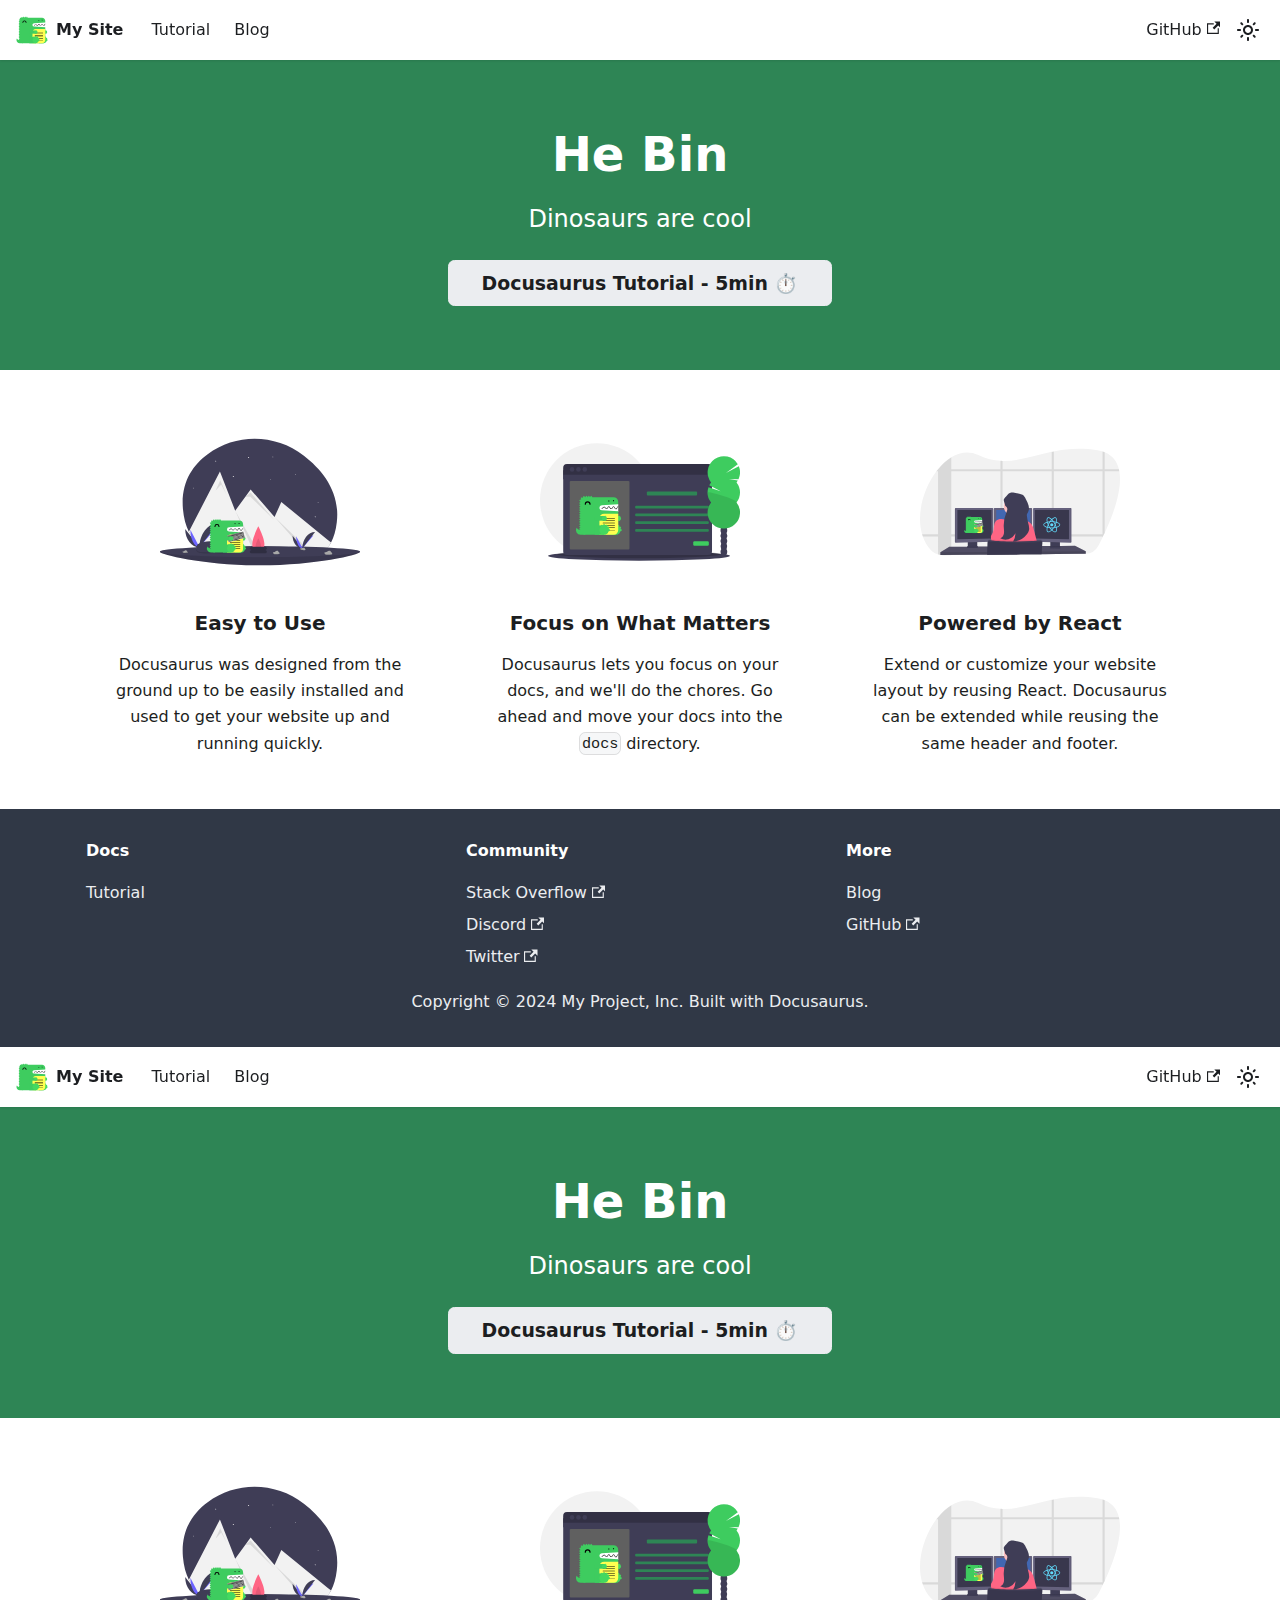
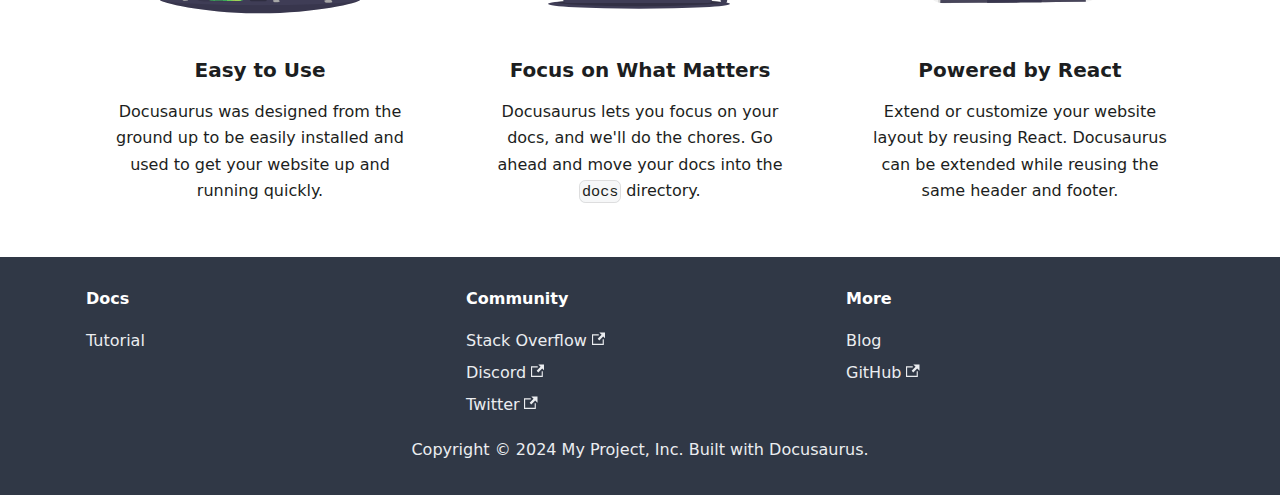
<file: index.html>
<!doctype html>
<html lang="en" dir="ltr" class="plugin-pages plugin-id-default" data-has-hydrated="false">
<head>
<meta charset="UTF-8">
<meta name="generator" content="Docusaurus v3.1.0">
<title data-rh="true">Hello from He Bin | He Bin</title><meta data-rh="true" name="viewport" content="width=device-width,initial-scale=1"><meta data-rh="true" name="twitter:card" content="summary_large_image"><meta data-rh="true" property="og:image" content="https://hoobean1996.github.io/img/docusaurus-social-card.jpg"><meta data-rh="true" name="twitter:image" content="https://hoobean1996.github.io/img/docusaurus-social-card.jpg"><meta data-rh="true" property="og:url" content="https://hoobean1996.github.io/"><meta data-rh="true" property="og:locale" content="en"><meta data-rh="true" name="docusaurus_locale" content="en"><meta data-rh="true" name="docusaurus_tag" content="default"><meta data-rh="true" name="docsearch:language" content="en"><meta data-rh="true" name="docsearch:docusaurus_tag" content="default"><meta data-rh="true" property="og:title" content="Hello from He Bin | He Bin"><meta data-rh="true" name="description" content="Description will go into a meta tag in &lt;head /&gt;"><meta data-rh="true" property="og:description" content="Description will go into a meta tag in &lt;head /&gt;"><link data-rh="true" rel="icon" href="/img/favicon.ico"><link data-rh="true" rel="canonical" href="https://hoobean1996.github.io/"><link data-rh="true" rel="alternate" href="https://hoobean1996.github.io/" hreflang="en"><link data-rh="true" rel="alternate" href="https://hoobean1996.github.io/" hreflang="x-default"><script data-rh="true">function insertBanner(){var n=document.createElement("div");n.id="__docusaurus-base-url-issue-banner-container";n.innerHTML='\n<div id="__docusaurus-base-url-issue-banner" style="border: thick solid red; background-color: rgb(255, 230, 179); margin: 20px; padding: 20px; font-size: 20px;">\n   <p style="font-weight: bold; font-size: 30px;">Your Docusaurus site did not load properly.</p>\n   <p>A very common reason is a wrong site <a href="https://docusaurus.io/docs/docusaurus.config.js/#baseUrl" style="font-weight: bold;">baseUrl configuration</a>.</p>\n   <p>Current configured baseUrl = <span style="font-weight: bold; color: red;">/</span>  (default value)</p>\n   <p>We suggest trying baseUrl = <span id="__docusaurus-base-url-issue-banner-suggestion-container" style="font-weight: bold; color: green;"></span></p>\n</div>\n',document.body.prepend(n);var e=document.getElementById("__docusaurus-base-url-issue-banner-suggestion-container"),s=window.location.pathname,o="/"===s.substr(-1)?s:s+"/";e.innerHTML=o}document.addEventListener("DOMContentLoaded",(function(){void 0===window.docusaurus&&insertBanner()}))</script><link rel="alternate" type="application/rss+xml" href="/blog/rss.xml" title="He Bin RSS Feed">
<link rel="alternate" type="application/atom+xml" href="/blog/atom.xml" title="He Bin Atom Feed"><link rel="stylesheet" href="/assets/css/styles.0b6ebd38.css">
<script src="/assets/js/runtime~main.9acf9d2d.js" defer="defer"></script>
<script src="/assets/js/main.51b5fa6a.js" defer="defer"></script>
</head>
<body class="navigation-with-keyboard">
<script>!function(){function t(t){document.documentElement.setAttribute("data-theme",t)}var e=function(){try{return new URLSearchParams(window.location.search).get("docusaurus-theme")}catch(t){}}()||function(){try{return localStorage.getItem("theme")}catch(t){}}();t(null!==e?e:"light")}(),function(){try{const c=new URLSearchParams(window.location.search).entries();for(var[t,e]of c)if(t.startsWith("docusaurus-data-")){var a=t.replace("docusaurus-data-","data-");document.documentElement.setAttribute(a,e)}}catch(t){}}()</script><div id="__docusaurus"><div role="region" aria-label="Skip to main content"><a class="skipToContent_fXgn" href="#__docusaurus_skipToContent_fallback">Skip to main content</a></div><nav aria-label="Main" class="navbar navbar--fixed-top"><div class="navbar__inner"><div class="navbar__items"><button aria-label="Toggle navigation bar" aria-expanded="false" class="navbar__toggle clean-btn" type="button"><svg width="30" height="30" viewBox="0 0 30 30" aria-hidden="true"><path stroke="currentColor" stroke-linecap="round" stroke-miterlimit="10" stroke-width="2" d="M4 7h22M4 15h22M4 23h22"></path></svg></button><a class="navbar__brand" href="/"><div class="navbar__logo"><img src="/img/logo.svg" alt="My Site Logo" class="themedComponent_mlkZ themedComponent--light_NVdE"><img src="/img/logo.svg" alt="My Site Logo" class="themedComponent_mlkZ themedComponent--dark_xIcU"></div><b class="navbar__title text--truncate">My Site</b></a><a class="navbar__item navbar__link" href="/docs/intro">Tutorial</a><a class="navbar__item navbar__link" href="/blog">Blog</a></div><div class="navbar__items navbar__items--right"><a href="https://github.com/facebook/docusaurus" target="_blank" rel="noopener noreferrer" class="navbar__item navbar__link">GitHub<svg width="13.5" height="13.5" aria-hidden="true" viewBox="0 0 24 24" class="iconExternalLink_nPIU"><path fill="currentColor" d="M21 13v10h-21v-19h12v2h-10v15h17v-8h2zm3-12h-10.988l4.035 4-6.977 7.07 2.828 2.828 6.977-7.07 4.125 4.172v-11z"></path></svg></a><div class="toggle_vylO colorModeToggle_DEke"><button class="clean-btn toggleButton_gllP toggleButtonDisabled_aARS" type="button" disabled="" title="Switch between dark and light mode (currently light mode)" aria-label="Switch between dark and light mode (currently light mode)" aria-live="polite"><svg viewBox="0 0 24 24" width="24" height="24" class="lightToggleIcon_pyhR"><path fill="currentColor" d="M12,9c1.65,0,3,1.35,3,3s-1.35,3-3,3s-3-1.35-3-3S10.35,9,12,9 M12,7c-2.76,0-5,2.24-5,5s2.24,5,5,5s5-2.24,5-5 S14.76,7,12,7L12,7z M2,13l2,0c0.55,0,1-0.45,1-1s-0.45-1-1-1l-2,0c-0.55,0-1,0.45-1,1S1.45,13,2,13z M20,13l2,0c0.55,0,1-0.45,1-1 s-0.45-1-1-1l-2,0c-0.55,0-1,0.45-1,1S19.45,13,20,13z M11,2v2c0,0.55,0.45,1,1,1s1-0.45,1-1V2c0-0.55-0.45-1-1-1S11,1.45,11,2z M11,20v2c0,0.55,0.45,1,1,1s1-0.45,1-1v-2c0-0.55-0.45-1-1-1C11.45,19,11,19.45,11,20z M5.99,4.58c-0.39-0.39-1.03-0.39-1.41,0 c-0.39,0.39-0.39,1.03,0,1.41l1.06,1.06c0.39,0.39,1.03,0.39,1.41,0s0.39-1.03,0-1.41L5.99,4.58z M18.36,16.95 c-0.39-0.39-1.03-0.39-1.41,0c-0.39,0.39-0.39,1.03,0,1.41l1.06,1.06c0.39,0.39,1.03,0.39,1.41,0c0.39-0.39,0.39-1.03,0-1.41 L18.36,16.95z M19.42,5.99c0.39-0.39,0.39-1.03,0-1.41c-0.39-0.39-1.03-0.39-1.41,0l-1.06,1.06c-0.39,0.39-0.39,1.03,0,1.41 s1.03,0.39,1.41,0L19.42,5.99z M7.05,18.36c0.39-0.39,0.39-1.03,0-1.41c-0.39-0.39-1.03-0.39-1.41,0l-1.06,1.06 c-0.39,0.39-0.39,1.03,0,1.41s1.03,0.39,1.41,0L7.05,18.36z"></path></svg><svg viewBox="0 0 24 24" width="24" height="24" class="darkToggleIcon_wfgR"><path fill="currentColor" d="M9.37,5.51C9.19,6.15,9.1,6.82,9.1,7.5c0,4.08,3.32,7.4,7.4,7.4c0.68,0,1.35-0.09,1.99-0.27C17.45,17.19,14.93,19,12,19 c-3.86,0-7-3.14-7-7C5,9.07,6.81,6.55,9.37,5.51z M12,3c-4.97,0-9,4.03-9,9s4.03,9,9,9s9-4.03,9-9c0-0.46-0.04-0.92-0.1-1.36 c-0.98,1.37-2.58,2.26-4.4,2.26c-2.98,0-5.4-2.42-5.4-5.4c0-1.81,0.89-3.42,2.26-4.4C12.92,3.04,12.46,3,12,3L12,3z"></path></svg></button></div><div class="navbarSearchContainer_Bca1"></div></div></div><div role="presentation" class="navbar-sidebar__backdrop"></div></nav><div id="__docusaurus_skipToContent_fallback" class="main-wrapper mainWrapper_z2l0"><header class="hero hero--primary heroBanner_qdFl"><div class="container"><h1 class="hero__title">He Bin</h1><p class="hero__subtitle">Dinosaurs are cool</p><div class="buttons_AeoN"><a class="button button--secondary button--lg" href="/docs/intro">Docusaurus Tutorial - 5min ⏱️</a></div></div></header><main><section class="features_t9lD"><div class="container"><div class="row"><div class="col col--4"><div class="text--center"><svg xmlns="http://www.w3.org/2000/svg" width="1088" height="687.962" viewBox="0 0 1088 687.962" class="featureSvg_GfXr" role="img"><title>Easy to Use</title><g data-name="Group 12"><g data-name="Group 11"><path data-name="Path 83" d="M961.81 454.442c-5.27 45.15-16.22 81.4-31.25 110.31-20 38.52-54.21 54.04-84.77 70.28a193.275 193.275 0 0 1-27.46 11.94c-55.61 19.3-117.85 14.18-166.74 3.99a657.282 657.282 0 0 0-104.09-13.16q-14.97-.675-29.97-.67c-15.42.02-293.07 5.29-360.67-131.57-16.69-33.76-28.13-75-32.24-125.27-11.63-142.12 52.29-235.46 134.74-296.47 155.97-115.41 369.76-110.57 523.43 7.88 102.36 78.9 198.2 198.31 179.02 362.74Z" fill="#3f3d56"></path><path data-name="Path 84" d="M930.56 564.752c-20 38.52-47.21 64.04-77.77 80.28a193.272 193.272 0 0 1-27.46 11.94c-55.61 19.3-117.85 14.18-166.74 3.99a657.3 657.3 0 0 0-104.09-13.16q-14.97-.675-29.97-.67-23.13.03-46.25 1.72c-100.17 7.36-253.82-6.43-321.42-143.29L326 177.962l62.95 161.619 20.09 51.59 55.37-75.98L493 275.962l130.2 149.27 36.8-81.27 254.78 207.919 14.21 11.59Z" fill="#f2f2f2"></path><path data-name="Path 85" d="m302 282.962 26-57 36 83-31-60Z" opacity="0.1"></path><path data-name="Path 86" d="M554.5 647.802q-14.97-.675-29.97-.67l-115.49-255.96Z" opacity="0.1"></path><path data-name="Path 87" d="M464.411 315.191 493 292.962l130 150-132-128Z" opacity="0.1"></path><path data-name="Path 88" d="M852.79 645.032a193.265 193.265 0 0 1-27.46 11.94L623.2 425.232Z" opacity="0.1"></path><circle data-name="Ellipse 11" cx="3" cy="3" r="3" transform="translate(479 98.962)" fill="#f2f2f2"></circle><circle data-name="Ellipse 12" cx="3" cy="3" r="3" transform="translate(396 201.962)" fill="#f2f2f2"></circle><circle data-name="Ellipse 13" cx="2" cy="2" r="2" transform="translate(600 220.962)" fill="#f2f2f2"></circle><circle data-name="Ellipse 14" cx="2" cy="2" r="2" transform="translate(180 265.962)" fill="#f2f2f2"></circle><circle data-name="Ellipse 15" cx="2" cy="2" r="2" transform="translate(612 96.962)" fill="#f2f2f2"></circle><circle data-name="Ellipse 16" cx="2" cy="2" r="2" transform="translate(736 192.962)" fill="#f2f2f2"></circle><circle data-name="Ellipse 17" cx="2" cy="2" r="2" transform="translate(858 344.962)" fill="#f2f2f2"></circle><path data-name="Path 89" d="M306 121.222h-2.76v-2.76h-1.48v2.76H299v1.478h2.76v2.759h1.48V122.7H306Z" fill="#f2f2f2"></path><path data-name="Path 90" d="M848 424.222h-2.76v-2.76h-1.48v2.76H841v1.478h2.76v2.759h1.48V425.7H848Z" fill="#f2f2f2"></path><path data-name="Path 91" d="M1088 613.962c0 16.569-243.557 74-544 74s-544-57.431-544-74 243.557 14 544 14 544-30.568 544-14Z" fill="#3f3d56"></path><path data-name="Path 92" d="M1088 613.962c0 16.569-243.557 74-544 74s-544-57.431-544-74 243.557 14 544 14 544-30.568 544-14Z" opacity="0.1"></path><ellipse data-name="Ellipse 18" cx="544" cy="30" rx="544" ry="30" transform="translate(0 583.962)" fill="#3f3d56"></ellipse><path data-name="Path 93" d="M568 571.962c0 33.137-14.775 24-33 24s-33 9.137-33-24 33-96 33-96 33 62.863 33 96Z" fill="#ff6584"></path><path data-name="Path 94" d="M550 584.641c0 15.062-6.716 10.909-15 10.909s-15 4.153-15-10.909 15-43.636 15-43.636 15 28.576 15 43.636Z" opacity="0.1"></path><rect data-name="Rectangle 97" width="92" height="18" rx="9" transform="translate(489 604.962)" fill="#2f2e41"></rect><rect data-name="Rectangle 98" width="92" height="18" rx="9" transform="translate(489 586.962)" fill="#2f2e41"></rect><path data-name="Path 95" d="M137 490.528c0 55.343 34.719 100.126 77.626 100.126" fill="#3f3d56"></path><path data-name="Path 96" d="M214.626 590.654c0-55.965 38.745-101.251 86.626-101.251" fill="#6c63ff"></path><path data-name="Path 97" d="M165.125 495.545c0 52.57 22.14 95.109 49.5 95.109" fill="#6c63ff"></path><path data-name="Path 98" d="M214.626 590.654c0-71.511 44.783-129.377 100.126-129.377" fill="#3f3d56"></path><path data-name="Path 99" d="M198.3 591.36s11.009-.339 14.326-2.7 16.934-5.183 17.757-1.395 16.544 18.844 4.115 18.945-28.879-1.936-32.19-3.953-4.008-10.897-4.008-10.897Z" fill="#a8a8a8"></path><path data-name="Path 100" d="M234.716 604.89c-12.429.1-28.879-1.936-32.19-3.953-2.522-1.536-3.527-7.048-3.863-9.591l-.368.014s.7 8.879 4.009 10.9 19.761 4.053 32.19 3.953c3.588-.029 4.827-1.305 4.759-3.2-.498 1.142-1.867 1.855-4.537 1.877Z" opacity="0.2"></path><path data-name="Path 101" d="M721.429 527.062c0 38.029 23.857 68.8 53.341 68.8" fill="#3f3d56"></path><path data-name="Path 102" d="M774.769 595.863c0-38.456 26.623-69.575 59.525-69.575" fill="#6c63ff"></path><path data-name="Path 103" d="M740.755 530.509c0 36.124 15.213 65.354 34.014 65.354" fill="#6c63ff"></path><path data-name="Path 104" d="M774.769 595.863c0-49.139 30.773-88.9 68.8-88.9" fill="#3f3d56"></path><path data-name="Path 105" d="M763.548 596.348s7.565-.233 9.844-1.856 11.636-3.562 12.2-.958 11.368 12.949 2.828 13.018-19.844-1.33-22.119-2.716-2.753-7.488-2.753-7.488Z" fill="#a8a8a8"></path><path data-name="Path 106" d="M788.574 605.645c-8.54.069-19.844-1.33-22.119-2.716-1.733-1.056-2.423-4.843-2.654-6.59l-.253.01s.479 6.1 2.755 7.487 13.579 2.785 22.119 2.716c2.465-.02 3.317-.9 3.27-2.2-.343.788-1.283 1.278-3.118 1.293Z" opacity="0.2"></path><path data-name="Path 107" d="M893.813 618.699s11.36-1.729 14.5-4.591 16.89-7.488 18.217-3.667 19.494 17.447 6.633 19.107-30.153 1.609-33.835-.065-5.515-10.784-5.515-10.784Z" fill="#a8a8a8"></path><path data-name="Path 108" d="M933.228 628.154c-12.86 1.659-30.153 1.609-33.835-.065-2.8-1.275-4.535-6.858-5.2-9.45l-.379.061s1.833 9.109 5.516 10.783 20.975 1.725 33.835.065c3.712-.479 4.836-1.956 4.529-3.906-.375 1.246-1.703 2.156-4.466 2.512Z" opacity="0.2"></path><path data-name="Path 109" d="M614.26 617.881s9.587-1.459 12.237-3.875 14.255-6.32 15.374-3.095 16.452 14.725 5.6 16.125-25.448 1.358-28.555-.055-4.656-9.1-4.656-9.1Z" fill="#a8a8a8"></path><path data-name="Path 110" d="M647.524 625.856c-10.853 1.4-25.448 1.358-28.555-.055-2.367-1.076-3.827-5.788-4.39-7.976l-.32.051s1.547 7.687 4.655 9.1 17.7 1.456 28.555.055c3.133-.4 4.081-1.651 3.822-3.3-.314 1.057-1.435 1.825-3.767 2.125Z" opacity="0.2"></path><path data-name="Path 111" d="M122.389 613.09s7.463-1.136 9.527-3.016 11.1-4.92 11.969-2.409 12.808 11.463 4.358 12.553-19.811 1.057-22.23-.043-3.624-7.085-3.624-7.085Z" fill="#a8a8a8"></path><path data-name="Path 112" d="M148.285 619.302c-8.449 1.09-19.811 1.057-22.23-.043-1.842-.838-2.979-4.506-3.417-6.209l-.249.04s1.2 5.984 3.624 7.085 13.781 1.133 22.23.043c2.439-.315 3.177-1.285 2.976-2.566-.246.818-1.119 1.416-2.934 1.65Z" opacity="0.2"></path><path data-name="Path 113" d="M383.7 601.318c0 30.22-42.124 20.873-93.7 20.873s-93.074 9.347-93.074-20.873 42.118-36.793 93.694-36.793 93.08 6.573 93.08 36.793Z" opacity="0.1"></path><path data-name="Path 114" d="M383.7 593.881c0 30.22-42.124 20.873-93.7 20.873s-93.074 9.347-93.074-20.873 42.114-36.8 93.69-36.8 93.084 6.576 93.084 36.8Z" fill="#3f3d56"></path></g><path data-name="Path 40" d="M360.175 475.732h91.791v37.153h-91.791Z" fill="#fff" fill-rule="evenodd"></path><path data-name="Path 41" d="M277.126 597.026a21.828 21.828 0 0 1-18.908-10.927 21.829 21.829 0 0 0 18.908 32.782h21.855v-21.855Z" fill="#3ecc5f" fill-rule="evenodd"></path><path data-name="Path 42" d="m375.451 481.607 76.514-4.782v-10.928a21.854 21.854 0 0 0-21.855-21.855h-98.347l-2.732-4.735a3.154 3.154 0 0 0-5.464 0l-2.732 4.732-2.732-4.732a3.154 3.154 0 0 0-5.464 0l-2.732 4.732-2.731-4.732a3.154 3.154 0 0 0-5.464 0l-2.732 4.735h-.071l-4.526-4.525a3.153 3.153 0 0 0-5.276 1.414l-1.5 5.577-5.674-1.521a3.154 3.154 0 0 0-3.863 3.864l1.52 5.679-5.575 1.494a3.155 3.155 0 0 0-1.416 5.278l4.526 4.526v.07l-4.735 2.731a3.154 3.154 0 0 0 0 5.464l4.732 2.732-4.732 2.732a3.154 3.154 0 0 0 0 5.464l4.732 2.732-4.732 2.731a3.154 3.154 0 0 0 0 5.464l4.732 2.732-4.732 2.727a3.154 3.154 0 0 0 0 5.464l4.735 2.736-4.735 2.732a3.154 3.154 0 0 0 0 5.464l4.732 2.732-4.732 2.732a3.154 3.154 0 0 0 0 5.464l4.732 2.732-4.732 2.731a3.154 3.154 0 0 0 0 5.464l4.732 2.732-4.732 2.732a3.154 3.154 0 0 0 0 5.464l4.732 2.732-4.732 2.731a3.154 3.154 0 0 0 0 5.464l4.732 2.732-4.732 2.731a3.154 3.154 0 0 0 0 5.464l4.732 2.732-4.732 2.735a3.154 3.154 0 0 0 0 5.464l4.732 2.732-4.732 2.728a3.154 3.154 0 0 0 0 5.464l4.732 2.732a21.854 21.854 0 0 0 21.858 21.855h131.13a21.854 21.854 0 0 0 21.855-21.855v-87.42l-76.514-4.782a11.632 11.632 0 0 1 0-23.219" fill="#3ecc5f" fill-rule="evenodd"></path><path data-name="Path 43" d="M408.255 618.882h32.782v-43.71h-32.782Z" fill="#3ecc5f" fill-rule="evenodd"></path><path data-name="Path 44" d="M462.893 591.563a5.438 5.438 0 0 0-.7.07c-.042-.164-.081-.329-.127-.493a5.457 5.457 0 1 0-5.4-9.372q-.181-.185-.366-.367a5.454 5.454 0 1 0-9.384-5.4c-.162-.046-.325-.084-.486-.126a5.467 5.467 0 1 0-10.788 0c-.162.042-.325.08-.486.126a5.457 5.457 0 1 0-9.384 5.4 21.843 21.843 0 1 0 36.421 21.02 5.452 5.452 0 1 0 .7-10.858" fill="#44d860" fill-rule="evenodd"></path><path data-name="Path 45" d="M419.183 553.317h32.782v-21.855h-32.782Z" fill="#3ecc5f" fill-rule="evenodd"></path><path data-name="Path 46" d="M462.893 545.121a2.732 2.732 0 1 0 0-5.464 2.811 2.811 0 0 0-.349.035c-.022-.082-.04-.164-.063-.246a2.733 2.733 0 0 0-1.052-5.253 2.7 2.7 0 0 0-1.648.566q-.09-.093-.184-.184a2.7 2.7 0 0 0 .553-1.633 2.732 2.732 0 0 0-5.245-1.07 10.928 10.928 0 1 0 0 21.031 2.732 2.732 0 0 0 5.245-1.07 2.7 2.7 0 0 0-.553-1.633q.093-.09.184-.184a2.7 2.7 0 0 0 1.648.566 2.732 2.732 0 0 0 1.052-5.253c.023-.081.042-.164.063-.246a2.814 2.814 0 0 0 .349.035" fill="#44d860" fill-rule="evenodd"></path><path data-name="Path 47" d="M320.836 479.556a2.732 2.732 0 0 1-2.732-2.732 8.2 8.2 0 0 0-16.391 0 2.732 2.732 0 0 1-5.464 0 13.66 13.66 0 0 1 27.319 0 2.732 2.732 0 0 1-2.732 2.732" fill-rule="evenodd"></path><path data-name="Path 48" d="M364.546 618.881h65.565a21.854 21.854 0 0 0 21.855-21.855v-76.492h-65.565a21.854 21.854 0 0 0-21.855 21.855Z" fill="#ffff50" fill-rule="evenodd"></path><path data-name="Path 49" d="M435.596 554.41h-54.681a1.093 1.093 0 1 1 0-2.185h54.681a1.093 1.093 0 0 1 0 2.185m0 21.855h-54.681a1.093 1.093 0 1 1 0-2.186h54.681a1.093 1.093 0 0 1 0 2.186m0 21.855h-54.681a1.093 1.093 0 1 1 0-2.185h54.681a1.093 1.093 0 0 1 0 2.185m0-54.434h-54.681a1.093 1.093 0 1 1 0-2.185h54.681a1.093 1.093 0 0 1 0 2.185m0 21.652h-54.681a1.093 1.093 0 1 1 0-2.186h54.681a1.093 1.093 0 0 1 0 2.186m0 21.855h-54.681a1.093 1.093 0 1 1 0-2.186h54.681a1.093 1.093 0 0 1 0 2.186m16.369-100.959c-.013 0-.024-.007-.037-.005-3.377.115-4.974 3.492-6.384 6.472-1.471 3.114-2.608 5.139-4.473 5.078-2.064-.074-3.244-2.406-4.494-4.874-1.436-2.835-3.075-6.049-6.516-5.929-3.329.114-4.932 3.053-6.346 5.646-1.5 2.762-2.529 4.442-4.5 4.364-2.106-.076-3.225-1.972-4.52-4.167-1.444-2.443-3.112-5.191-6.487-5.1-3.272.113-4.879 2.606-6.3 4.808-1.5 2.328-2.552 3.746-4.551 3.662-2.156-.076-3.27-1.65-4.558-3.472-1.447-2.047-3.077-4.363-6.442-4.251-3.2.109-4.807 2.153-6.224 3.954-1.346 1.709-2.4 3.062-4.621 2.977a1.094 1.094 0 0 0-.079 2.186c3.3.11 4.967-1.967 6.417-3.81 1.286-1.635 2.4-3.045 4.582-3.12 2.1-.09 3.091 1.218 4.584 3.327 1.417 2 3.026 4.277 6.263 4.394 3.391.114 5.022-2.42 6.467-4.663 1.292-2 2.406-3.734 4.535-3.807 1.959-.073 3.026 1.475 4.529 4.022 1.417 2.4 3.023 5.121 6.324 5.241 3.415.118 5.064-2.863 6.5-5.5 1.245-2.282 2.419-4.437 4.5-4.509 1.959-.046 2.981 1.743 4.492 4.732 1.412 2.79 3.013 5.95 6.365 6.071h.185c3.348 0 4.937-3.36 6.343-6.331 1.245-2.634 2.423-5.114 4.444-5.216Z" fill-rule="evenodd"></path><path data-name="Path 50" d="M342.691 618.882h43.71v-43.71h-43.71Z" fill="#3ecc5f" fill-rule="evenodd"></path><g data-name="Group 8" transform="rotate(-14.98 2188.845 -1120.376)"><rect data-name="Rectangle 3" width="92.361" height="36.462" rx="2" fill="#d8d8d8"></rect><g data-name="Group 2" transform="translate(1.531 23.03)" fill="#4a4a4a"><rect data-name="Rectangle 4" width="5.336" height="5.336" rx="1" transform="translate(16.797)"></rect><rect data-name="Rectangle 5" width="5.336" height="5.336" rx="1" transform="translate(23.12)"></rect><rect data-name="Rectangle 6" width="5.336" height="5.336" rx="1" transform="translate(29.444)"></rect><rect data-name="Rectangle 7" width="5.336" height="5.336" rx="1" transform="translate(35.768)"></rect><rect data-name="Rectangle 8" width="5.336" height="5.336" rx="1" transform="translate(42.091)"></rect><rect data-name="Rectangle 9" width="5.336" height="5.336" rx="1" transform="translate(48.415)"></rect><rect data-name="Rectangle 10" width="5.336" height="5.336" rx="1" transform="translate(54.739)"></rect><rect data-name="Rectangle 11" width="5.336" height="5.336" rx="1" transform="translate(61.063)"></rect><rect data-name="Rectangle 12" width="5.336" height="5.336" rx="1" transform="translate(67.386)"></rect><path data-name="Path 51" d="M1.093 0h13.425a1.093 1.093 0 0 1 1.093 1.093v3.15a1.093 1.093 0 0 1-1.093 1.093H1.093A1.093 1.093 0 0 1 0 4.243v-3.15A1.093 1.093 0 0 1 1.093 0ZM75 0h13.426a1.093 1.093 0 0 1 1.093 1.093v3.15a1.093 1.093 0 0 1-1.093 1.093H75a1.093 1.093 0 0 1-1.093-1.093v-3.15A1.093 1.093 0 0 1 75 0Z" fill-rule="evenodd"></path></g><g data-name="Group 3" transform="translate(1.531 10.261)" fill="#4a4a4a"><path data-name="Path 52" d="M1.093 0h5.125A1.093 1.093 0 0 1 7.31 1.093v3.149a1.093 1.093 0 0 1-1.092 1.093H1.093A1.093 1.093 0 0 1 0 4.242V1.093A1.093 1.093 0 0 1 1.093 0Z" fill-rule="evenodd"></path><rect data-name="Rectangle 13" width="5.336" height="5.336" rx="1" transform="translate(8.299)"></rect><rect data-name="Rectangle 14" width="5.336" height="5.336" rx="1" transform="translate(14.623)"></rect><rect data-name="Rectangle 15" width="5.336" height="5.336" rx="1" transform="translate(20.947)"></rect><rect data-name="Rectangle 16" width="5.336" height="5.336" rx="1" transform="translate(27.271)"></rect><rect data-name="Rectangle 17" width="5.336" height="5.336" rx="1" transform="translate(33.594)"></rect><rect data-name="Rectangle 18" width="5.336" height="5.336" rx="1" transform="translate(39.918)"></rect><rect data-name="Rectangle 19" width="5.336" height="5.336" rx="1" transform="translate(46.242)"></rect><rect data-name="Rectangle 20" width="5.336" height="5.336" rx="1" transform="translate(52.565)"></rect><rect data-name="Rectangle 21" width="5.336" height="5.336" rx="1" transform="translate(58.888)"></rect><rect data-name="Rectangle 22" width="5.336" height="5.336" rx="1" transform="translate(65.212)"></rect><rect data-name="Rectangle 23" width="5.336" height="5.336" rx="1" transform="translate(71.536)"></rect><rect data-name="Rectangle 24" width="5.336" height="5.336" rx="1" transform="translate(77.859)"></rect><rect data-name="Rectangle 25" width="5.336" height="5.336" rx="1" transform="translate(84.183)"></rect></g><g data-name="Group 4" transform="rotate(180 45.525 4.773)" fill="#4a4a4a"><path data-name="Path 53" d="M1.093 0h5.126a1.093 1.093 0 0 1 1.093 1.093v3.15a1.093 1.093 0 0 1-1.093 1.093H1.093A1.093 1.093 0 0 1 0 4.243v-3.15A1.093 1.093 0 0 1 1.093 0Z" fill-rule="evenodd"></path><rect data-name="Rectangle 26" width="5.336" height="5.336" rx="1" transform="translate(8.299)"></rect><rect data-name="Rectangle 27" width="5.336" height="5.336" rx="1" transform="translate(14.623)"></rect><rect data-name="Rectangle 28" width="5.336" height="5.336" rx="1" transform="translate(20.947)"></rect><rect data-name="Rectangle 29" width="5.336" height="5.336" rx="1" transform="translate(27.271)"></rect><rect data-name="Rectangle 30" width="5.336" height="5.336" rx="1" transform="translate(33.594)"></rect><rect data-name="Rectangle 31" width="5.336" height="5.336" rx="1" transform="translate(39.918)"></rect><rect data-name="Rectangle 32" width="5.336" height="5.336" rx="1" transform="translate(46.242)"></rect><rect data-name="Rectangle 33" width="5.336" height="5.336" rx="1" transform="translate(52.565)"></rect><rect data-name="Rectangle 34" width="5.336" height="5.336" rx="1" transform="translate(58.889)"></rect><rect data-name="Rectangle 35" width="5.336" height="5.336" rx="1" transform="translate(65.213)"></rect><rect data-name="Rectangle 36" width="5.336" height="5.336" rx="1" transform="translate(71.537)"></rect><rect data-name="Rectangle 37" width="5.336" height="5.336" rx="1" transform="translate(77.86)"></rect><rect data-name="Rectangle 38" width="5.336" height="5.336" rx="1" transform="translate(84.183)"></rect><rect data-name="Rectangle 39" width="5.336" height="5.336" rx="1" transform="translate(8.299)"></rect><rect data-name="Rectangle 40" width="5.336" height="5.336" rx="1" transform="translate(14.623)"></rect><rect data-name="Rectangle 41" width="5.336" height="5.336" rx="1" transform="translate(20.947)"></rect><rect data-name="Rectangle 42" width="5.336" height="5.336" rx="1" transform="translate(27.271)"></rect><rect data-name="Rectangle 43" width="5.336" height="5.336" rx="1" transform="translate(33.594)"></rect><rect data-name="Rectangle 44" width="5.336" height="5.336" rx="1" transform="translate(39.918)"></rect><rect data-name="Rectangle 45" width="5.336" height="5.336" rx="1" transform="translate(46.242)"></rect><rect data-name="Rectangle 46" width="5.336" height="5.336" rx="1" transform="translate(52.565)"></rect><rect data-name="Rectangle 47" width="5.336" height="5.336" rx="1" transform="translate(58.889)"></rect><rect data-name="Rectangle 48" width="5.336" height="5.336" rx="1" transform="translate(65.213)"></rect><rect data-name="Rectangle 49" width="5.336" height="5.336" rx="1" transform="translate(71.537)"></rect><rect data-name="Rectangle 50" width="5.336" height="5.336" rx="1" transform="translate(77.86)"></rect><rect data-name="Rectangle 51" width="5.336" height="5.336" rx="1" transform="translate(84.183)"></rect></g><g data-name="Group 6" fill="#4a4a4a"><path data-name="Path 54" d="M2.624 16.584h7.3a1.093 1.093 0 0 1 1.092 1.093v3.15a1.093 1.093 0 0 1-1.093 1.093h-7.3a1.093 1.093 0 0 1-1.092-1.093v-3.149a1.093 1.093 0 0 1 1.093-1.094Z" fill-rule="evenodd"></path><g data-name="Group 5" transform="translate(12.202 16.584)"><rect data-name="Rectangle 52" width="5.336" height="5.336" rx="1"></rect><rect data-name="Rectangle 53" width="5.336" height="5.336" rx="1" transform="translate(6.324)"></rect><rect data-name="Rectangle 54" width="5.336" height="5.336" rx="1" transform="translate(12.647)"></rect><rect data-name="Rectangle 55" width="5.336" height="5.336" rx="1" transform="translate(18.971)"></rect><rect data-name="Rectangle 56" width="5.336" height="5.336" rx="1" transform="translate(25.295)"></rect><rect data-name="Rectangle 57" width="5.336" height="5.336" rx="1" transform="translate(31.619)"></rect><rect data-name="Rectangle 58" width="5.336" height="5.336" rx="1" transform="translate(37.942)"></rect><rect data-name="Rectangle 59" width="5.336" height="5.336" rx="1" transform="translate(44.265)"></rect><rect data-name="Rectangle 60" width="5.336" height="5.336" rx="1" transform="translate(50.589)"></rect><rect data-name="Rectangle 61" width="5.336" height="5.336" rx="1" transform="translate(56.912)"></rect><rect data-name="Rectangle 62" width="5.336" height="5.336" rx="1" transform="translate(63.236)"></rect></g><path data-name="Path 55" d="M83.053 16.584h6.906a1.093 1.093 0 0 1 1.091 1.093v3.15a1.093 1.093 0 0 1-1.091 1.093h-6.907a1.093 1.093 0 0 1-1.093-1.093v-3.149a1.093 1.093 0 0 1 1.093-1.094Z" fill-rule="evenodd"></path></g><g data-name="Group 7" transform="translate(1.531 29.627)" fill="#4a4a4a"><rect data-name="Rectangle 63" width="5.336" height="5.336" rx="1"></rect><rect data-name="Rectangle 64" width="5.336" height="5.336" rx="1" transform="translate(6.324)"></rect><rect data-name="Rectangle 65" width="5.336" height="5.336" rx="1" transform="translate(12.647)"></rect><rect data-name="Rectangle 66" width="5.336" height="5.336" rx="1" transform="translate(18.971)"></rect><path data-name="Path 56" d="M26.387 0h30.422a1.093 1.093 0 0 1 1.093 1.093v3.151a1.093 1.093 0 0 1-1.093 1.093H26.387a1.093 1.093 0 0 1-1.093-1.093V1.093A1.093 1.093 0 0 1 26.387 0Zm33.594 0h3.942a1.093 1.093 0 0 1 1.093 1.093v3.151a1.093 1.093 0 0 1-1.093 1.093h-3.942a1.093 1.093 0 0 1-1.093-1.093V1.093A1.093 1.093 0 0 1 59.981 0Z" fill-rule="evenodd"></path><rect data-name="Rectangle 67" width="5.336" height="5.336" rx="1" transform="translate(66.003)"></rect><rect data-name="Rectangle 68" width="5.336" height="5.336" rx="1" transform="translate(72.327)"></rect><rect data-name="Rectangle 69" width="5.336" height="5.336" rx="1" transform="translate(84.183)"></rect><path data-name="Path 57" d="M78.254 2.273v-1.18A1.093 1.093 0 0 1 79.347 0h3.15a1.093 1.093 0 0 1 1.093 1.093v1.18Z"></path><path data-name="Path 58" d="M83.591 3.063v1.18a1.093 1.093 0 0 1-1.093 1.093h-3.15a1.093 1.093 0 0 1-1.093-1.093v-1.18Z"></path></g><rect data-name="Rectangle 70" width="88.927" height="2.371" rx="1.085" transform="translate(1.925 1.17)" fill="#4a4a4a"></rect><rect data-name="Rectangle 71" width="4.986" height="1.581" rx="0.723" transform="translate(4.1 1.566)" fill="#d8d8d8" opacity="0.136"></rect><rect data-name="Rectangle 72" width="4.986" height="1.581" rx="0.723" transform="translate(10.923 1.566)" fill="#d8d8d8" opacity="0.136"></rect><rect data-name="Rectangle 73" width="4.986" height="1.581" rx="0.723" transform="translate(16.173 1.566)" fill="#d8d8d8" opacity="0.136"></rect><rect data-name="Rectangle 74" width="4.986" height="1.581" rx="0.723" transform="translate(21.421 1.566)" fill="#d8d8d8" opacity="0.136"></rect><rect data-name="Rectangle 75" width="4.986" height="1.581" rx="0.723" transform="translate(26.671 1.566)" fill="#d8d8d8" opacity="0.136"></rect><rect data-name="Rectangle 76" width="4.986" height="1.581" rx="0.723" transform="translate(33.232 1.566)" fill="#d8d8d8" opacity="0.136"></rect><rect data-name="Rectangle 77" width="4.986" height="1.581" rx="0.723" transform="translate(38.48 1.566)" fill="#d8d8d8" opacity="0.136"></rect><rect data-name="Rectangle 78" width="4.986" height="1.581" rx="0.723" transform="translate(43.73 1.566)" fill="#d8d8d8" opacity="0.136"></rect><rect data-name="Rectangle 79" width="4.986" height="1.581" rx="0.723" transform="translate(48.978 1.566)" fill="#d8d8d8" opacity="0.136"></rect><rect data-name="Rectangle 80" width="4.986" height="1.581" rx="0.723" transform="translate(55.54 1.566)" fill="#d8d8d8" opacity="0.136"></rect><rect data-name="Rectangle 81" width="4.986" height="1.581" rx="0.723" transform="translate(60.788 1.566)" fill="#d8d8d8" opacity="0.136"></rect><rect data-name="Rectangle 82" width="4.986" height="1.581" rx="0.723" transform="translate(66.038 1.566)" fill="#d8d8d8" opacity="0.136"></rect><rect data-name="Rectangle 83" width="4.986" height="1.581" rx="0.723" transform="translate(72.599 1.566)" fill="#d8d8d8" opacity="0.136"></rect><rect data-name="Rectangle 84" width="4.986" height="1.581" rx="0.723" transform="translate(77.847 1.566)" fill="#d8d8d8" opacity="0.136"></rect><rect data-name="Rectangle 85" width="4.986" height="1.581" rx="0.723" transform="translate(83.097 1.566)" fill="#d8d8d8" opacity="0.136"></rect></g><path data-name="Path 59" d="M408.256 591.563a5.439 5.439 0 0 0-.7.07c-.042-.164-.081-.329-.127-.493a5.457 5.457 0 1 0-5.4-9.372q-.181-.185-.366-.367a5.454 5.454 0 1 0-9.384-5.4c-.162-.046-.325-.084-.486-.126a5.467 5.467 0 1 0-10.788 0c-.162.042-.325.08-.486.126a5.457 5.457 0 1 0-9.384 5.4 21.843 21.843 0 1 0 36.421 21.02 5.452 5.452 0 1 0 .7-10.858" fill="#44d860" fill-rule="evenodd"></path><path data-name="Path 60" d="M342.691 553.317h43.71v-21.855h-43.71Z" fill="#3ecc5f" fill-rule="evenodd"></path><path data-name="Path 61" d="M397.328 545.121a2.732 2.732 0 1 0 0-5.464 2.811 2.811 0 0 0-.349.035c-.022-.082-.04-.164-.063-.246a2.733 2.733 0 0 0-1.052-5.253 2.7 2.7 0 0 0-1.648.566q-.09-.093-.184-.184a2.7 2.7 0 0 0 .553-1.633 2.732 2.732 0 0 0-5.245-1.07 10.928 10.928 0 1 0 0 21.031 2.732 2.732 0 0 0 5.245-1.07 2.7 2.7 0 0 0-.553-1.633q.093-.09.184-.184a2.7 2.7 0 0 0 1.648.566 2.732 2.732 0 0 0 1.052-5.253c.023-.081.042-.164.063-.246a2.811 2.811 0 0 0 .349.035" fill="#44d860" fill-rule="evenodd"></path><path data-name="Path 62" d="M408.256 464.531a2.967 2.967 0 0 1-.535-.055 2.754 2.754 0 0 1-.514-.153 2.838 2.838 0 0 1-.471-.251 4.139 4.139 0 0 1-.415-.339 3.2 3.2 0 0 1-.338-.415 2.7 2.7 0 0 1-.459-1.517 2.968 2.968 0 0 1 .055-.535 3.152 3.152 0 0 1 .152-.514 2.874 2.874 0 0 1 .252-.47 2.633 2.633 0 0 1 .753-.754 2.837 2.837 0 0 1 .471-.251 2.753 2.753 0 0 1 .514-.153 2.527 2.527 0 0 1 1.071 0 2.654 2.654 0 0 1 .983.4 4.139 4.139 0 0 1 .415.339 4.019 4.019 0 0 1 .339.415 2.786 2.786 0 0 1 .251.47 2.864 2.864 0 0 1 .208 1.049 2.77 2.77 0 0 1-.8 1.934 4.139 4.139 0 0 1-.415.339 2.722 2.722 0 0 1-1.519.459m21.855-1.366a2.789 2.789 0 0 1-1.935-.8 4.162 4.162 0 0 1-.338-.415 2.7 2.7 0 0 1-.459-1.519 2.789 2.789 0 0 1 .8-1.934 4.139 4.139 0 0 1 .415-.339 2.838 2.838 0 0 1 .471-.251 2.752 2.752 0 0 1 .514-.153 2.527 2.527 0 0 1 1.071 0 2.654 2.654 0 0 1 .983.4 4.139 4.139 0 0 1 .415.339 2.79 2.79 0 0 1 .8 1.934 3.069 3.069 0 0 1-.055.535 2.779 2.779 0 0 1-.153.514 3.885 3.885 0 0 1-.251.47 4.02 4.02 0 0 1-.339.415 4.138 4.138 0 0 1-.415.339 2.722 2.722 0 0 1-1.519.459" fill-rule="evenodd"></path></g></svg></div><div class="text--center padding-horiz--md"><h3>Easy to Use</h3><p>Docusaurus was designed from the ground up to be easily installed and used to get your website up and running quickly.</p></div></div><div class="col col--4"><div class="text--center"><svg xmlns="http://www.w3.org/2000/svg" width="1129" height="663" viewBox="0 0 1129 663" class="featureSvg_GfXr" role="img"><title>Focus on What Matters</title><circle cx="321" cy="321" r="321" fill="#f2f2f2"></circle><ellipse cx="559" cy="635.5" rx="514" ry="27.5" fill="#3f3d56"></ellipse><ellipse cx="558" cy="627" rx="460" ry="22" opacity="0.2"></ellipse><path fill="#3f3d56" d="M131 152.5h840v50H131z"></path><path d="M131 608.83a21.67 21.67 0 0 0 21.67 21.67h796.66A21.67 21.67 0 0 0 971 608.83V177.5H131ZM949.33 117.5H152.67A21.67 21.67 0 0 0 131 139.17v38.33h840v-38.33a21.67 21.67 0 0 0-21.67-21.67Z" fill="#3f3d56"></path><path d="M949.33 117.5H152.67A21.67 21.67 0 0 0 131 139.17v38.33h840v-38.33a21.67 21.67 0 0 0-21.67-21.67Z" opacity="0.2"></path><circle cx="181" cy="147.5" r="13" fill="#3f3d56"></circle><circle cx="217" cy="147.5" r="13" fill="#3f3d56"></circle><circle cx="253" cy="147.5" r="13" fill="#3f3d56"></circle><rect x="168" y="213.5" width="337" height="386" rx="5.335" fill="#606060"></rect><rect x="603" y="272.5" width="284" height="22" rx="5.476" fill="#2e8555"></rect><rect x="537" y="352.5" width="416" height="15" rx="5.476" fill="#2e8555"></rect><rect x="537" y="396.5" width="416" height="15" rx="5.476" fill="#2e8555"></rect><rect x="537" y="440.5" width="416" height="15" rx="5.476" fill="#2e8555"></rect><rect x="537" y="484.5" width="416" height="15" rx="5.476" fill="#2e8555"></rect><rect x="865" y="552.5" width="88" height="26" rx="7.028" fill="#3ecc5f"></rect><path d="M1053.103 506.116a30.114 30.114 0 0 0 3.983-15.266c0-13.797-8.544-24.98-19.083-24.98s-19.082 11.183-19.082 24.98a30.114 30.114 0 0 0 3.983 15.266 31.248 31.248 0 0 0 0 30.532 31.248 31.248 0 0 0 0 30.532 31.248 31.248 0 0 0 0 30.532 30.114 30.114 0 0 0-3.983 15.266c0 13.797 8.543 24.981 19.082 24.981s19.083-11.184 19.083-24.98a30.114 30.114 0 0 0-3.983-15.267 31.248 31.248 0 0 0 0-30.532 31.248 31.248 0 0 0 0-30.532 31.248 31.248 0 0 0 0-30.532Z" fill="#3f3d56"></path><ellipse cx="1038.003" cy="460.318" rx="19.083" ry="24.981" fill="#3f3d56"></ellipse><ellipse cx="1038.003" cy="429.786" rx="19.083" ry="24.981" fill="#3f3d56"></ellipse><path d="M1109.439 220.845a91.61 91.61 0 0 0 7.106-10.461l-50.14-8.235 54.228.403a91.566 91.566 0 0 0 1.746-72.426l-72.755 37.742 67.097-49.321A91.413 91.413 0 1 0 965.75 220.845a91.458 91.458 0 0 0-10.425 16.67l65.087 33.814-69.4-23.292a91.46 91.46 0 0 0 14.738 85.837 91.406 91.406 0 1 0 143.689 0 91.418 91.418 0 0 0 0-113.03Z" fill="#3ecc5f" fill-rule="evenodd"></path><path d="M946.188 277.36a91.013 91.013 0 0 0 19.562 56.514 91.406 91.406 0 1 0 143.689 0c12.25-15.553-163.25-66.774-163.25-56.515Z" opacity="0.1"></path><path d="M330.12 342.936h111.474v45.12H330.12Z" fill="#fff" fill-rule="evenodd"></path><path d="M229.263 490.241a26.51 26.51 0 0 1-22.963-13.27 26.51 26.51 0 0 0 22.963 39.812h26.541V490.24Z" fill="#3ecc5f" fill-rule="evenodd"></path><path d="m348.672 350.07 92.922-5.807v-13.27a26.54 26.54 0 0 0-26.541-26.542H295.616l-3.318-5.746a3.83 3.83 0 0 0-6.635 0l-3.318 5.746-3.317-5.746a3.83 3.83 0 0 0-6.636 0l-3.317 5.746-3.318-5.746a3.83 3.83 0 0 0-6.635 0l-3.318 5.746c-.03 0-.056.004-.086.004l-5.497-5.495a3.83 3.83 0 0 0-6.407 1.717l-1.817 6.773-6.89-1.847a3.83 3.83 0 0 0-4.691 4.693l1.844 6.891-6.77 1.814a3.832 3.832 0 0 0-1.72 6.41l5.497 5.497c0 .028-.004.055-.004.085l-5.747 3.317a3.83 3.83 0 0 0 0 6.636l5.747 3.317-5.747 3.318a3.83 3.83 0 0 0 0 6.635l5.747 3.318-5.747 3.318a3.83 3.83 0 0 0 0 6.635l5.747 3.318-5.747 3.317a3.83 3.83 0 0 0 0 6.636l5.747 3.317-5.747 3.318a3.83 3.83 0 0 0 0 6.636l5.747 3.317-5.747 3.318a3.83 3.83 0 0 0 0 6.635l5.747 3.318-5.747 3.318a3.83 3.83 0 0 0 0 6.635l5.747 3.318-5.747 3.317a3.83 3.83 0 0 0 0 6.636l5.747 3.317-5.747 3.318a3.83 3.83 0 0 0 0 6.635l5.747 3.318-5.747 3.318a3.83 3.83 0 0 0 0 6.635l5.747 3.318-5.747 3.317a3.83 3.83 0 0 0 0 6.636l5.747 3.317-5.747 3.318a3.83 3.83 0 0 0 0 6.635l5.747 3.318a26.54 26.54 0 0 0 26.541 26.542h159.249a26.54 26.54 0 0 0 26.541-26.542V384.075l-92.922-5.807a14.126 14.126 0 0 1 0-28.197" fill="#3ecc5f" fill-rule="evenodd"></path><path d="M388.511 516.783h39.812V463.7h-39.812Z" fill="#3ecc5f" fill-rule="evenodd"></path><path d="M454.865 483.606a6.602 6.602 0 0 0-.848.085c-.05-.2-.099-.4-.154-.599a6.627 6.627 0 1 0-6.557-11.382q-.22-.225-.445-.446a6.624 6.624 0 1 0-11.397-6.564c-.196-.055-.394-.102-.59-.152a6.64 6.64 0 1 0-13.101 0c-.197.05-.394.097-.59.152a6.628 6.628 0 1 0-11.398 6.564 26.528 26.528 0 1 0 44.232 25.528 6.621 6.621 0 1 0 .848-13.186" fill="#44d860" fill-rule="evenodd"></path><path d="M401.782 437.158h39.812v-26.541h-39.812Z" fill="#3ecc5f" fill-rule="evenodd"></path><path d="M454.865 427.205a3.318 3.318 0 0 0 0-6.635 3.411 3.411 0 0 0-.424.042c-.026-.1-.049-.199-.077-.298a3.319 3.319 0 0 0-1.278-6.38 3.282 3.282 0 0 0-2 .688q-.11-.113-.224-.223a3.282 3.282 0 0 0 .672-1.983 3.318 3.318 0 0 0-6.37-1.299 13.27 13.27 0 1 0 0 25.541 3.318 3.318 0 0 0 6.37-1.3 3.282 3.282 0 0 0-.672-1.982q.114-.11.223-.223a3.282 3.282 0 0 0 2.001.688 3.318 3.318 0 0 0 1.278-6.38c.028-.098.05-.199.077-.298a3.413 3.413 0 0 0 .424.042" fill="#44d860" fill-rule="evenodd"></path><path d="M282.345 347.581a3.318 3.318 0 0 1-3.317-3.318 9.953 9.953 0 1 0-19.906 0 3.318 3.318 0 1 1-6.636 0 16.588 16.588 0 1 1 33.177 0 3.318 3.318 0 0 1-3.318 3.318" fill-rule="evenodd"></path><path d="M335.428 516.783h79.625a26.54 26.54 0 0 0 26.541-26.542v-92.895H361.97a26.54 26.54 0 0 0-26.542 26.542Z" fill="#ffff50" fill-rule="evenodd"></path><path d="M421.714 438.485h-66.406a1.327 1.327 0 0 1 0-2.654h66.406a1.327 1.327 0 0 1 0 2.654m0 26.542h-66.406a1.327 1.327 0 1 1 0-2.654h66.406a1.327 1.327 0 0 1 0 2.654m0 26.541h-66.406a1.327 1.327 0 1 1 0-2.654h66.406a1.327 1.327 0 0 1 0 2.654m0-66.106h-66.406a1.327 1.327 0 0 1 0-2.655h66.406a1.327 1.327 0 0 1 0 2.655m0 26.294h-66.406a1.327 1.327 0 0 1 0-2.654h66.406a1.327 1.327 0 0 1 0 2.654m0 26.542h-66.406a1.327 1.327 0 0 1 0-2.655h66.406a1.327 1.327 0 0 1 0 2.655m19.88-122.607c-.016 0-.03-.008-.045-.007-4.1.14-6.04 4.241-7.753 7.86-1.786 3.783-3.168 6.242-5.432 6.167-2.506-.09-3.94-2.922-5.458-5.918-1.744-3.443-3.734-7.347-7.913-7.201-4.042.138-5.99 3.708-7.706 6.857-1.828 3.355-3.071 5.394-5.47 5.3-2.557-.093-3.916-2.395-5.488-5.06-1.753-2.967-3.78-6.304-7.878-6.19-3.973.137-5.925 3.166-7.648 5.84-1.822 2.826-3.098 4.549-5.527 4.447-2.618-.093-3.97-2.004-5.535-4.216-1.757-2.486-3.737-5.3-7.823-5.163-3.886.133-5.838 2.615-7.56 4.802-1.634 2.075-2.91 3.718-5.611 3.615a1.328 1.328 0 1 0-.096 2.654c4.004.134 6.032-2.389 7.793-4.628 1.562-1.985 2.91-3.698 5.564-3.789 2.556-.108 3.754 1.48 5.567 4.041 1.721 2.434 3.675 5.195 7.606 5.337 4.118.138 6.099-2.94 7.853-5.663 1.569-2.434 2.923-4.535 5.508-4.624 2.38-.088 3.674 1.792 5.5 4.885 1.722 2.916 3.671 6.22 7.68 6.365 4.147.143 6.15-3.477 7.895-6.682 1.511-2.77 2.938-5.388 5.466-5.475 2.38-.056 3.62 2.116 5.456 5.746 1.714 3.388 3.658 7.226 7.73 7.373l.224.004c4.066 0 5.996-4.08 7.704-7.689 1.511-3.198 2.942-6.21 5.397-6.334Z" fill-rule="evenodd"></path><path d="M308.887 516.783h53.083V463.7h-53.083Z" fill="#3ecc5f" fill-rule="evenodd"></path><path d="M388.511 483.606a6.602 6.602 0 0 0-.848.085c-.05-.2-.098-.4-.154-.599a6.627 6.627 0 1 0-6.557-11.382q-.22-.225-.444-.446a6.624 6.624 0 1 0-11.397-6.564c-.197-.055-.394-.102-.59-.152a6.64 6.64 0 1 0-13.102 0c-.196.05-.394.097-.59.152a6.628 6.628 0 1 0-11.397 6.564 26.528 26.528 0 1 0 44.231 25.528 6.621 6.621 0 1 0 .848-13.186" fill="#44d860" fill-rule="evenodd"></path><path d="M308.887 437.158h53.083v-26.541h-53.083Z" fill="#3ecc5f" fill-rule="evenodd"></path><path d="M375.24 427.205a3.318 3.318 0 1 0 0-6.635 3.411 3.411 0 0 0-.423.042c-.026-.1-.05-.199-.077-.298a3.319 3.319 0 0 0-1.278-6.38 3.282 3.282 0 0 0-2.001.688q-.11-.113-.223-.223a3.282 3.282 0 0 0 .671-1.983 3.318 3.318 0 0 0-6.37-1.299 13.27 13.27 0 1 0 0 25.541 3.318 3.318 0 0 0 6.37-1.3 3.282 3.282 0 0 0-.671-1.982q.113-.11.223-.223a3.282 3.282 0 0 0 2.001.688 3.318 3.318 0 0 0 1.278-6.38c.028-.098.05-.199.077-.298a3.413 3.413 0 0 0 .423.042" fill="#44d860" fill-rule="evenodd"></path><path d="M388.511 329.334a3.603 3.603 0 0 1-.65-.067 3.344 3.344 0 0 1-.624-.185 3.447 3.447 0 0 1-.572-.306 5.027 5.027 0 0 1-.504-.411 3.887 3.887 0 0 1-.41-.504 3.275 3.275 0 0 1-.558-1.845 3.602 3.602 0 0 1 .067-.65 3.826 3.826 0 0 1 .184-.624 3.489 3.489 0 0 1 .307-.57 3.197 3.197 0 0 1 .914-.916 3.447 3.447 0 0 1 .572-.305 3.344 3.344 0 0 1 .624-.186 3.07 3.07 0 0 1 1.3 0 3.223 3.223 0 0 1 1.195.49 5.028 5.028 0 0 1 .504.412 4.88 4.88 0 0 1 .411.504 3.382 3.382 0 0 1 .306.571 3.478 3.478 0 0 1 .252 1.274 3.364 3.364 0 0 1-.969 2.349 5.027 5.027 0 0 1-.504.411 3.306 3.306 0 0 1-1.845.558m26.542-1.66a3.388 3.388 0 0 1-2.35-.968 5.042 5.042 0 0 1-.41-.504 3.275 3.275 0 0 1-.558-1.845 3.387 3.387 0 0 1 .967-2.349 5.026 5.026 0 0 1 .505-.411 3.447 3.447 0 0 1 .572-.305 3.343 3.343 0 0 1 .623-.186 3.07 3.07 0 0 1 1.3 0 3.224 3.224 0 0 1 1.195.49 5.026 5.026 0 0 1 .504.412 3.388 3.388 0 0 1 .97 2.35 3.726 3.726 0 0 1-.067.65 3.374 3.374 0 0 1-.186.623 4.715 4.715 0 0 1-.305.57 4.88 4.88 0 0 1-.412.505 5.026 5.026 0 0 1-.504.412 3.305 3.305 0 0 1-1.844.557" fill-rule="evenodd"></path></svg></div><div class="text--center padding-horiz--md"><h3>Focus on What Matters</h3><p>Docusaurus lets you focus on your docs, and we&#x27;ll do the chores. Go ahead and move your docs into the <code>docs</code> directory.</p></div></div><div class="col col--4"><div class="text--center"><svg xmlns="http://www.w3.org/2000/svg" width="1041.277" height="554.141" viewBox="0 0 1041.277 554.141" class="featureSvg_GfXr" role="img"><title>Powered by React</title><g data-name="Group 24"><g data-name="Group 23" transform="translate(-.011 -.035)"><path data-name="Path 299" d="M961.48 438.21q-1.74 3.75-3.47 7.4-2.7 5.67-5.33 11.12c-.78 1.61-1.56 3.19-2.32 4.77-8.6 17.57-16.63 33.11-23.45 45.89a73.21 73.21 0 0 1-63.81 38.7l-151.65 1.65h-1.6l-13 .14-11.12.12-34.1.37h-1.38l-17.36.19h-.53l-107 1.16-95.51 1-11.11.12-69 .75h-.08l-44.75.48h-.48l-141.5 1.53-42.33.46a87.991 87.991 0 0 1-10.79-.54c-1.22-.14-2.44-.3-3.65-.49a87.38 87.38 0 0 1-51.29-27.54c-18.21-20.03-31.46-43.4-40.36-68.76q-1.93-5.49-3.6-11.12c-30.81-104.15 6.75-238.52 74.35-328.44q4.25-5.64 8.64-11l.07-.08c20.79-25.52 44.1-46.84 68.93-62 44-26.91 92.75-34.49 140.7-11.9 40.57 19.12 78.45 28.11 115.17 30.55 3.71.24 7.42.42 11.11.53 84.23 2.65 163.17-27.7 255.87-47.29 3.69-.78 7.39-1.55 11.12-2.28C763 .54 836.36-6.4 923.6 8.19a189.089 189.089 0 0 1 26.76 6.4q5.77 1.86 11.12 4c41.64 16.94 64.35 48.24 74 87.46q1.37 5.46 2.37 11.11c17.11 94.34-33 228.16-76.37 321.05Z" fill="#f2f2f2"></path><path data-name="Path 300" d="M497.02 445.61a95.21 95.21 0 0 1-1.87 11.12h93.7v-11.12Zm-78.25 62.81 11.11-.09v-27.47c-3.81-.17-7.52-.34-11.11-.52Zm-232.92-62.81v11.12h198.5v-11.12Zm849.68-339.52h-74V18.6q-5.35-2.17-11.12-4v91.49H696.87V13.67c-3.73.73-7.43 1.5-11.12 2.28v90.14H429.88V63.24c-3.69-.11-7.4-.29-11.11-.53v43.38H162.9v-62c-24.83 15.16-48.14 36.48-68.93 62h-.07v.08q-4.4 5.4-8.64 11h8.64v328.44h-83q1.66 5.63 3.6 11.12h79.39v93.62a87 87 0 0 0 12.2 2.79c1.21.19 2.43.35 3.65.49a87.991 87.991 0 0 0 10.79.54l42.33-.46v-97h255.91v94.21l11.11-.12v-94.07h255.87v91.36l11.12-.12v-91.24h253.49v4.77c.76-1.58 1.54-3.16 2.32-4.77q2.63-5.45 5.33-11.12 1.73-3.64 3.47-7.4v-321h76.42q-1.01-5.69-2.37-11.12ZM162.9 445.61V117.17h255.87v328.44Zm267 0V117.17h255.85v328.44Zm520.48 0H696.87V117.17h253.49Z" opacity="0.1"></path><path data-name="Path 301" d="M863.09 533.65v13l-151.92 1.4-1.62.03-57.74.53-1.38.02-17.55.15h-.52l-106.98.99-175.61 1.63h-.15l-44.65.42-.48.01-198.4 1.82v-15l46.65-28 93.6-.78 2-.01.66-.01 2-.03 44.94-.37 2.01-.01.64-.01 2-.01 14.41-.12.38-.01 35.55-.3h.29l277.4-2.34 6.79-.05h.68l5.18-.05 37.65-.31 2-.03 1.85-.02h.96l11.71-.09 2.32-.03 3.11-.02 9.75-.09 15.47-.13 2-.02 3.48-.02h.65l74.71-.64Z" fill="#65617d"></path><path data-name="Path 302" d="M863.09 533.65v13l-151.92 1.4-1.62.03-57.74.53-1.38.02-17.55.15h-.52l-106.98.99-175.61 1.63h-.15l-44.65.42-.48.01-198.4 1.82v-15l46.65-28 93.6-.78 2-.01.66-.01 2-.03 44.94-.37 2.01-.01.64-.01 2-.01 14.41-.12.38-.01 35.55-.3h.29l277.4-2.34 6.79-.05h.68l5.18-.05 37.65-.31 2-.03 1.85-.02h.96l11.71-.09 2.32-.03 3.11-.02 9.75-.09 15.47-.13 2-.02 3.48-.02h.65l74.71-.64Z" opacity="0.2"></path><path data-name="Path 303" d="M296.1 483.66v24.49a6.13 6.13 0 0 1-3.5 5.54 6 6 0 0 1-2.5.6l-34.9.74a6 6 0 0 1-2.7-.57 6.12 6.12 0 0 1-3.57-5.57v-25.23Z" fill="#3f3d56"></path><path data-name="Path 304" d="M296.1 483.66v24.49a6.13 6.13 0 0 1-3.5 5.54 6 6 0 0 1-2.5.6l-34.9.74a6 6 0 0 1-2.7-.57 6.12 6.12 0 0 1-3.57-5.57v-25.23Z" opacity="0.1"></path><path data-name="Path 305" d="M298.1 483.66v24.49a6.13 6.13 0 0 1-3.5 5.54 6 6 0 0 1-2.5.6l-34.9.74a6 6 0 0 1-2.7-.57 6.12 6.12 0 0 1-3.57-5.57v-25.23Z" fill="#3f3d56"></path><path data-name="Rectangle 137" fill="#3f3d56" d="M680.92 483.65h47.17v31.5h-47.17z"></path><path data-name="Rectangle 138" opacity="0.1" d="M680.92 483.65h47.17v31.5h-47.17z"></path><path data-name="Rectangle 139" fill="#3f3d56" d="M678.92 483.65h47.17v31.5h-47.17z"></path><path data-name="Path 306" d="M298.09 483.65v4.97l-47.17 1.26v-6.23Z" opacity="0.1"></path><path data-name="Path 307" d="M381.35 312.36v168.2a4 4 0 0 1-3.85 3.95l-191.65 5.1h-.05a4 4 0 0 1-3.95-3.95v-173.3a4 4 0 0 1 3.95-3.95h191.6a4 4 0 0 1 3.95 3.95Z" fill="#65617d"></path><path data-name="Path 308" d="M185.85 308.41v181.2h-.05a4 4 0 0 1-3.95-3.95v-173.3a4 4 0 0 1 3.95-3.95Z" opacity="0.1"></path><path data-name="Path 309" d="M194.59 319.15h177.5V467.4l-177.5 4Z" fill="#39374d"></path><path data-name="Path 310" d="M726.09 483.65v6.41l-47.17-1.26v-5.15Z" opacity="0.1"></path><path data-name="Path 311" d="M788.35 312.36v173.3a4 4 0 0 1-4 3.95l-191.69-5.1a4 4 0 0 1-3.85-3.95v-168.2a4 4 0 0 1 3.95-3.95h191.6a4 4 0 0 1 3.99 3.95Z" fill="#65617d"></path><path data-name="Path 312" d="M788.35 312.36v173.3a4 4 0 0 1-4 3.95v-181.2a4 4 0 0 1 4 3.95Z" opacity="0.1"></path><path data-name="Path 313" d="M775.59 319.15h-177.5V467.4l177.5 4Z" fill="#39374d"></path><path data-name="Path 314" d="M583.85 312.36v168.2a4 4 0 0 1-3.85 3.95l-191.65 5.1a4 4 0 0 1-4-3.95v-173.3a4 4 0 0 1 3.95-3.95h191.6a4 4 0 0 1 3.95 3.95Z" fill="#65617d"></path><path data-name="Path 315" d="M397.09 319.15h177.5V467.4l-177.5 4Z" fill="#4267b2"></path><path data-name="Path 316" d="M863.09 533.65v13l-151.92 1.4-1.62.03-57.74.53-1.38.02-17.55.15h-.52l-106.98.99-175.61 1.63h-.15l-44.65.42-.48.01-198.4 1.82v-15l202.51-1.33h.48l40.99-.28h.19l283.08-1.87h.29l.17-.01h.47l4.79-.03h1.46l74.49-.5 4.4-.02.98-.01Z" opacity="0.1"></path><circle data-name="Ellipse 111" cx="51.33" cy="51.33" r="51.33" transform="translate(435.93 246.82)" fill="#fbbebe"></circle><path data-name="Path 317" d="M538.6 377.16s-99.5 12-90 0c3.44-4.34 4.39-17.2 4.2-31.85-.06-4.45-.22-9.06-.45-13.65-1.1-22-3.75-43.5-3.75-43.5s87-41 77-8.5c-4 13.13-2.69 31.57.35 48.88.89 5.05 1.92 10 3 14.7a344.66 344.66 0 0 0 9.65 33.92Z" fill="#fbbebe"></path><path data-name="Path 318" d="M506.13 373.09c11.51-2.13 23.7-6 34.53-1.54 2.85 1.17 5.47 2.88 8.39 3.86s6.12 1.22 9.16 1.91c10.68 2.42 19.34 10.55 24.9 20s8.44 20.14 11.26 30.72l6.9 25.83c6 22.45 12 45.09 13.39 68.3a2437.506 2437.506 0 0 1-250.84 1.43c5.44-10.34 11-21.31 10.54-33s-7.19-23.22-4.76-34.74c1.55-7.34 6.57-13.39 9.64-20.22 8.75-19.52 1.94-45.79 17.32-60.65 6.92-6.68 17-9.21 26.63-8.89 12.28.41 24.85 4.24 37 6.11 15.56 2.36 30.26 3.76 45.94.88Z" fill="#ff6584"></path><path data-name="Path 319" d="m637.03 484.26-.1 1.43v.1l-.17 2.3-1.33 18.51-1.61 22.3-.46 6.28-1 13.44v.17l-107 1-175.59 1.9v.84h-.14v-1.12l.45-14.36.86-28.06.74-23.79.07-2.37a10.53 10.53 0 0 1 11.42-10.17c4.72.4 10.85.89 18.18 1.41l3 .22c42.33 2.94 120.56 6.74 199.5 2 1.66-.09 3.33-.19 5-.31 12.24-.77 24.47-1.76 36.58-3a10.53 10.53 0 0 1 11.6 11.23Z" opacity="0.1"></path><path data-name="Path 320" d="M349.74 552.53v-.84l175.62-1.91 107-1h.3v-.17l1-13.44.43-6 1.64-22.61 1.29-17.9v-.44a10.617 10.617 0 0 0-.11-2.47.3.3 0 0 0 0-.1 10.391 10.391 0 0 0-2-4.64 10.54 10.54 0 0 0-9.42-4 937.419 937.419 0 0 1-36.58 3c-1.67.12-3.34.22-5 .31-78.94 4.69-157.17.89-199.5-2l-3-.22c-7.33-.52-13.46-1-18.18-1.41a10.54 10.54 0 0 0-11.24 8.53 11 11 0 0 0-.18 1.64l-.68 22.16-.93 28.07-.44 14.36v1.12Z" fill="#3f3d56"></path><path data-name="Path 321" d="m637.33 491.27-1.23 15.33-1.83 22.85-.46 5.72-1 12.81-.06.64v.17l-.15 1.48.11-1.48h-.29l-107 1-175.65 1.9v-.28l.49-14.36 1-28.06.64-18.65a6.36 6.36 0 0 1 3.06-5.25 6.25 6.25 0 0 1 3.78-.9c2.1.17 4.68.37 7.69.59 4.89.36 10.92.78 17.94 1.22 13 .82 29.31 1.7 48 2.42 52 2 122.2 2.67 188.88-3.17 3-.26 6.1-.55 9.13-.84a6.26 6.26 0 0 1 3.48.66 5.159 5.159 0 0 1 .86.54 6.14 6.14 0 0 1 2 2.46 3.564 3.564 0 0 1 .25.61 6.279 6.279 0 0 1 .36 2.59Z" opacity="0.1"></path><path data-name="Path 322" d="M298.1 504.96v3.19a6.13 6.13 0 0 1-3.5 5.54l-40.1.77a6.12 6.12 0 0 1-3.57-5.57v-3Z" opacity="0.1"></path><path data-name="Path 323" d="m298.59 515.57-52.25 1v-8.67l52.25-1Z" fill="#3f3d56"></path><path data-name="Path 324" d="m298.59 515.57-52.25 1v-8.67l52.25-1Z" opacity="0.1"></path><path data-name="Path 325" d="m300.59 515.57-52.25 1v-8.67l52.25-1Z" fill="#3f3d56"></path><path data-name="Path 326" d="M679.22 506.96v3.19a6.13 6.13 0 0 0 3.5 5.54l40.1.77a6.12 6.12 0 0 0 3.57-5.57v-3Z" opacity="0.1"></path><path data-name="Path 327" d="m678.72 517.57 52.25 1v-8.67l-52.25-1Z" opacity="0.1"></path><path data-name="Path 328" d="m676.72 517.57 52.25 1v-8.67l-52.25-1Z" fill="#3f3d56"></path><path data-name="Path 329" d="M454.79 313.88c.08 7-3.16 13.6-5.91 20.07a163.491 163.491 0 0 0-12.66 74.71c.73 11 2.58 22 .73 32.9s-8.43 21.77-19 24.9c17.53 10.45 41.26 9.35 57.76-2.66 8.79-6.4 15.34-15.33 21.75-24.11a97.86 97.86 0 0 1-13.31 44.75 103.43 103.43 0 0 0 73.51-40.82c4.31-5.81 8.06-12.19 9.72-19.23 3.09-13-1.22-26.51-4.51-39.5a266.055 266.055 0 0 1-6.17-33c-.43-3.56-.78-7.22.1-10.7 1-4.07 3.67-7.51 5.64-11.22 5.6-10.54 5.73-23.3 2.86-34.88s-8.49-22.26-14.06-32.81c-4.46-8.46-9.3-17.31-17.46-22.28-5.1-3.1-11-4.39-16.88-5.64l-25.37-5.43c-5.55-1.19-11.26-2.38-16.87-1.51-9.47 1.48-16.14 8.32-22 15.34-4.59 5.46-15.81 15.71-16.6 22.86-.72 6.59 5.1 17.63 6.09 24.58 1.3 9 2.22 6 7.3 11.52 3.21 3.42 5.28 7.37 5.34 12.16Z" fill="#3f3d56"></path></g><path data-name="Path 40" d="M280.139 370.832h43.635v17.662h-43.635Z" fill="#fff" fill-rule="evenodd"></path><path data-name="Path 41" d="M240.66 428.493a10.377 10.377 0 0 1-8.989-5.195 10.377 10.377 0 0 0 8.988 15.584h10.391v-10.389Z" fill="#3ecc5f" fill-rule="evenodd"></path><path data-name="Path 42" d="m287.402 373.625 36.373-2.273v-5.195a10.389 10.389 0 0 0-10.39-10.389h-46.75l-1.3-2.249a1.5 1.5 0 0 0-2.6 0l-1.3 2.249-1.3-2.249a1.5 1.5 0 0 0-2.6 0l-1.3 2.249-1.3-2.249a1.5 1.5 0 0 0-2.6 0l-1.3 2.249h-.034l-2.152-2.151a1.5 1.5 0 0 0-2.508.672l-.696 2.653-2.7-.723a1.5 1.5 0 0 0-1.836 1.837l.722 2.7-2.65.71a1.5 1.5 0 0 0-.673 2.509l2.152 2.152v.033l-2.249 1.3a1.5 1.5 0 0 0 0 2.6l2.249 1.3-2.249 1.3a1.5 1.5 0 0 0 0 2.6l2.25 1.282-2.249 1.3a1.5 1.5 0 0 0 0 2.6l2.249 1.3-2.249 1.3a1.5 1.5 0 0 0 0 2.6l2.249 1.3-2.249 1.3a1.5 1.5 0 0 0 0 2.6l2.249 1.3-2.249 1.3a1.5 1.5 0 0 0 0 2.6l2.249 1.3-2.249 1.3a1.5 1.5 0 0 0 0 2.6l2.249 1.3-2.249 1.3a1.5 1.5 0 0 0 0 2.6l2.249 1.3-2.249 1.3a1.5 1.5 0 0 0 0 2.6l2.249 1.3-2.249 1.3a1.5 1.5 0 0 0 0 2.6l2.249 1.3-2.249 1.3a1.5 1.5 0 0 0 0 2.6l2.249 1.3-2.249 1.3a1.5 1.5 0 0 0 0 2.6l2.249 1.3a10.389 10.389 0 0 0 10.389 10.34h62.335a10.389 10.389 0 0 0 10.39-10.39v-41.557l-36.373-2.273a5.53 5.53 0 0 1 0-11.038" fill="#3ecc5f" fill-rule="evenodd"></path><path data-name="Path 43" d="M302.996 438.882h15.584v-20.779h-15.584Z" fill="#3ecc5f" fill-rule="evenodd"></path><path data-name="Path 44" d="M328.97 425.895a2.582 2.582 0 0 0-.332.033c-.02-.078-.038-.156-.06-.234a2.594 2.594 0 1 0-2.567-4.455q-.086-.088-.174-.175a2.593 2.593 0 1 0-4.461-2.569c-.077-.022-.154-.04-.231-.06a2.6 2.6 0 1 0-5.128 0c-.077.02-.154.038-.231.06a2.594 2.594 0 1 0-4.461 2.569 10.384 10.384 0 1 0 17.314 9.992 2.592 2.592 0 1 0 .332-5.161" fill="#44d860" fill-rule="evenodd"></path><path data-name="Path 45" d="M308.191 407.713h15.584v-10.389h-15.584Z" fill="#3ecc5f" fill-rule="evenodd"></path><path data-name="Path 46" d="M328.969 403.818a1.3 1.3 0 1 0 0-2.6 1.336 1.336 0 0 0-.166.017l-.03-.117a1.3 1.3 0 0 0-.5-2.5 1.285 1.285 0 0 0-.783.269l-.087-.087a1.285 1.285 0 0 0 .263-.776 1.3 1.3 0 0 0-2.493-.509 5.195 5.195 0 1 0 0 10 1.3 1.3 0 0 0 2.493-.509 1.285 1.285 0 0 0-.263-.776l.087-.087a1.285 1.285 0 0 0 .783.269 1.3 1.3 0 0 0 .5-2.5c.011-.038.02-.078.03-.117a1.337 1.337 0 0 0 .166.017" fill="#44d860" fill-rule="evenodd"></path><path data-name="Path 47" d="M261.439 372.65a1.3 1.3 0 0 1-1.3-1.3 3.9 3.9 0 0 0-7.792 0 1.3 1.3 0 1 1-2.6 0 6.494 6.494 0 0 1 12.987 0 1.3 1.3 0 0 1-1.3 1.3" fill-rule="evenodd"></path><path data-name="Path 48" d="M282.217 438.882h31.168a10.389 10.389 0 0 0 10.389-10.389V392.13h-31.168a10.389 10.389 0 0 0-10.389 10.389Z" fill="#ffff50" fill-rule="evenodd"></path><path data-name="Path 49" d="M315.993 408.233h-25.994a.52.52 0 1 1 0-1.039h25.994a.52.52 0 0 1 0 1.039m0 10.389h-25.994a.52.52 0 1 1 0-1.039h25.994a.52.52 0 0 1 0 1.039m0 10.389h-25.994a.52.52 0 1 1 0-1.039h25.994a.52.52 0 0 1 0 1.039m0-25.877h-25.994a.52.52 0 1 1 0-1.039h25.994a.52.52 0 0 1 0 1.039m0 10.293h-25.994a.52.52 0 1 1 0-1.039h25.994a.52.52 0 0 1 0 1.039m0 10.389h-25.994a.52.52 0 1 1 0-1.039h25.994a.52.52 0 0 1 0 1.039m7.782-47.993h-.018c-1.605.055-2.365 1.66-3.035 3.077-.7 1.48-1.24 2.443-2.126 2.414-.981-.035-1.542-1.144-2.137-2.317-.683-1.347-1.462-2.876-3.1-2.819-1.582.054-2.344 1.451-3.017 2.684-.715 1.313-1.2 2.112-2.141 2.075-1-.036-1.533-.938-2.149-1.981-.686-1.162-1.479-2.467-3.084-2.423-1.555.053-2.319 1.239-2.994 2.286-.713 1.106-1.213 1.781-2.164 1.741-1.025-.036-1.554-.784-2.167-1.65-.688-.973-1.463-2.074-3.062-2.021a3.815 3.815 0 0 0-2.959 1.879c-.64.812-1.14 1.456-2.2 1.415a.52.52 0 0 0-.037 1.039 3.588 3.588 0 0 0 3.05-1.811c.611-.777 1.139-1.448 2.178-1.483 1-.043 1.47.579 2.179 1.582.674.953 1.438 2.033 2.977 2.089 1.612.054 2.387-1.151 3.074-2.217.614-.953 1.144-1.775 2.156-1.81.931-.035 1.438.7 2.153 1.912.674 1.141 1.437 2.434 3.006 2.491 1.623.056 2.407-1.361 3.09-2.616.592-1.085 1.15-2.109 2.14-2.143.931-.022 1.417.829 2.135 2.249.671 1.326 1.432 2.828 3.026 2.886h.088c1.592 0 2.347-1.6 3.015-3.01.592-1.252 1.152-2.431 2.113-2.479Z" fill-rule="evenodd"></path><path data-name="Path 50" d="M271.828 438.882h20.779v-20.779h-20.779Z" fill="#3ecc5f" fill-rule="evenodd"></path><g data-name="Group 8" transform="rotate(-14.98 1643.944 -873.93)"><rect data-name="Rectangle 3" width="43.906" height="17.333" rx="2" fill="#d8d8d8"></rect><g data-name="Group 2" transform="translate(.728 10.948)" fill="#4a4a4a"><rect data-name="Rectangle 4" width="2.537" height="2.537" rx="1" transform="translate(7.985)"></rect><rect data-name="Rectangle 5" width="2.537" height="2.537" rx="1" transform="translate(10.991)"></rect><rect data-name="Rectangle 6" width="2.537" height="2.537" rx="1" transform="translate(13.997)"></rect><rect data-name="Rectangle 7" width="2.537" height="2.537" rx="1" transform="translate(17.003)"></rect><rect data-name="Rectangle 8" width="2.537" height="2.537" rx="1" transform="translate(20.009)"></rect><rect data-name="Rectangle 9" width="2.537" height="2.537" rx="1" transform="translate(23.015)"></rect><rect data-name="Rectangle 10" width="2.537" height="2.537" rx="1" transform="translate(26.021)"></rect><rect data-name="Rectangle 11" width="2.537" height="2.537" rx="1" transform="translate(29.028)"></rect><rect data-name="Rectangle 12" width="2.537" height="2.537" rx="1" transform="translate(32.034)"></rect><path data-name="Path 51" d="M.519 0H6.9a.519.519 0 0 1 .521.52v1.5a.519.519 0 0 1-.519.519H.519A.519.519 0 0 1 0 2.017V.519A.519.519 0 0 1 .519 0Zm35.134 0h6.383a.519.519 0 0 1 .519.519v1.5a.519.519 0 0 1-.519.519h-6.384a.519.519 0 0 1-.519-.519v-1.5A.519.519 0 0 1 35.652 0Z" fill-rule="evenodd"></path></g><g data-name="Group 3" transform="translate(.728 4.878)" fill="#4a4a4a"><path data-name="Path 52" d="M.519 0h2.437a.519.519 0 0 1 .519.519v1.5a.519.519 0 0 1-.519.519H.519A.519.519 0 0 1 0 2.017V.519A.519.519 0 0 1 .519 0Z" fill-rule="evenodd"></path><rect data-name="Rectangle 13" width="2.537" height="2.537" rx="1" transform="translate(3.945)"></rect><rect data-name="Rectangle 14" width="2.537" height="2.537" rx="1" transform="translate(6.951)"></rect><rect data-name="Rectangle 15" width="2.537" height="2.537" rx="1" transform="translate(9.958)"></rect><rect data-name="Rectangle 16" width="2.537" height="2.537" rx="1" transform="translate(12.964)"></rect><rect data-name="Rectangle 17" width="2.537" height="2.537" rx="1" transform="translate(15.97)"></rect><rect data-name="Rectangle 18" width="2.537" height="2.537" rx="1" transform="translate(18.976)"></rect><rect data-name="Rectangle 19" width="2.537" height="2.537" rx="1" transform="translate(21.982)"></rect><rect data-name="Rectangle 20" width="2.537" height="2.537" rx="1" transform="translate(24.988)"></rect><rect data-name="Rectangle 21" width="2.537" height="2.537" rx="1" transform="translate(27.994)"></rect><rect data-name="Rectangle 22" width="2.537" height="2.537" rx="1" transform="translate(31)"></rect><rect data-name="Rectangle 23" width="2.537" height="2.537" rx="1" transform="translate(34.006)"></rect><rect data-name="Rectangle 24" width="2.537" height="2.537" rx="1" transform="translate(37.012)"></rect><rect data-name="Rectangle 25" width="2.537" height="2.537" rx="1" transform="translate(40.018)"></rect></g><g data-name="Group 4" transform="rotate(180 21.642 2.269)" fill="#4a4a4a"><path data-name="Path 53" d="M.519 0h2.437a.519.519 0 0 1 .519.519v1.5a.519.519 0 0 1-.519.519H.519A.519.519 0 0 1 0 2.017V.519A.519.519 0 0 1 .519 0Z" fill-rule="evenodd"></path><rect data-name="Rectangle 26" width="2.537" height="2.537" rx="1" transform="translate(3.945)"></rect><rect data-name="Rectangle 27" width="2.537" height="2.537" rx="1" transform="translate(6.951)"></rect><rect data-name="Rectangle 28" width="2.537" height="2.537" rx="1" transform="translate(9.958)"></rect><rect data-name="Rectangle 29" width="2.537" height="2.537" rx="1" transform="translate(12.964)"></rect><rect data-name="Rectangle 30" width="2.537" height="2.537" rx="1" transform="translate(15.97)"></rect><rect data-name="Rectangle 31" width="2.537" height="2.537" rx="1" transform="translate(18.976)"></rect><rect data-name="Rectangle 32" width="2.537" height="2.537" rx="1" transform="translate(21.982)"></rect><rect data-name="Rectangle 33" width="2.537" height="2.537" rx="1" transform="translate(24.988)"></rect><rect data-name="Rectangle 34" width="2.537" height="2.537" rx="1" transform="translate(27.994)"></rect><rect data-name="Rectangle 35" width="2.537" height="2.537" rx="1" transform="translate(31.001)"></rect><rect data-name="Rectangle 36" width="2.537" height="2.537" rx="1" transform="translate(34.007)"></rect><rect data-name="Rectangle 37" width="2.537" height="2.537" rx="1" transform="translate(37.013)"></rect><rect data-name="Rectangle 38" width="2.537" height="2.537" rx="1" transform="translate(40.018)"></rect><rect data-name="Rectangle 39" width="2.537" height="2.537" rx="1" transform="translate(3.945)"></rect><rect data-name="Rectangle 40" width="2.537" height="2.537" rx="1" transform="translate(6.951)"></rect><rect data-name="Rectangle 41" width="2.537" height="2.537" rx="1" transform="translate(9.958)"></rect><rect data-name="Rectangle 42" width="2.537" height="2.537" rx="1" transform="translate(12.964)"></rect><rect data-name="Rectangle 43" width="2.537" height="2.537" rx="1" transform="translate(15.97)"></rect><rect data-name="Rectangle 44" width="2.537" height="2.537" rx="1" transform="translate(18.976)"></rect><rect data-name="Rectangle 45" width="2.537" height="2.537" rx="1" transform="translate(21.982)"></rect><rect data-name="Rectangle 46" width="2.537" height="2.537" rx="1" transform="translate(24.988)"></rect><rect data-name="Rectangle 47" width="2.537" height="2.537" rx="1" transform="translate(27.994)"></rect><rect data-name="Rectangle 48" width="2.537" height="2.537" rx="1" transform="translate(31.001)"></rect><rect data-name="Rectangle 49" width="2.537" height="2.537" rx="1" transform="translate(34.007)"></rect><rect data-name="Rectangle 50" width="2.537" height="2.537" rx="1" transform="translate(37.013)"></rect><rect data-name="Rectangle 51" width="2.537" height="2.537" rx="1" transform="translate(40.018)"></rect></g><g data-name="Group 6" fill="#4a4a4a"><path data-name="Path 54" d="M1.247 7.883h3.47a.519.519 0 0 1 .519.519v1.5a.519.519 0 0 1-.519.519h-3.47A.519.519 0 0 1 .728 9.9V8.403a.519.519 0 0 1 .519-.52Z" fill-rule="evenodd"></path><g data-name="Group 5" transform="translate(5.801 7.883)"><rect data-name="Rectangle 52" width="2.537" height="2.537" rx="1"></rect><rect data-name="Rectangle 53" width="2.537" height="2.537" rx="1" transform="translate(3.006)"></rect><rect data-name="Rectangle 54" width="2.537" height="2.537" rx="1" transform="translate(6.012)"></rect><rect data-name="Rectangle 55" width="2.537" height="2.537" rx="1" transform="translate(9.018)"></rect><rect data-name="Rectangle 56" width="2.537" height="2.537" rx="1" transform="translate(12.025)"></rect><rect data-name="Rectangle 57" width="2.537" height="2.537" rx="1" transform="translate(15.031)"></rect><rect data-name="Rectangle 58" width="2.537" height="2.537" rx="1" transform="translate(18.037)"></rect><rect data-name="Rectangle 59" width="2.537" height="2.537" rx="1" transform="translate(21.042)"></rect><rect data-name="Rectangle 60" width="2.537" height="2.537" rx="1" transform="translate(24.049)"></rect><rect data-name="Rectangle 61" width="2.537" height="2.537" rx="1" transform="translate(27.055)"></rect><rect data-name="Rectangle 62" width="2.537" height="2.537" rx="1" transform="translate(30.061)"></rect></g><path data-name="Path 55" d="M39.482 7.883h3.28a.519.519 0 0 1 .519.519v1.5a.519.519 0 0 1-.519.519h-3.281a.519.519 0 0 1-.519-.521V8.403a.519.519 0 0 1 .519-.52Z" fill-rule="evenodd"></path></g><g data-name="Group 7" transform="translate(.728 14.084)" fill="#4a4a4a"><rect data-name="Rectangle 63" width="2.537" height="2.537" rx="1"></rect><rect data-name="Rectangle 64" width="2.537" height="2.537" rx="1" transform="translate(3.006)"></rect><rect data-name="Rectangle 65" width="2.537" height="2.537" rx="1" transform="translate(6.012)"></rect><rect data-name="Rectangle 66" width="2.537" height="2.537" rx="1" transform="translate(9.018)"></rect><path data-name="Path 56" d="M12.543 0h14.462a.519.519 0 0 1 .519.519v1.5a.519.519 0 0 1-.519.519H12.543a.519.519 0 0 1-.519-.52V.519A.519.519 0 0 1 12.543 0Zm15.97 0h1.874a.519.519 0 0 1 .519.519v1.5a.519.519 0 0 1-.519.519h-1.874a.519.519 0 0 1-.519-.519v-1.5A.519.519 0 0 1 28.513 0Z" fill-rule="evenodd"></path><rect data-name="Rectangle 67" width="2.537" height="2.537" rx="1" transform="translate(31.376)"></rect><rect data-name="Rectangle 68" width="2.537" height="2.537" rx="1" transform="translate(34.382)"></rect><rect data-name="Rectangle 69" width="2.537" height="2.537" rx="1" transform="translate(40.018)"></rect><path data-name="Path 57" d="M37.199 1.08V.519A.519.519 0 0 1 37.718 0h1.499a.519.519 0 0 1 .519.519v.561Z"></path><path data-name="Path 58" d="M39.737 1.456v.561a.519.519 0 0 1-.519.519h-1.499a.519.519 0 0 1-.519-.519v-.561Z"></path></g><rect data-name="Rectangle 70" width="42.273" height="1.127" rx="0.564" transform="translate(.915 .556)" fill="#4a4a4a"></rect><rect data-name="Rectangle 71" width="2.37" height="0.752" rx="0.376" transform="translate(1.949 .744)" fill="#d8d8d8" opacity="0.136"></rect><rect data-name="Rectangle 72" width="2.37" height="0.752" rx="0.376" transform="translate(5.193 .744)" fill="#d8d8d8" opacity="0.136"></rect><rect data-name="Rectangle 73" width="2.37" height="0.752" rx="0.376" transform="translate(7.688 .744)" fill="#d8d8d8" opacity="0.136"></rect><rect data-name="Rectangle 74" width="2.37" height="0.752" rx="0.376" transform="translate(10.183 .744)" fill="#d8d8d8" opacity="0.136"></rect><rect data-name="Rectangle 75" width="2.37" height="0.752" rx="0.376" transform="translate(12.679 .744)" fill="#d8d8d8" opacity="0.136"></rect><rect data-name="Rectangle 76" width="2.37" height="0.752" rx="0.376" transform="translate(15.797 .744)" fill="#d8d8d8" opacity="0.136"></rect><rect data-name="Rectangle 77" width="2.37" height="0.752" rx="0.376" transform="translate(18.292 .744)" fill="#d8d8d8" opacity="0.136"></rect><rect data-name="Rectangle 78" width="2.37" height="0.752" rx="0.376" transform="translate(20.788 .744)" fill="#d8d8d8" opacity="0.136"></rect><rect data-name="Rectangle 79" width="2.37" height="0.752" rx="0.376" transform="translate(23.283 .744)" fill="#d8d8d8" opacity="0.136"></rect><rect data-name="Rectangle 80" width="2.37" height="0.752" rx="0.376" transform="translate(26.402 .744)" fill="#d8d8d8" opacity="0.136"></rect><rect data-name="Rectangle 81" width="2.37" height="0.752" rx="0.376" transform="translate(28.897 .744)" fill="#d8d8d8" opacity="0.136"></rect><rect data-name="Rectangle 82" width="2.37" height="0.752" rx="0.376" transform="translate(31.393 .744)" fill="#d8d8d8" opacity="0.136"></rect><rect data-name="Rectangle 83" width="2.37" height="0.752" rx="0.376" transform="translate(34.512 .744)" fill="#d8d8d8" opacity="0.136"></rect><rect data-name="Rectangle 84" width="2.37" height="0.752" rx="0.376" transform="translate(37.007 .744)" fill="#d8d8d8" opacity="0.136"></rect><rect data-name="Rectangle 85" width="2.37" height="0.752" rx="0.376" transform="translate(39.502 .744)" fill="#d8d8d8" opacity="0.136"></rect></g><path data-name="Path 59" d="M302.996 425.895a2.583 2.583 0 0 0-.332.033c-.02-.078-.038-.156-.06-.234a2.594 2.594 0 1 0-2.567-4.455q-.086-.088-.174-.175a2.593 2.593 0 1 0-4.461-2.569c-.077-.022-.154-.04-.231-.06a2.6 2.6 0 1 0-5.128 0c-.077.02-.154.038-.231.06a2.594 2.594 0 1 0-4.461 2.569 10.384 10.384 0 1 0 17.314 9.992 2.592 2.592 0 1 0 .332-5.161" fill="#44d860" fill-rule="evenodd"></path><path data-name="Path 60" d="M271.828 407.713h20.779v-10.389h-20.779Z" fill="#3ecc5f" fill-rule="evenodd"></path><path data-name="Path 61" d="M297.801 403.818a1.3 1.3 0 1 0 0-2.6 1.338 1.338 0 0 0-.166.017l-.03-.117a1.3 1.3 0 0 0-.5-2.5 1.285 1.285 0 0 0-.783.269l-.087-.087a1.285 1.285 0 0 0 .263-.776 1.3 1.3 0 0 0-2.493-.509 5.195 5.195 0 1 0 0 10 1.3 1.3 0 0 0 2.493-.509 1.285 1.285 0 0 0-.263-.776l.087-.087a1.285 1.285 0 0 0 .783.269 1.3 1.3 0 0 0 .5-2.5c.011-.038.02-.078.03-.117a1.335 1.335 0 0 0 .166.017" fill="#44d860" fill-rule="evenodd"></path><path data-name="Path 62" d="M302.997 365.507a1.41 1.41 0 0 1-.255-.026 1.309 1.309 0 0 1-.244-.073 1.349 1.349 0 0 1-.224-.119 1.967 1.967 0 0 1-.2-.161 1.52 1.52 0 0 1-.161-.2 1.282 1.282 0 0 1-.218-.722 1.41 1.41 0 0 1 .026-.255 1.5 1.5 0 0 1 .072-.244 1.364 1.364 0 0 1 .12-.223 1.252 1.252 0 0 1 .358-.358 1.349 1.349 0 0 1 .224-.119 1.309 1.309 0 0 1 .244-.073 1.2 1.2 0 0 1 .509 0 1.262 1.262 0 0 1 .468.192 1.968 1.968 0 0 1 .2.161 1.908 1.908 0 0 1 .161.2 1.322 1.322 0 0 1 .12.223 1.361 1.361 0 0 1 .1.5 1.317 1.317 0 0 1-.379.919 1.968 1.968 0 0 1-.2.161 1.346 1.346 0 0 1-.223.119 1.332 1.332 0 0 1-.5.1m10.389-.649a1.326 1.326 0 0 1-.92-.379 1.979 1.979 0 0 1-.161-.2 1.282 1.282 0 0 1-.218-.722 1.326 1.326 0 0 1 .379-.919 1.967 1.967 0 0 1 .2-.161 1.351 1.351 0 0 1 .224-.119 1.308 1.308 0 0 1 .244-.073 1.2 1.2 0 0 1 .509 0 1.262 1.262 0 0 1 .468.192 1.967 1.967 0 0 1 .2.161 1.326 1.326 0 0 1 .379.919 1.461 1.461 0 0 1-.026.255 1.323 1.323 0 0 1-.073.244 1.847 1.847 0 0 1-.119.223 1.911 1.911 0 0 1-.161.2 1.967 1.967 0 0 1-.2.161 1.294 1.294 0 0 1-.722.218" fill-rule="evenodd"></path><g transform="translate(466.3 278.56)" fill="#61dafb"><path data-name="Path 330" d="M263.668 117.179c0-5.827-7.3-11.35-18.487-14.775 2.582-11.4 1.434-20.477-3.622-23.382a7.861 7.861 0 0 0-4.016-1v4a4.152 4.152 0 0 1 2.044.466c2.439 1.4 3.5 6.724 2.672 13.574-.2 1.685-.52 3.461-.914 5.272a86.9 86.9 0 0 0-11.386-1.954 87.469 87.469 0 0 0-7.459-8.965c5.845-5.433 11.332-8.41 15.062-8.41V78c-4.931 0-11.386 3.514-17.913 9.611-6.527-6.061-12.982-9.539-17.913-9.539v4c3.712 0 9.216 2.959 15.062 8.356a84.687 84.687 0 0 0-7.405 8.947 83.732 83.732 0 0 0-11.4 1.972 54.136 54.136 0 0 1-.932-5.2c-.843-6.85.2-12.175 2.618-13.592a3.991 3.991 0 0 1 2.062-.466v-4a8 8 0 0 0-4.052 1c-5.039 2.9-6.168 11.96-3.568 23.328-11.153 3.443-18.415 8.947-18.415 14.757 0 5.828 7.3 11.35 18.487 14.775-2.582 11.4-1.434 20.477 3.622 23.382a7.882 7.882 0 0 0 4.034 1c4.931 0 11.386-3.514 17.913-9.611 6.527 6.061 12.982 9.539 17.913 9.539a8 8 0 0 0 4.052-1c5.039-2.9 6.168-11.96 3.568-23.328 11.111-3.42 18.373-8.943 18.373-14.752Zm-23.346-11.96a80.235 80.235 0 0 1-2.421 7.083 83.185 83.185 0 0 0-2.349-4.3 96.877 96.877 0 0 0-2.582-4.2c2.547.377 5.004.843 7.353 1.417Zm-8.212 19.1c-1.4 2.421-2.833 4.716-4.321 6.85a93.313 93.313 0 0 1-8.1.359c-2.708 0-5.415-.126-8.069-.341q-2.232-3.2-4.339-6.814-2.044-3.523-3.73-7.136a94.058 94.058 0 0 1 3.712-7.154c1.4-2.421 2.833-4.716 4.321-6.85a93.313 93.313 0 0 1 8.1-.359c2.708 0 5.415.126 8.069.341q2.232 3.2 4.339 6.814 2.044 3.523 3.73 7.136a101.198 101.198 0 0 1-3.712 7.15Zm5.792-2.331a76.525 76.525 0 0 1 2.474 7.136 80.22 80.22 0 0 1-7.387 1.434c.879-1.381 1.757-2.8 2.582-4.25a96.22 96.22 0 0 0 2.329-4.324Zm-18.182 19.128a73.921 73.921 0 0 1-4.985-5.738c1.614.072 3.263.126 4.931.126 1.685 0 3.353-.036 4.985-.126a69.993 69.993 0 0 1-4.931 5.738Zm-13.34-10.561c-2.546-.377-5-.843-7.352-1.417a80.235 80.235 0 0 1 2.421-7.083c.735 1.434 1.506 2.869 2.349 4.3s1.702 2.837 2.582 4.2Zm13.25-37.314a73.924 73.924 0 0 1 4.985 5.738 110.567 110.567 0 0 0-4.931-.126c-1.686 0-3.353.036-4.985.126a69.993 69.993 0 0 1 4.931-5.738ZM206.362 103.8a100.567 100.567 0 0 0-4.913 8.55 76.525 76.525 0 0 1-2.474-7.136 90.158 90.158 0 0 1 7.387-1.414Zm-16.227 22.449c-6.348-2.708-10.454-6.258-10.454-9.073s4.106-6.383 10.454-9.073c1.542-.663 3.228-1.255 4.967-1.811a86.122 86.122 0 0 0 4.034 10.92 84.9 84.9 0 0 0-3.981 10.866 53.804 53.804 0 0 1-5.021-1.826Zm9.647 25.623c-2.439-1.4-3.5-6.724-2.672-13.574.2-1.686.52-3.461.914-5.272a86.9 86.9 0 0 0 11.386 1.954 87.465 87.465 0 0 0 7.459 8.965c-5.845 5.433-11.332 8.41-15.062 8.41a4.279 4.279 0 0 1-2.026-.48Zm42.532-13.663c.843 6.85-.2 12.175-2.618 13.592a3.99 3.99 0 0 1-2.062.466c-3.712 0-9.216-2.959-15.062-8.356a84.689 84.689 0 0 0 7.405-8.947 83.731 83.731 0 0 0 11.4-1.972 50.194 50.194 0 0 1 .936 5.22Zm6.9-11.96c-1.542.663-3.228 1.255-4.967 1.811a86.12 86.12 0 0 0-4.034-10.92 84.9 84.9 0 0 0 3.981-10.866 56.777 56.777 0 0 1 5.039 1.829c6.348 2.708 10.454 6.258 10.454 9.073-.017 2.818-4.123 6.386-10.471 9.076Z"></path><path data-name="Path 331" d="M201.718 78.072Z"></path><circle data-name="Ellipse 112" cx="8.194" cy="8.194" r="8.194" transform="translate(211.472 108.984)"></circle><path data-name="Path 332" d="M237.525 78.018Z"></path></g></g></svg></div><div class="text--center padding-horiz--md"><h3>Powered by React</h3><p>Extend or customize your website layout by reusing React. Docusaurus can be extended while reusing the same header and footer.</p></div></div></div></div></section></main></div><footer class="footer footer--dark"><div class="container container-fluid"><div class="row footer__links"><div class="col footer__col"><div class="footer__title">Docs</div><ul class="footer__items clean-list"><li class="footer__item"><a class="footer__link-item" href="/docs/intro">Tutorial</a></li></ul></div><div class="col footer__col"><div class="footer__title">Community</div><ul class="footer__items clean-list"><li class="footer__item"><a href="https://stackoverflow.com/questions/tagged/docusaurus" target="_blank" rel="noopener noreferrer" class="footer__link-item">Stack Overflow<svg width="13.5" height="13.5" aria-hidden="true" viewBox="0 0 24 24" class="iconExternalLink_nPIU"><path fill="currentColor" d="M21 13v10h-21v-19h12v2h-10v15h17v-8h2zm3-12h-10.988l4.035 4-6.977 7.07 2.828 2.828 6.977-7.07 4.125 4.172v-11z"></path></svg></a></li><li class="footer__item"><a href="https://discordapp.com/invite/docusaurus" target="_blank" rel="noopener noreferrer" class="footer__link-item">Discord<svg width="13.5" height="13.5" aria-hidden="true" viewBox="0 0 24 24" class="iconExternalLink_nPIU"><path fill="currentColor" d="M21 13v10h-21v-19h12v2h-10v15h17v-8h2zm3-12h-10.988l4.035 4-6.977 7.07 2.828 2.828 6.977-7.07 4.125 4.172v-11z"></path></svg></a></li><li class="footer__item"><a href="https://twitter.com/docusaurus" target="_blank" rel="noopener noreferrer" class="footer__link-item">Twitter<svg width="13.5" height="13.5" aria-hidden="true" viewBox="0 0 24 24" class="iconExternalLink_nPIU"><path fill="currentColor" d="M21 13v10h-21v-19h12v2h-10v15h17v-8h2zm3-12h-10.988l4.035 4-6.977 7.07 2.828 2.828 6.977-7.07 4.125 4.172v-11z"></path></svg></a></li></ul></div><div class="col footer__col"><div class="footer__title">More</div><ul class="footer__items clean-list"><li class="footer__item"><a class="footer__link-item" href="/blog">Blog</a></li><li class="footer__item"><a href="https://github.com/facebook/docusaurus" target="_blank" rel="noopener noreferrer" class="footer__link-item">GitHub<svg width="13.5" height="13.5" aria-hidden="true" viewBox="0 0 24 24" class="iconExternalLink_nPIU"><path fill="currentColor" d="M21 13v10h-21v-19h12v2h-10v15h17v-8h2zm3-12h-10.988l4.035 4-6.977 7.07 2.828 2.828 6.977-7.07 4.125 4.172v-11z"></path></svg></a></li></ul></div></div><div class="footer__bottom text--center"><div class="footer__copyright">Copyright © 2024 My Project, Inc. Built with Docusaurus.</div></div></div></footer></div>
</body>
</html>
</file>
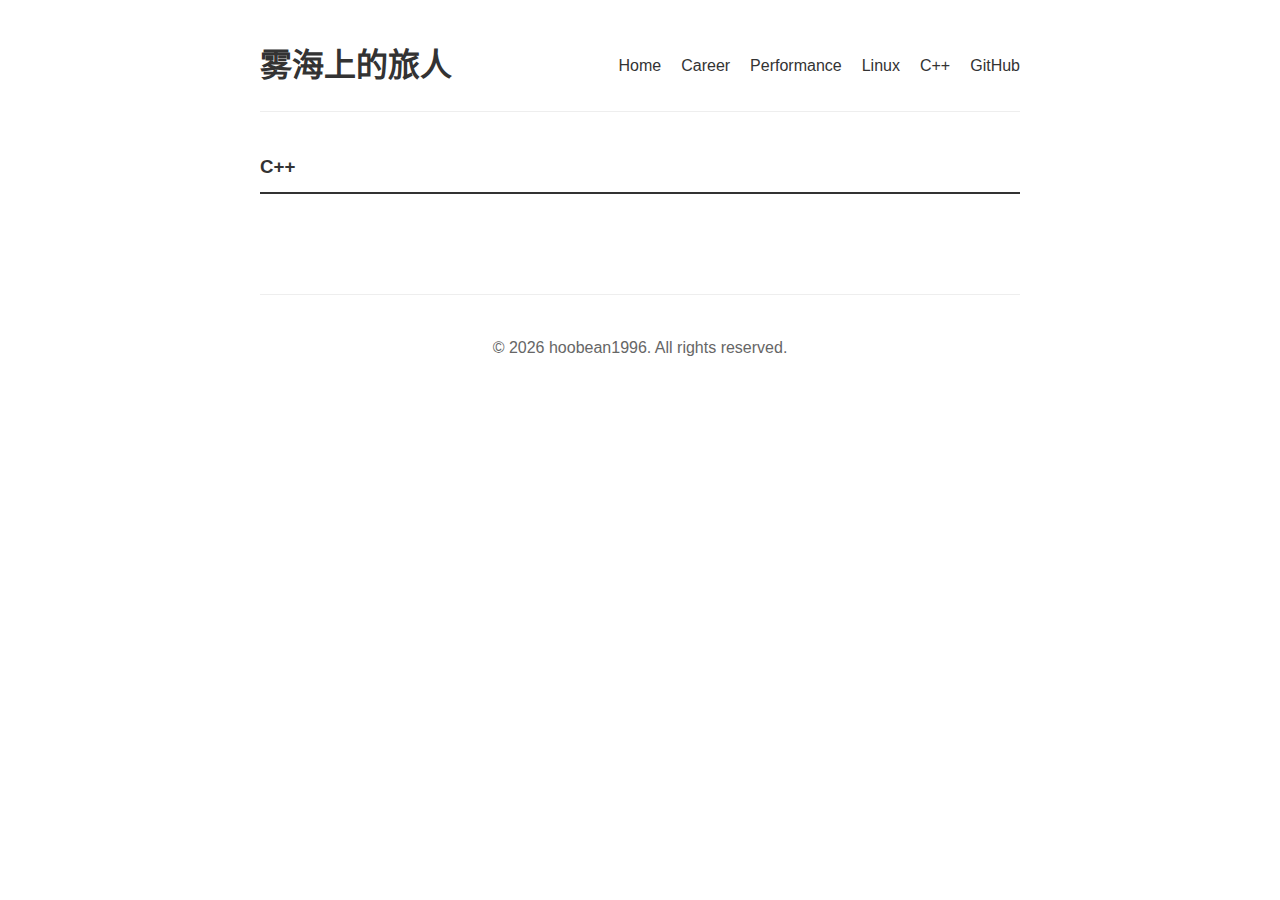
<file: cpp/index.html>
<!DOCTYPE html>
<html lang="zh-CN">
<head>
    <meta charset="UTF-8">
    <meta name="viewport" content="width=device-width, initial-scale=1.0">
    <title>C++ - 雾海上的旅人</title>
    <link rel="stylesheet" href="../css/style.css">
</head>
<body>
    <header>
        <nav>
            <h1>雾海上的旅人</h1>
            <ul>
                <li><a href="../index.html">Home</a></li>
                <li><a href="../career.html">Career</a></li>
                <li><a href="../performance/">Performance</a></li>
                <li><a href="../linux/">Linux</a></li>
                <li><a href="./">C++</a></li>
                <li><a href="https://github.com/hoobean1996">GitHub</a></li>
            </ul>
        </nav>
    </header>

    <main>
        <section class="posts">
            <h3>C++</h3>
        </section>
    </main>

    <footer>
        <p>&copy; 2026 hoobean1996. All rights reserved.</p>
    </footer>
</body>
</html>
</file>
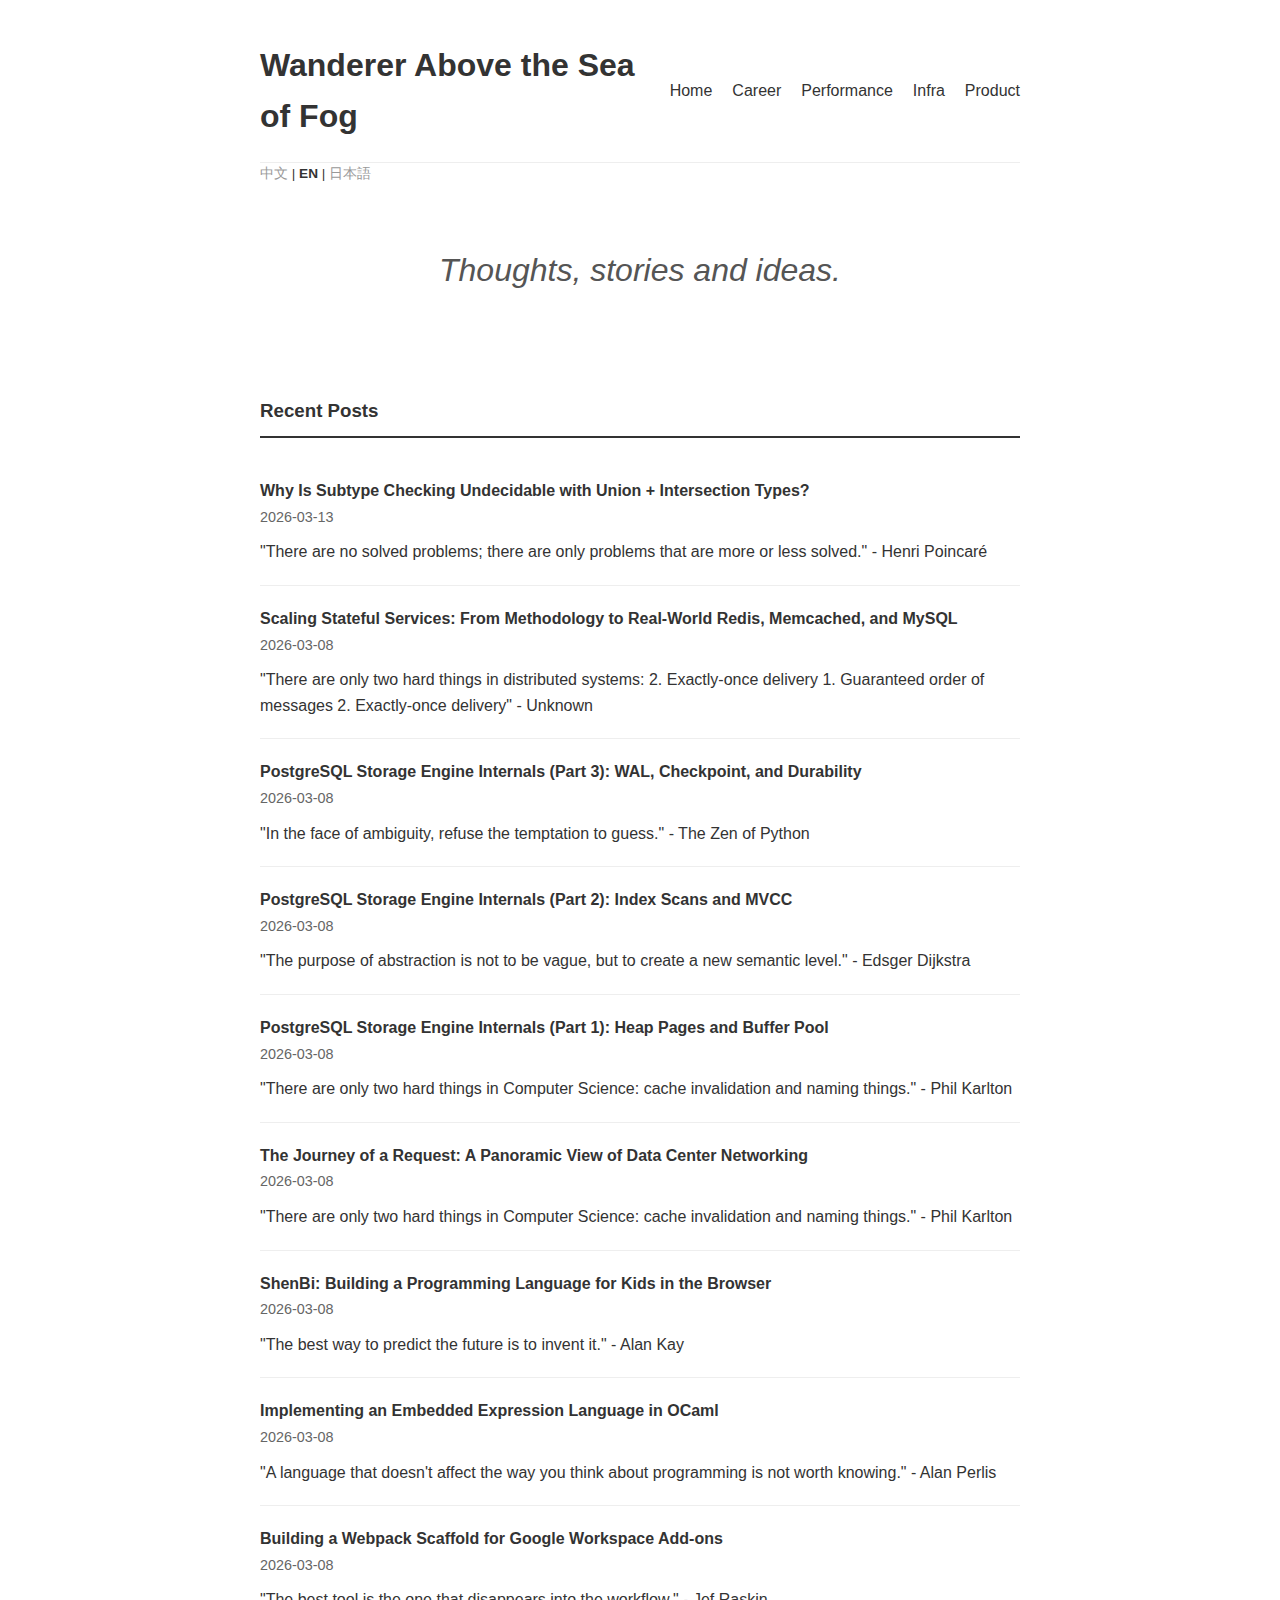
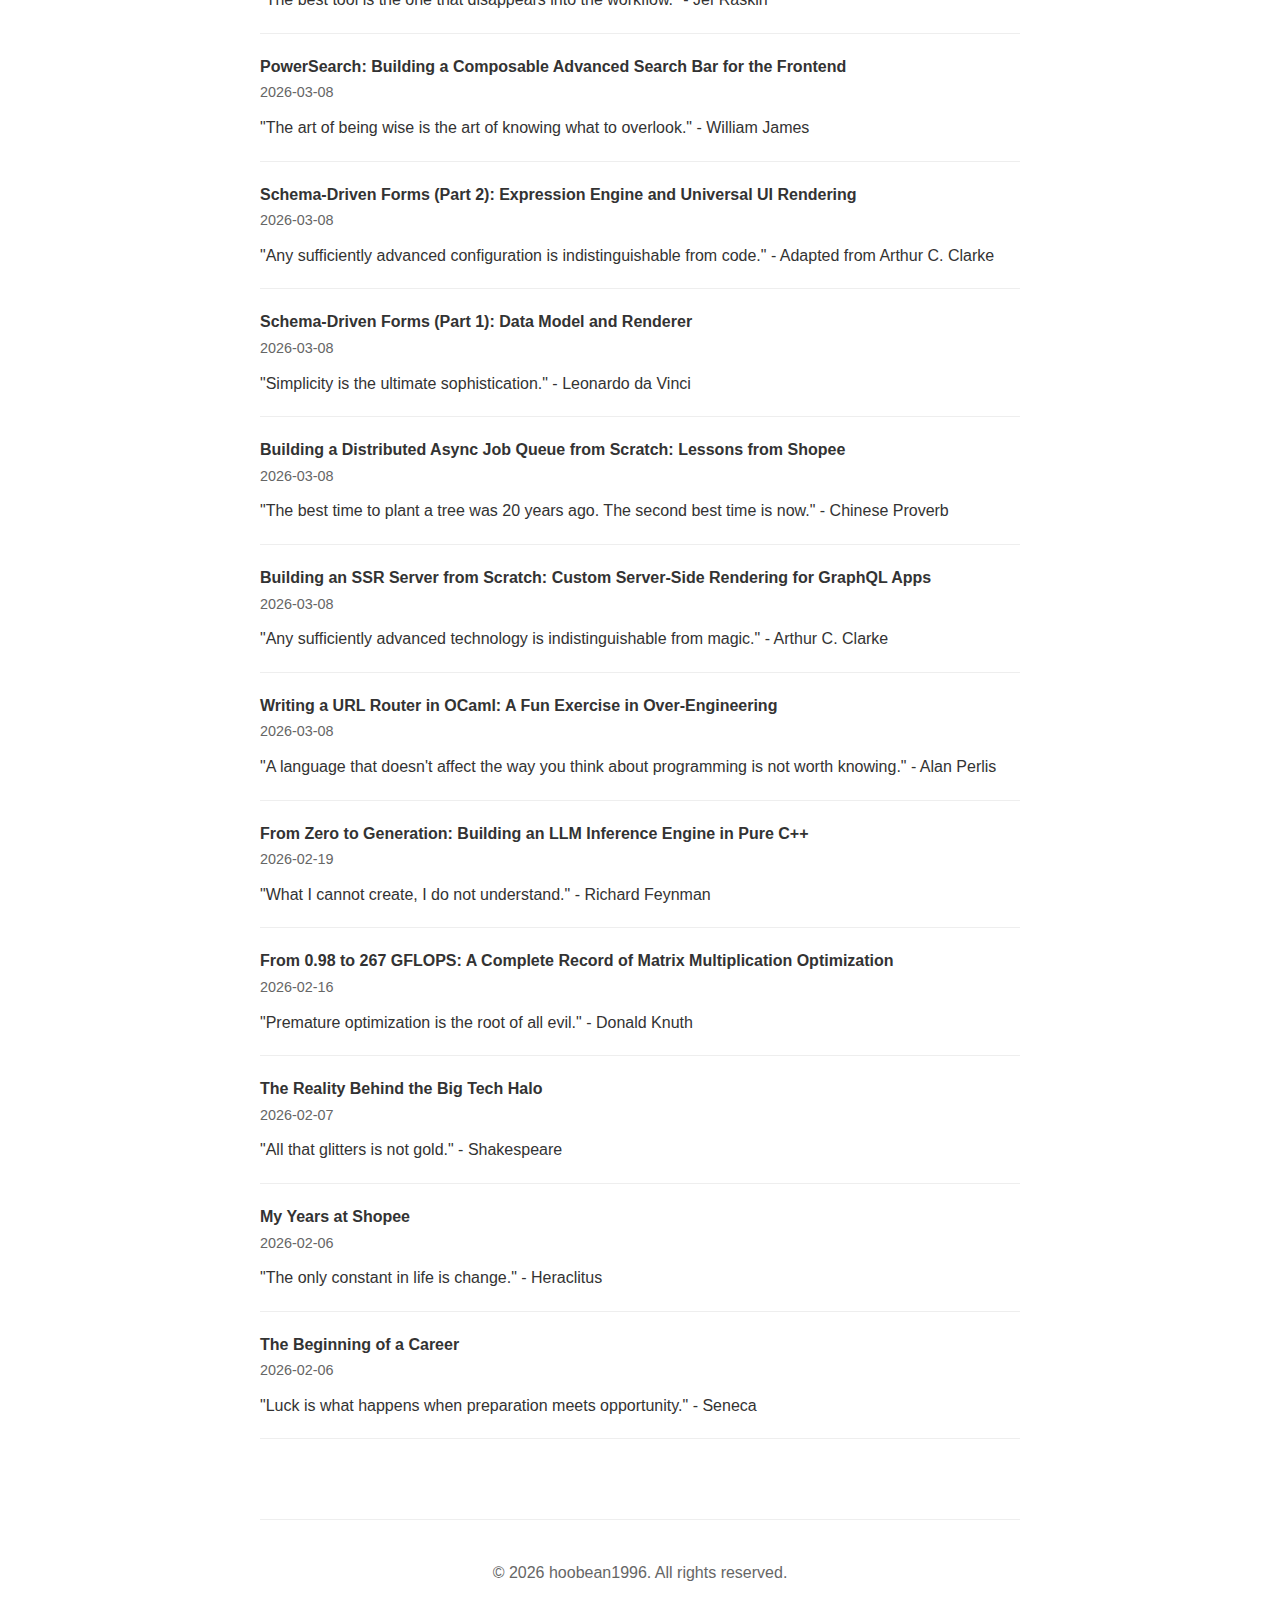
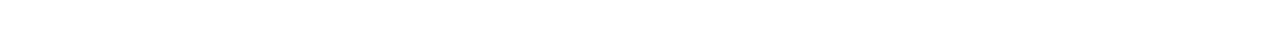
<file: en/index.html>
<!DOCTYPE html>
<html lang="en">
<head>
    <meta charset="UTF-8">
    <meta name="viewport" content="width=device-width, initial-scale=1.0">
    <title>Wanderer Above the Sea of Fog</title>
    <link rel="stylesheet" href="../css/style.css">
</head>
<body>
    <header>
        <nav>
            <h1>Wanderer Above the Sea of Fog</h1>
            <ul>
                <li><a href="index.html">Home</a></li>
                <li><a href="career.html">Career</a></li>
                <li><a href="performance/">Performance</a></li>
                <li><a href="infra/">Infra</a></li>
                <li><a href="product/">Product</a></li>
            </ul>
        </nav>
    </header>

    <main>
        <section class="hero">
            <p class="tagline">Thoughts, stories and ideas.</p>
        </section>

        <section class="posts">
            <h3>Recent Posts</h3>
            <article>
                <h4><a href="product/subtype-undecidable.html">Why Is Subtype Checking Undecidable with Union + Intersection Types?</a></h4>
                <time>2026-03-13</time>
                <p>"There are no solved problems; there are only problems that are more or less solved." - Henri Poincaré</p>
            </article>
            <article>
                <h4><a href="infra/scaling-stateful-services.html">Scaling Stateful Services: From Methodology to Real-World Redis, Memcached, and MySQL</a></h4>
                <time>2026-03-08</time>
                <p>"There are only two hard things in distributed systems: 2. Exactly-once delivery 1. Guaranteed order of messages 2. Exactly-once delivery" - Unknown</p>
            </article>
            <article>
                <h4><a href="infra/pg-wal-checkpoint.html">PostgreSQL Storage Engine Internals (Part 3): WAL, Checkpoint, and Durability</a></h4>
                <time>2026-03-08</time>
                <p>"In the face of ambiguity, refuse the temptation to guess." - The Zen of Python</p>
            </article>
            <article>
                <h4><a href="infra/pg-index-mvcc.html">PostgreSQL Storage Engine Internals (Part 2): Index Scans and MVCC</a></h4>
                <time>2026-03-08</time>
                <p>"The purpose of abstraction is not to be vague, but to create a new semantic level." - Edsger Dijkstra</p>
            </article>
            <article>
                <h4><a href="infra/pg-heap-buffer.html">PostgreSQL Storage Engine Internals (Part 1): Heap Pages and Buffer Pool</a></h4>
                <time>2026-03-08</time>
                <p>"There are only two hard things in Computer Science: cache invalidation and naming things." - Phil Karlton</p>
            </article>
            <article>
                <h4><a href="infra/dc-networking.html">The Journey of a Request: A Panoramic View of Data Center Networking</a></h4>
                <time>2026-03-08</time>
                <p>"There are only two hard things in Computer Science: cache invalidation and naming things." - Phil Karlton</p>
            </article>
            <article>
                <h4><a href="product/shenbi.html">ShenBi: Building a Programming Language for Kids in the Browser</a></h4>
                <time>2026-03-08</time>
                <p>"The best way to predict the future is to invent it." - Alan Kay</p>
            </article>
            <article>
                <h4><a href="product/expr-lang.html">Implementing an Embedded Expression Language in OCaml</a></h4>
                <time>2026-03-08</time>
                <p>"A language that doesn't affect the way you think about programming is not worth knowing." - Alan Perlis</p>
            </article>
            <article>
                <h4><a href="product/gsuite-plugin.html">Building a Webpack Scaffold for Google Workspace Add-ons</a></h4>
                <time>2026-03-08</time>
                <p>"The best tool is the one that disappears into the workflow." - Jef Raskin</p>
            </article>
            <article>
                <h4><a href="product/power-search.html">PowerSearch: Building a Composable Advanced Search Bar for the Frontend</a></h4>
                <time>2026-03-08</time>
                <p>"The art of being wise is the art of knowing what to overlook." - William James</p>
            </article>
            <article>
                <h4><a href="product/schema-driven-ui.html">Schema-Driven Forms (Part 2): Expression Engine and Universal UI Rendering</a></h4>
                <time>2026-03-08</time>
                <p>"Any sufficiently advanced configuration is indistinguishable from code." - Adapted from Arthur C. Clarke</p>
            </article>
            <article>
                <h4><a href="product/form-builder.html">Schema-Driven Forms (Part 1): Data Model and Renderer</a></h4>
                <time>2026-03-08</time>
                <p>"Simplicity is the ultimate sophistication." - Leonardo da Vinci</p>
            </article>
            <article>
                <h4><a href="product/async-job-system.html">Building a Distributed Async Job Queue from Scratch: Lessons from Shopee</a></h4>
                <time>2026-03-08</time>
                <p>"The best time to plant a tree was 20 years ago. The second best time is now." - Chinese Proverb</p>
            </article>
            <article>
                <h4><a href="product/ssr-server.html">Building an SSR Server from Scratch: Custom Server-Side Rendering for GraphQL Apps</a></h4>
                <time>2026-03-08</time>
                <p>"Any sufficiently advanced technology is indistinguishable from magic." - Arthur C. Clarke</p>
            </article>
            <article>
                <h4><a href="product/ssr-router.html">Writing a URL Router in OCaml: A Fun Exercise in Over-Engineering</a></h4>
                <time>2026-03-08</time>
                <p>"A language that doesn't affect the way you think about programming is not worth knowing." - Alan Perlis</p>
            </article>
            <article>
                <h4><a href="performance/llm-inference-engine.html">From Zero to Generation: Building an LLM Inference Engine in Pure C++</a></h4>
                <time>2026-02-19</time>
                <p>"What I cannot create, I do not understand." - Richard Feynman</p>
            </article>
            <article>
                <h4><a href="performance/matmul-optimization.html">From 0.98 to 267 GFLOPS: A Complete Record of Matrix Multiplication Optimization</a></h4>
                <time>2026-02-16</time>
                <p>"Premature optimization is the root of all evil." - Donald Knuth</p>
            </article>
            <article>
                <h4><a href="posts/meta-reality.html">The Reality Behind the Big Tech Halo</a></h4>
                <time>2026-02-07</time>
                <p>"All that glitters is not gold." - Shakespeare</p>
            </article>
            <article>
                <h4><a href="posts/shopee-years.html">My Years at Shopee</a></h4>
                <time>2026-02-06</time>
                <p>"The only constant in life is change." - Heraclitus</p>
            </article>
            <article>
                <h4><a href="posts/the-beginning.html">The Beginning of a Career</a></h4>
                <time>2026-02-06</time>
                <p>"Luck is what happens when preparation meets opportunity." - Seneca</p>
            </article>
        </section>
    </main>

    <footer>
        <p>&copy; 2026 hoobean1996. All rights reserved.</p>
    </footer>
    <script src="../js/lang-switch.js"></script>
</body>
</html>
</file>
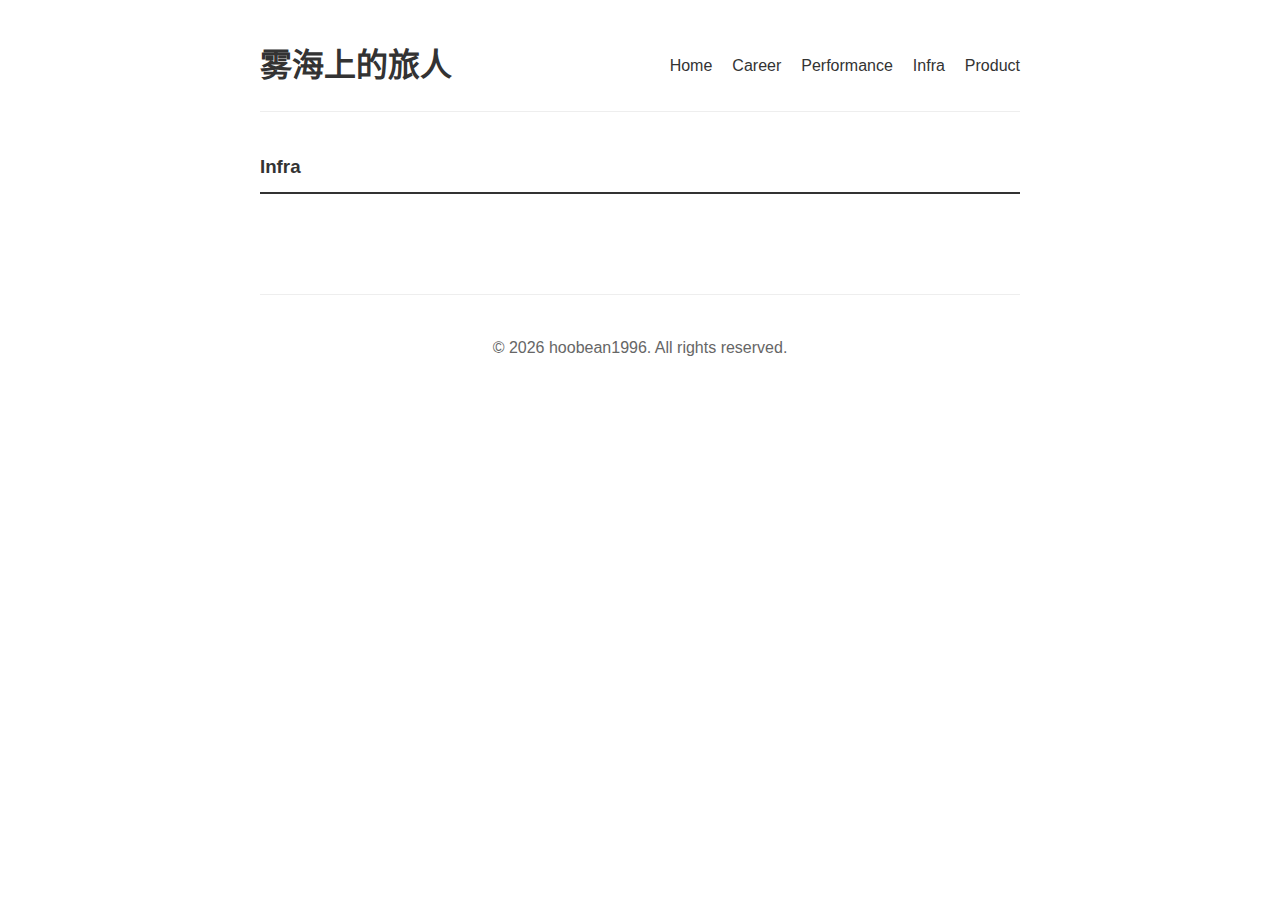
<file: infra/index.html>
<!DOCTYPE html>
<html lang="zh-CN">
<head>
    <meta charset="UTF-8">
    <meta name="viewport" content="width=device-width, initial-scale=1.0">
    <title>Infra - 雾海上的旅人</title>
    <link rel="stylesheet" href="../css/style.css">
</head>
<body>
    <header>
        <nav>
            <h1>雾海上的旅人</h1>
            <ul>
                <li><a href="../index.html">Home</a></li>
                <li><a href="../career.html">Career</a></li>
                <li><a href="../performance/">Performance</a></li>
                <li><a href="./">Infra</a></li>
                <li><a href="../product/">Product</a></li>
            </ul>
        </nav>
    </header>

    <main>
        <section class="posts">
            <h3>Infra</h3>
        </section>
    </main>

    <footer>
        <p>&copy; 2026 hoobean1996. All rights reserved.</p>
    </footer>
</body>
</html>
</file>
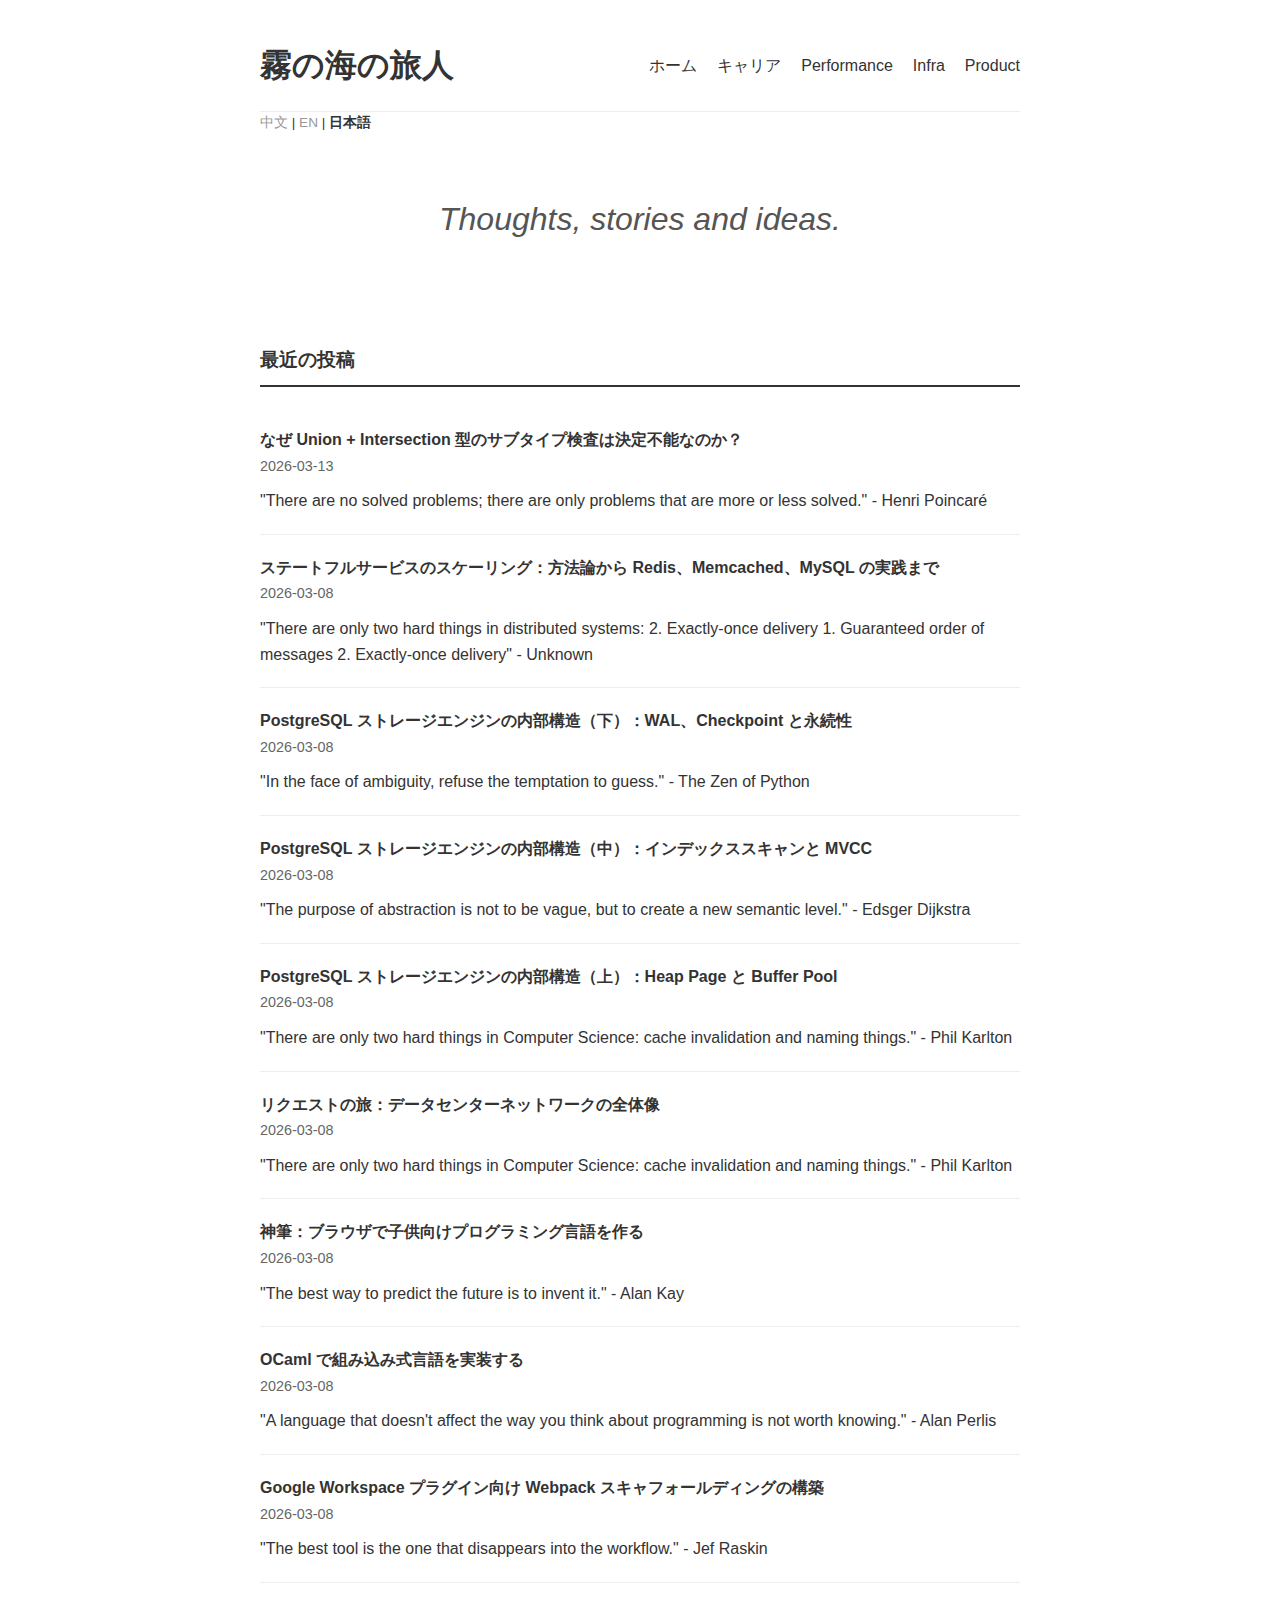
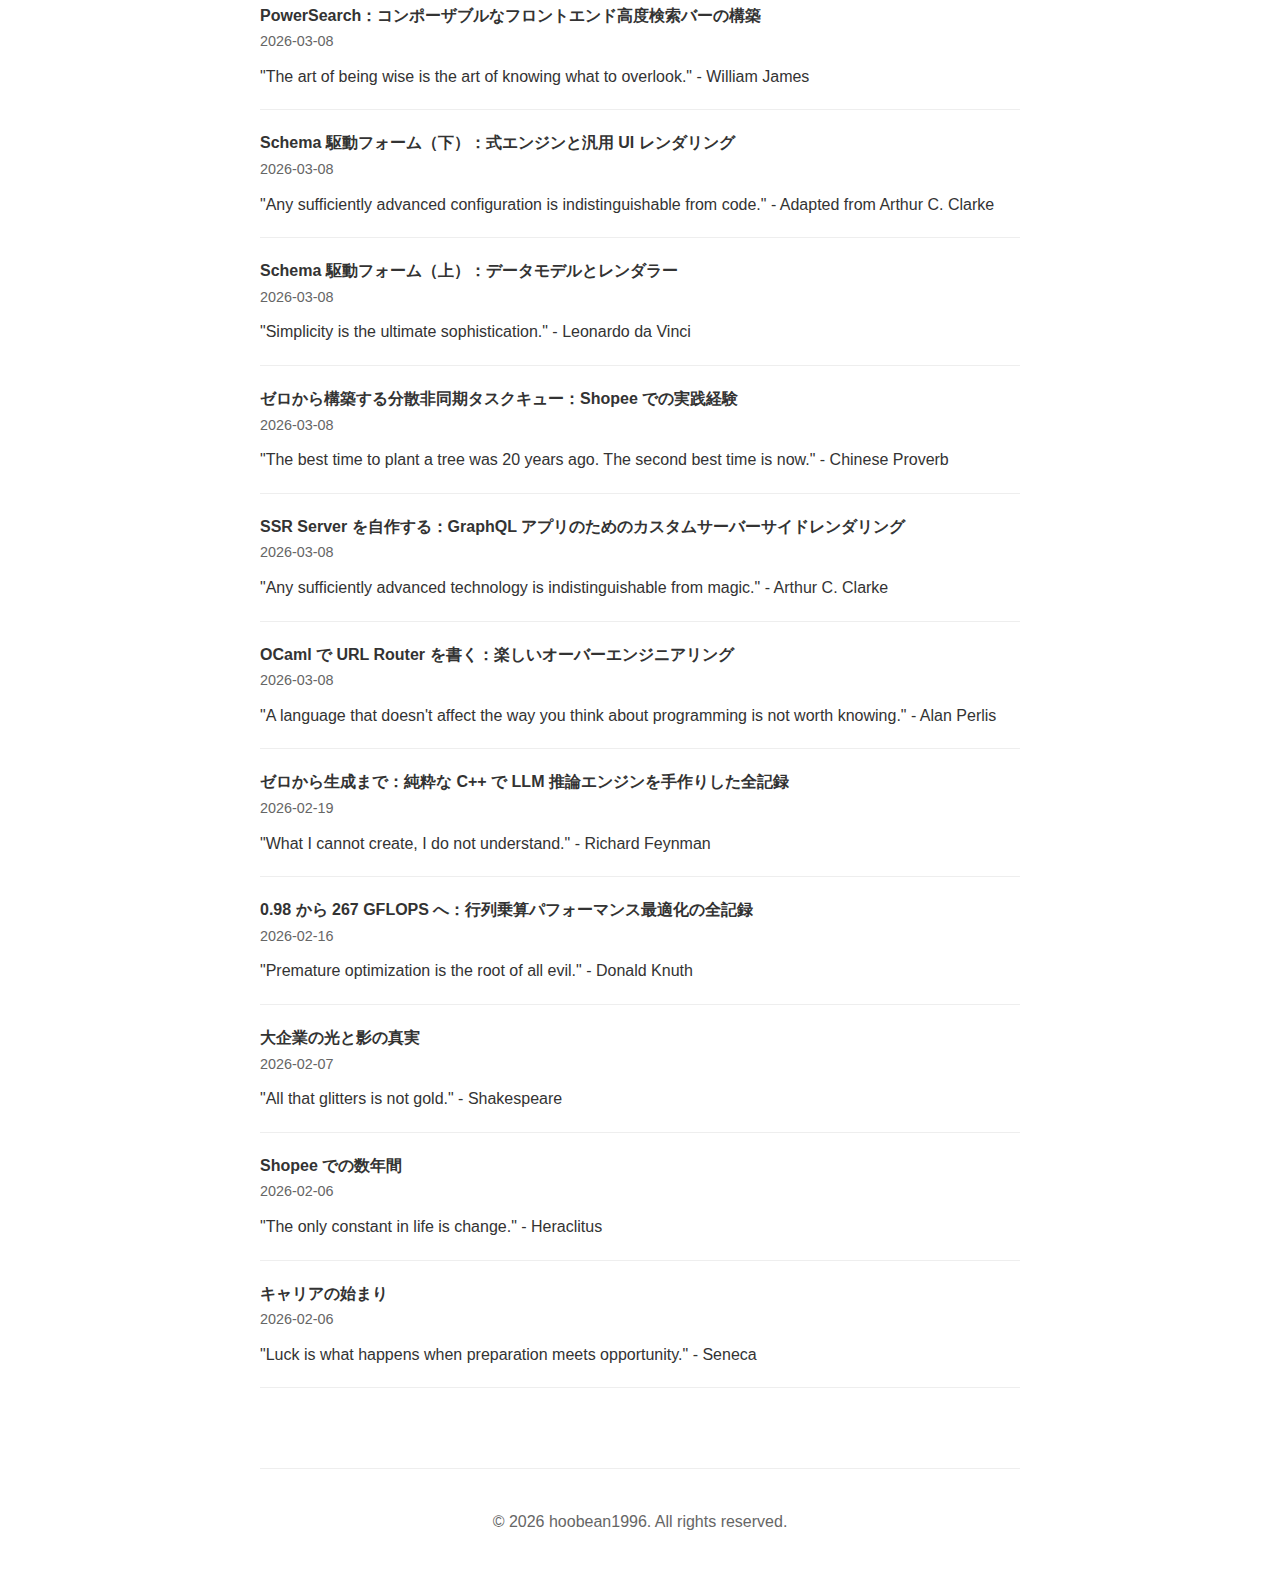
<file: jp/index.html>
<!DOCTYPE html>
<html lang="ja">
<head>
    <meta charset="UTF-8">
    <meta name="viewport" content="width=device-width, initial-scale=1.0">
    <title>霧の海の旅人</title>
    <link rel="stylesheet" href="../css/style.css">
</head>
<body>
    <header>
        <nav>
            <h1>霧の海の旅人</h1>
            <ul>
                <li><a href="index.html">ホーム</a></li>
                <li><a href="career.html">キャリア</a></li>
                <li><a href="performance/">Performance</a></li>
                <li><a href="infra/">Infra</a></li>
                <li><a href="product/">Product</a></li>
            </ul>
        </nav>
    </header>

    <main>
        <section class="hero">
            <p class="tagline">Thoughts, stories and ideas.</p>
        </section>

        <section class="posts">
            <h3>最近の投稿</h3>
            <article>
                <h4><a href="product/subtype-undecidable.html">なぜ Union + Intersection 型のサブタイプ検査は決定不能なのか？</a></h4>
                <time>2026-03-13</time>
                <p>"There are no solved problems; there are only problems that are more or less solved." - Henri Poincaré</p>
            </article>
            <article>
                <h4><a href="infra/scaling-stateful-services.html">ステートフルサービスのスケーリング：方法論から Redis、Memcached、MySQL の実践まで</a></h4>
                <time>2026-03-08</time>
                <p>"There are only two hard things in distributed systems: 2. Exactly-once delivery 1. Guaranteed order of messages 2. Exactly-once delivery" - Unknown</p>
            </article>
            <article>
                <h4><a href="infra/pg-wal-checkpoint.html">PostgreSQL ストレージエンジンの内部構造（下）：WAL、Checkpoint と永続性</a></h4>
                <time>2026-03-08</time>
                <p>"In the face of ambiguity, refuse the temptation to guess." - The Zen of Python</p>
            </article>
            <article>
                <h4><a href="infra/pg-index-mvcc.html">PostgreSQL ストレージエンジンの内部構造（中）：インデックススキャンと MVCC</a></h4>
                <time>2026-03-08</time>
                <p>"The purpose of abstraction is not to be vague, but to create a new semantic level." - Edsger Dijkstra</p>
            </article>
            <article>
                <h4><a href="infra/pg-heap-buffer.html">PostgreSQL ストレージエンジンの内部構造（上）：Heap Page と Buffer Pool</a></h4>
                <time>2026-03-08</time>
                <p>"There are only two hard things in Computer Science: cache invalidation and naming things." - Phil Karlton</p>
            </article>
            <article>
                <h4><a href="infra/dc-networking.html">リクエストの旅：データセンターネットワークの全体像</a></h4>
                <time>2026-03-08</time>
                <p>"There are only two hard things in Computer Science: cache invalidation and naming things." - Phil Karlton</p>
            </article>
            <article>
                <h4><a href="product/shenbi.html">神筆：ブラウザで子供向けプログラミング言語を作る</a></h4>
                <time>2026-03-08</time>
                <p>"The best way to predict the future is to invent it." - Alan Kay</p>
            </article>
            <article>
                <h4><a href="product/expr-lang.html">OCaml で組み込み式言語を実装する</a></h4>
                <time>2026-03-08</time>
                <p>"A language that doesn't affect the way you think about programming is not worth knowing." - Alan Perlis</p>
            </article>
            <article>
                <h4><a href="product/gsuite-plugin.html">Google Workspace プラグイン向け Webpack スキャフォールディングの構築</a></h4>
                <time>2026-03-08</time>
                <p>"The best tool is the one that disappears into the workflow." - Jef Raskin</p>
            </article>
            <article>
                <h4><a href="product/power-search.html">PowerSearch：コンポーザブルなフロントエンド高度検索バーの構築</a></h4>
                <time>2026-03-08</time>
                <p>"The art of being wise is the art of knowing what to overlook." - William James</p>
            </article>
            <article>
                <h4><a href="product/schema-driven-ui.html">Schema 駆動フォーム（下）：式エンジンと汎用 UI レンダリング</a></h4>
                <time>2026-03-08</time>
                <p>"Any sufficiently advanced configuration is indistinguishable from code." - Adapted from Arthur C. Clarke</p>
            </article>
            <article>
                <h4><a href="product/form-builder.html">Schema 駆動フォーム（上）：データモデルとレンダラー</a></h4>
                <time>2026-03-08</time>
                <p>"Simplicity is the ultimate sophistication." - Leonardo da Vinci</p>
            </article>
            <article>
                <h4><a href="product/async-job-system.html">ゼロから構築する分散非同期タスクキュー：Shopee での実践経験</a></h4>
                <time>2026-03-08</time>
                <p>"The best time to plant a tree was 20 years ago. The second best time is now." - Chinese Proverb</p>
            </article>
            <article>
                <h4><a href="product/ssr-server.html">SSR Server を自作する：GraphQL アプリのためのカスタムサーバーサイドレンダリング</a></h4>
                <time>2026-03-08</time>
                <p>"Any sufficiently advanced technology is indistinguishable from magic." - Arthur C. Clarke</p>
            </article>
            <article>
                <h4><a href="product/ssr-router.html">OCaml で URL Router を書く：楽しいオーバーエンジニアリング</a></h4>
                <time>2026-03-08</time>
                <p>"A language that doesn't affect the way you think about programming is not worth knowing." - Alan Perlis</p>
            </article>
            <article>
                <h4><a href="performance/llm-inference-engine.html">ゼロから生成まで：純粋な C++ で LLM 推論エンジンを手作りした全記録</a></h4>
                <time>2026-02-19</time>
                <p>"What I cannot create, I do not understand." - Richard Feynman</p>
            </article>
            <article>
                <h4><a href="performance/matmul-optimization.html">0.98 から 267 GFLOPS へ：行列乗算パフォーマンス最適化の全記録</a></h4>
                <time>2026-02-16</time>
                <p>"Premature optimization is the root of all evil." - Donald Knuth</p>
            </article>
            <article>
                <h4><a href="posts/meta-reality.html">大企業の光と影の真実</a></h4>
                <time>2026-02-07</time>
                <p>"All that glitters is not gold." - Shakespeare</p>
            </article>
            <article>
                <h4><a href="posts/shopee-years.html">Shopee での数年間</a></h4>
                <time>2026-02-06</time>
                <p>"The only constant in life is change." - Heraclitus</p>
            </article>
            <article>
                <h4><a href="posts/the-beginning.html">キャリアの始まり</a></h4>
                <time>2026-02-06</time>
                <p>"Luck is what happens when preparation meets opportunity." - Seneca</p>
            </article>
        </section>
    </main>

    <footer>
        <p>&copy; 2026 hoobean1996. All rights reserved.</p>
    </footer>
    <script src="../js/lang-switch.js"></script>
</body>
</html>
</file>
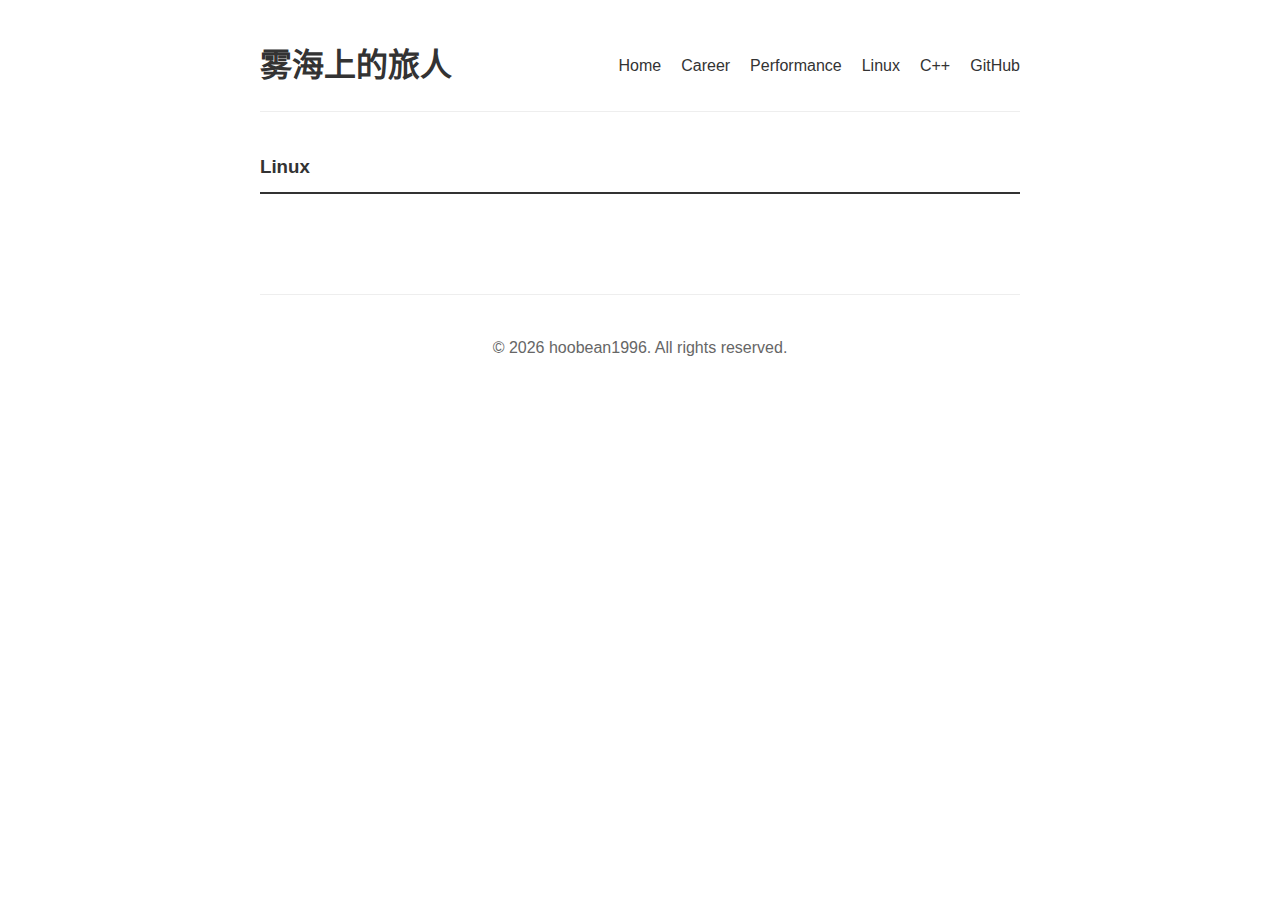
<file: linux/index.html>
<!DOCTYPE html>
<html lang="zh-CN">
<head>
    <meta charset="UTF-8">
    <meta name="viewport" content="width=device-width, initial-scale=1.0">
    <title>Linux - 雾海上的旅人</title>
    <link rel="stylesheet" href="../css/style.css">
</head>
<body>
    <header>
        <nav>
            <h1>雾海上的旅人</h1>
            <ul>
                <li><a href="../index.html">Home</a></li>
                <li><a href="../career.html">Career</a></li>
                <li><a href="../performance/">Performance</a></li>
                <li><a href="./">Linux</a></li>
                <li><a href="../cpp/">C++</a></li>
                <li><a href="https://github.com/hoobean1996">GitHub</a></li>
            </ul>
        </nav>
    </header>

    <main>
        <section class="posts">
            <h3>Linux</h3>
        </section>
    </main>

    <footer>
        <p>&copy; 2026 hoobean1996. All rights reserved.</p>
    </footer>
</body>
</html>
</file>
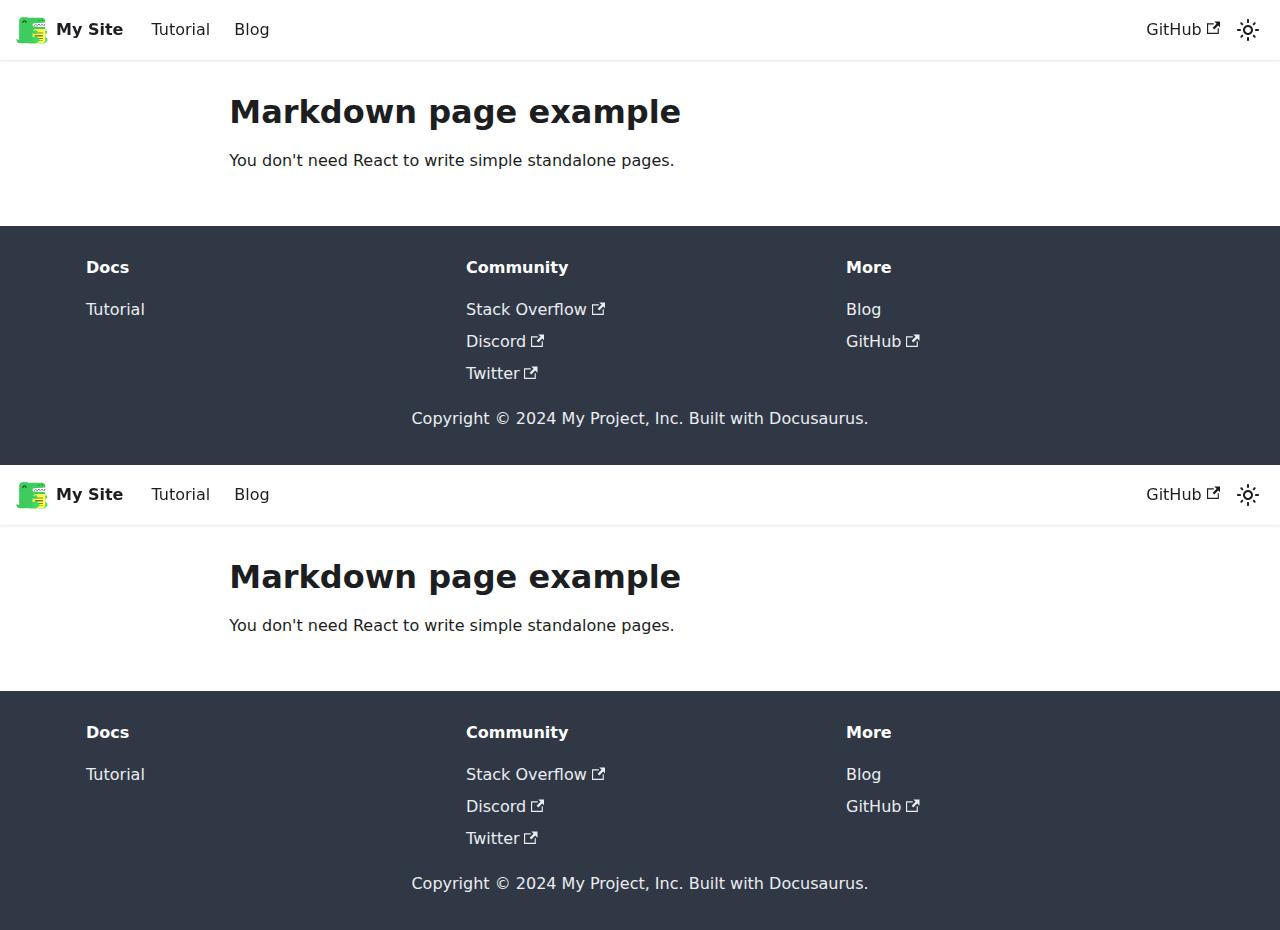
<file: markdown-page/index.html>
<!doctype html>
<html lang="en" dir="ltr" class="mdx-wrapper mdx-page plugin-pages plugin-id-default" data-has-hydrated="false">
<head>
<meta charset="UTF-8">
<meta name="generator" content="Docusaurus v3.1.0">
<title data-rh="true">Markdown page example | He Bin</title><meta data-rh="true" name="viewport" content="width=device-width,initial-scale=1"><meta data-rh="true" name="twitter:card" content="summary_large_image"><meta data-rh="true" property="og:image" content="https://hoobean1996.github.io/img/docusaurus-social-card.jpg"><meta data-rh="true" name="twitter:image" content="https://hoobean1996.github.io/img/docusaurus-social-card.jpg"><meta data-rh="true" property="og:url" content="https://hoobean1996.github.io/markdown-page"><meta data-rh="true" property="og:locale" content="en"><meta data-rh="true" name="docusaurus_locale" content="en"><meta data-rh="true" name="docusaurus_tag" content="default"><meta data-rh="true" name="docsearch:language" content="en"><meta data-rh="true" name="docsearch:docusaurus_tag" content="default"><meta data-rh="true" property="og:title" content="Markdown page example | He Bin"><meta data-rh="true" name="description" content="You don&#x27;t need React to write simple standalone pages."><meta data-rh="true" property="og:description" content="You don&#x27;t need React to write simple standalone pages."><link data-rh="true" rel="icon" href="/img/favicon.ico"><link data-rh="true" rel="canonical" href="https://hoobean1996.github.io/markdown-page"><link data-rh="true" rel="alternate" href="https://hoobean1996.github.io/markdown-page" hreflang="en"><link data-rh="true" rel="alternate" href="https://hoobean1996.github.io/markdown-page" hreflang="x-default"><link rel="alternate" type="application/rss+xml" href="/blog/rss.xml" title="He Bin RSS Feed">
<link rel="alternate" type="application/atom+xml" href="/blog/atom.xml" title="He Bin Atom Feed"><link rel="stylesheet" href="/assets/css/styles.0b6ebd38.css">
<script src="/assets/js/runtime~main.9acf9d2d.js" defer="defer"></script>
<script src="/assets/js/main.51b5fa6a.js" defer="defer"></script>
</head>
<body class="navigation-with-keyboard">
<script>!function(){function t(t){document.documentElement.setAttribute("data-theme",t)}var e=function(){try{return new URLSearchParams(window.location.search).get("docusaurus-theme")}catch(t){}}()||function(){try{return localStorage.getItem("theme")}catch(t){}}();t(null!==e?e:"light")}(),function(){try{const c=new URLSearchParams(window.location.search).entries();for(var[t,e]of c)if(t.startsWith("docusaurus-data-")){var a=t.replace("docusaurus-data-","data-");document.documentElement.setAttribute(a,e)}}catch(t){}}()</script><div id="__docusaurus"><div role="region" aria-label="Skip to main content"><a class="skipToContent_fXgn" href="#__docusaurus_skipToContent_fallback">Skip to main content</a></div><nav aria-label="Main" class="navbar navbar--fixed-top"><div class="navbar__inner"><div class="navbar__items"><button aria-label="Toggle navigation bar" aria-expanded="false" class="navbar__toggle clean-btn" type="button"><svg width="30" height="30" viewBox="0 0 30 30" aria-hidden="true"><path stroke="currentColor" stroke-linecap="round" stroke-miterlimit="10" stroke-width="2" d="M4 7h22M4 15h22M4 23h22"></path></svg></button><a class="navbar__brand" href="/"><div class="navbar__logo"><img src="/img/logo.svg" alt="My Site Logo" class="themedComponent_mlkZ themedComponent--light_NVdE"><img src="/img/logo.svg" alt="My Site Logo" class="themedComponent_mlkZ themedComponent--dark_xIcU"></div><b class="navbar__title text--truncate">My Site</b></a><a class="navbar__item navbar__link" href="/docs/intro">Tutorial</a><a class="navbar__item navbar__link" href="/blog">Blog</a></div><div class="navbar__items navbar__items--right"><a href="https://github.com/facebook/docusaurus" target="_blank" rel="noopener noreferrer" class="navbar__item navbar__link">GitHub<svg width="13.5" height="13.5" aria-hidden="true" viewBox="0 0 24 24" class="iconExternalLink_nPIU"><path fill="currentColor" d="M21 13v10h-21v-19h12v2h-10v15h17v-8h2zm3-12h-10.988l4.035 4-6.977 7.07 2.828 2.828 6.977-7.07 4.125 4.172v-11z"></path></svg></a><div class="toggle_vylO colorModeToggle_DEke"><button class="clean-btn toggleButton_gllP toggleButtonDisabled_aARS" type="button" disabled="" title="Switch between dark and light mode (currently light mode)" aria-label="Switch between dark and light mode (currently light mode)" aria-live="polite"><svg viewBox="0 0 24 24" width="24" height="24" class="lightToggleIcon_pyhR"><path fill="currentColor" d="M12,9c1.65,0,3,1.35,3,3s-1.35,3-3,3s-3-1.35-3-3S10.35,9,12,9 M12,7c-2.76,0-5,2.24-5,5s2.24,5,5,5s5-2.24,5-5 S14.76,7,12,7L12,7z M2,13l2,0c0.55,0,1-0.45,1-1s-0.45-1-1-1l-2,0c-0.55,0-1,0.45-1,1S1.45,13,2,13z M20,13l2,0c0.55,0,1-0.45,1-1 s-0.45-1-1-1l-2,0c-0.55,0-1,0.45-1,1S19.45,13,20,13z M11,2v2c0,0.55,0.45,1,1,1s1-0.45,1-1V2c0-0.55-0.45-1-1-1S11,1.45,11,2z M11,20v2c0,0.55,0.45,1,1,1s1-0.45,1-1v-2c0-0.55-0.45-1-1-1C11.45,19,11,19.45,11,20z M5.99,4.58c-0.39-0.39-1.03-0.39-1.41,0 c-0.39,0.39-0.39,1.03,0,1.41l1.06,1.06c0.39,0.39,1.03,0.39,1.41,0s0.39-1.03,0-1.41L5.99,4.58z M18.36,16.95 c-0.39-0.39-1.03-0.39-1.41,0c-0.39,0.39-0.39,1.03,0,1.41l1.06,1.06c0.39,0.39,1.03,0.39,1.41,0c0.39-0.39,0.39-1.03,0-1.41 L18.36,16.95z M19.42,5.99c0.39-0.39,0.39-1.03,0-1.41c-0.39-0.39-1.03-0.39-1.41,0l-1.06,1.06c-0.39,0.39-0.39,1.03,0,1.41 s1.03,0.39,1.41,0L19.42,5.99z M7.05,18.36c0.39-0.39,0.39-1.03,0-1.41c-0.39-0.39-1.03-0.39-1.41,0l-1.06,1.06 c-0.39,0.39-0.39,1.03,0,1.41s1.03,0.39,1.41,0L7.05,18.36z"></path></svg><svg viewBox="0 0 24 24" width="24" height="24" class="darkToggleIcon_wfgR"><path fill="currentColor" d="M9.37,5.51C9.19,6.15,9.1,6.82,9.1,7.5c0,4.08,3.32,7.4,7.4,7.4c0.68,0,1.35-0.09,1.99-0.27C17.45,17.19,14.93,19,12,19 c-3.86,0-7-3.14-7-7C5,9.07,6.81,6.55,9.37,5.51z M12,3c-4.97,0-9,4.03-9,9s4.03,9,9,9s9-4.03,9-9c0-0.46-0.04-0.92-0.1-1.36 c-0.98,1.37-2.58,2.26-4.4,2.26c-2.98,0-5.4-2.42-5.4-5.4c0-1.81,0.89-3.42,2.26-4.4C12.92,3.04,12.46,3,12,3L12,3z"></path></svg></button></div><div class="navbarSearchContainer_Bca1"></div></div></div><div role="presentation" class="navbar-sidebar__backdrop"></div></nav><div id="__docusaurus_skipToContent_fallback" class="main-wrapper mainWrapper_z2l0"><main class="container container--fluid margin-vert--lg"><div class="row mdxPageWrapper_j9I6"><div class="col col--8"><article><h1>Markdown page example</h1>
<p>You don&#x27;t need React to write simple standalone pages.</p></article></div></div></main></div><footer class="footer footer--dark"><div class="container container-fluid"><div class="row footer__links"><div class="col footer__col"><div class="footer__title">Docs</div><ul class="footer__items clean-list"><li class="footer__item"><a class="footer__link-item" href="/docs/intro">Tutorial</a></li></ul></div><div class="col footer__col"><div class="footer__title">Community</div><ul class="footer__items clean-list"><li class="footer__item"><a href="https://stackoverflow.com/questions/tagged/docusaurus" target="_blank" rel="noopener noreferrer" class="footer__link-item">Stack Overflow<svg width="13.5" height="13.5" aria-hidden="true" viewBox="0 0 24 24" class="iconExternalLink_nPIU"><path fill="currentColor" d="M21 13v10h-21v-19h12v2h-10v15h17v-8h2zm3-12h-10.988l4.035 4-6.977 7.07 2.828 2.828 6.977-7.07 4.125 4.172v-11z"></path></svg></a></li><li class="footer__item"><a href="https://discordapp.com/invite/docusaurus" target="_blank" rel="noopener noreferrer" class="footer__link-item">Discord<svg width="13.5" height="13.5" aria-hidden="true" viewBox="0 0 24 24" class="iconExternalLink_nPIU"><path fill="currentColor" d="M21 13v10h-21v-19h12v2h-10v15h17v-8h2zm3-12h-10.988l4.035 4-6.977 7.07 2.828 2.828 6.977-7.07 4.125 4.172v-11z"></path></svg></a></li><li class="footer__item"><a href="https://twitter.com/docusaurus" target="_blank" rel="noopener noreferrer" class="footer__link-item">Twitter<svg width="13.5" height="13.5" aria-hidden="true" viewBox="0 0 24 24" class="iconExternalLink_nPIU"><path fill="currentColor" d="M21 13v10h-21v-19h12v2h-10v15h17v-8h2zm3-12h-10.988l4.035 4-6.977 7.07 2.828 2.828 6.977-7.07 4.125 4.172v-11z"></path></svg></a></li></ul></div><div class="col footer__col"><div class="footer__title">More</div><ul class="footer__items clean-list"><li class="footer__item"><a class="footer__link-item" href="/blog">Blog</a></li><li class="footer__item"><a href="https://github.com/facebook/docusaurus" target="_blank" rel="noopener noreferrer" class="footer__link-item">GitHub<svg width="13.5" height="13.5" aria-hidden="true" viewBox="0 0 24 24" class="iconExternalLink_nPIU"><path fill="currentColor" d="M21 13v10h-21v-19h12v2h-10v15h17v-8h2zm3-12h-10.988l4.035 4-6.977 7.07 2.828 2.828 6.977-7.07 4.125 4.172v-11z"></path></svg></a></li></ul></div></div><div class="footer__bottom text--center"><div class="footer__copyright">Copyright © 2024 My Project, Inc. Built with Docusaurus.</div></div></div></footer></div>
</body>
</html>
</file>
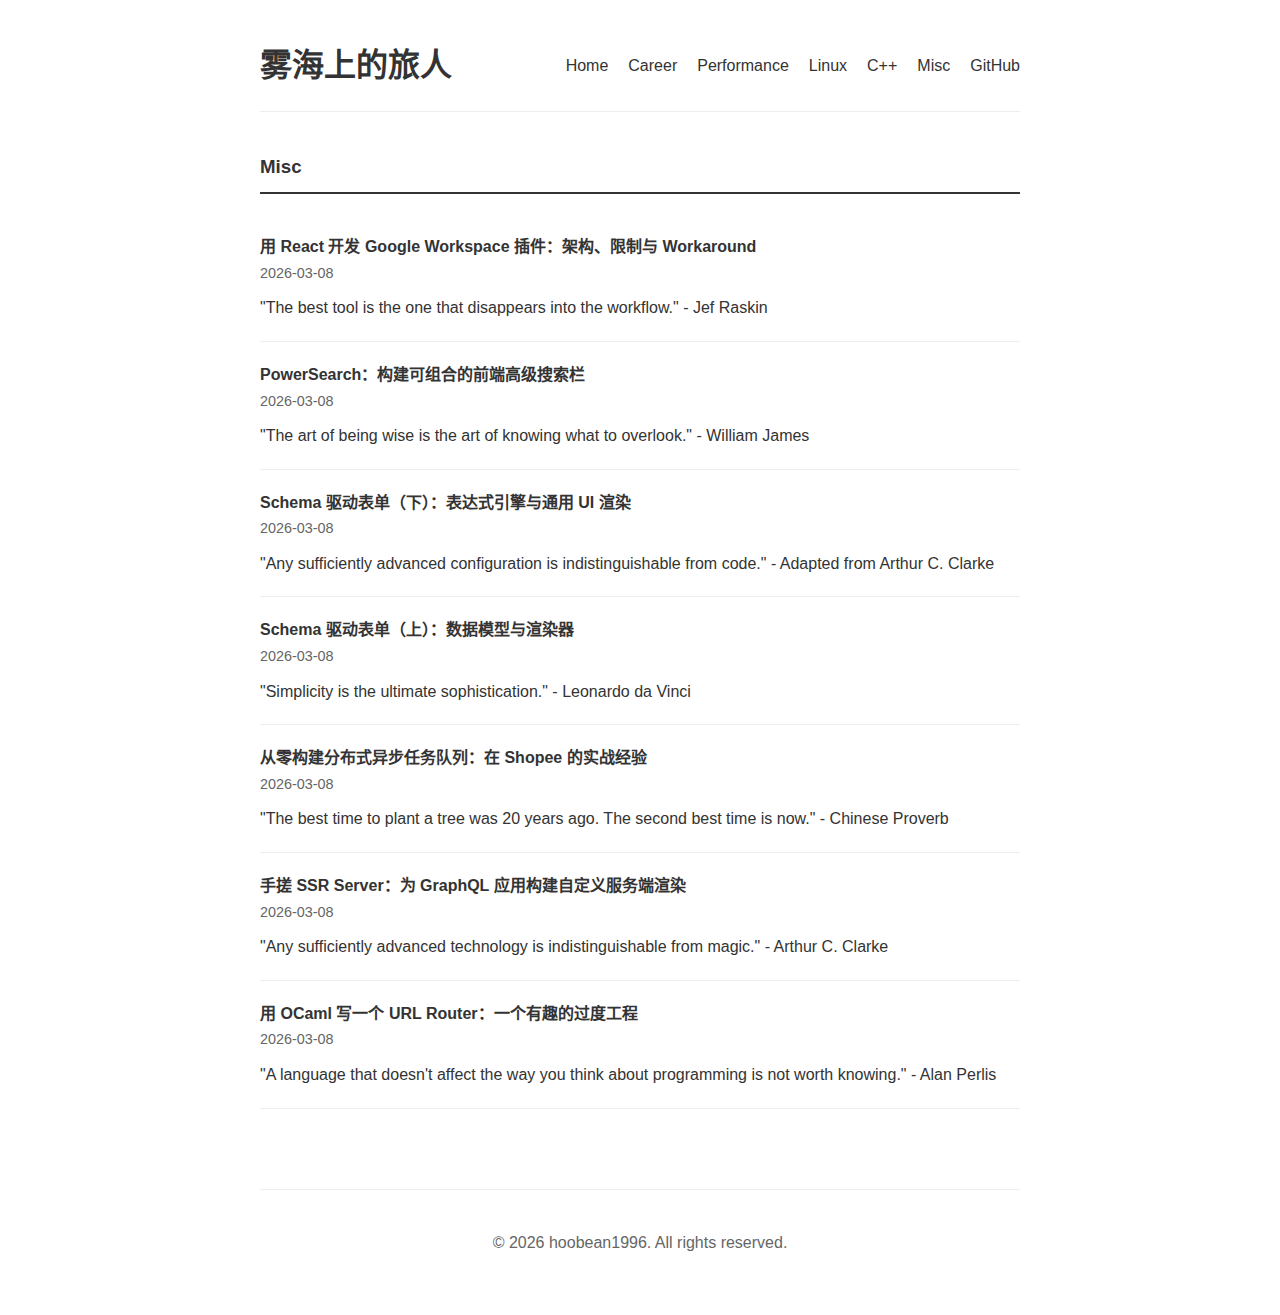
<file: misc/index.html>
<!DOCTYPE html>
<html lang="zh-CN">
<head>
    <meta charset="UTF-8">
    <meta name="viewport" content="width=device-width, initial-scale=1.0">
    <title>Misc - 雾海上的旅人</title>
    <link rel="stylesheet" href="../css/style.css">
</head>
<body>
    <header>
        <nav>
            <h1>雾海上的旅人</h1>
            <ul>
                <li><a href="../index.html">Home</a></li>
                <li><a href="../career.html">Career</a></li>
                <li><a href="../performance/">Performance</a></li>
                <li><a href="../linux/">Linux</a></li>
                <li><a href="../cpp/">C++</a></li>
                <li><a href="./">Misc</a></li>
                <li><a href="https://github.com/hoobean1996">GitHub</a></li>
            </ul>
        </nav>
    </header>

    <main>
        <section class="posts">
            <h3>Misc</h3>
            <article>
                <h4><a href="gsuite-plugin.html">用 React 开发 Google Workspace 插件：架构、限制与 Workaround</a></h4>
                <time>2026-03-08</time>
                <p>"The best tool is the one that disappears into the workflow." - Jef Raskin</p>
            </article>
            <article>
                <h4><a href="power-search.html">PowerSearch：构建可组合的前端高级搜索栏</a></h4>
                <time>2026-03-08</time>
                <p>"The art of being wise is the art of knowing what to overlook." - William James</p>
            </article>
            <article>
                <h4><a href="schema-driven-ui.html">Schema 驱动表单（下）：表达式引擎与通用 UI 渲染</a></h4>
                <time>2026-03-08</time>
                <p>"Any sufficiently advanced configuration is indistinguishable from code." - Adapted from Arthur C. Clarke</p>
            </article>
            <article>
                <h4><a href="form-builder.html">Schema 驱动表单（上）：数据模型与渲染器</a></h4>
                <time>2026-03-08</time>
                <p>"Simplicity is the ultimate sophistication." - Leonardo da Vinci</p>
            </article>
            <article>
                <h4><a href="async-job-system.html">从零构建分布式异步任务队列：在 Shopee 的实战经验</a></h4>
                <time>2026-03-08</time>
                <p>"The best time to plant a tree was 20 years ago. The second best time is now." - Chinese Proverb</p>
            </article>
            <article>
                <h4><a href="ssr-server.html">手搓 SSR Server：为 GraphQL 应用构建自定义服务端渲染</a></h4>
                <time>2026-03-08</time>
                <p>"Any sufficiently advanced technology is indistinguishable from magic." - Arthur C. Clarke</p>
            </article>
            <article>
                <h4><a href="ssr-router.html">用 OCaml 写一个 URL Router：一个有趣的过度工程</a></h4>
                <time>2026-03-08</time>
                <p>"A language that doesn't affect the way you think about programming is not worth knowing." - Alan Perlis</p>
            </article>
        </section>
    </main>

    <footer>
        <p>&copy; 2026 hoobean1996. All rights reserved.</p>
    </footer>
</body>
</html>
</file>
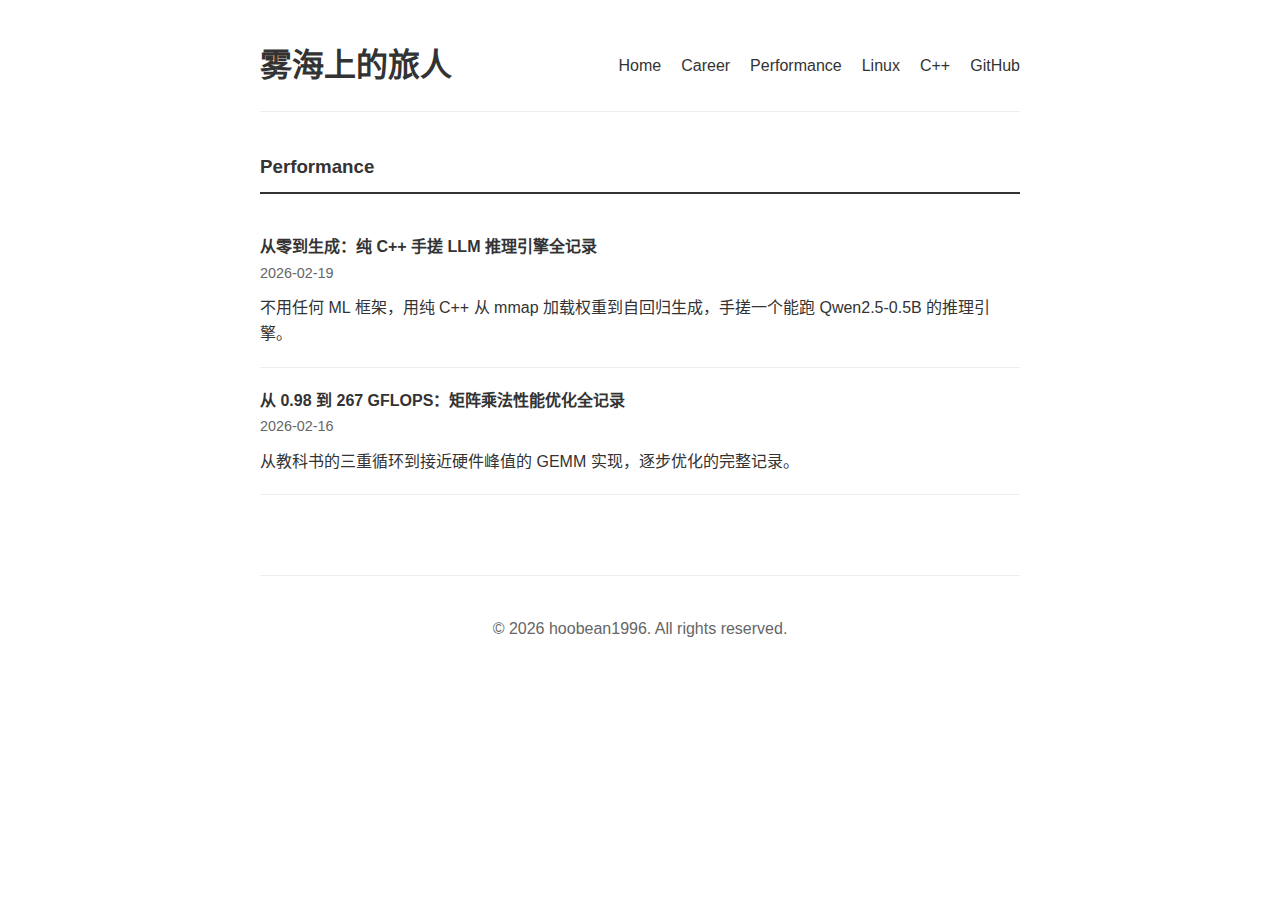
<file: performance/index.html>
<!DOCTYPE html>
<html lang="zh-CN">
<head>
    <meta charset="UTF-8">
    <meta name="viewport" content="width=device-width, initial-scale=1.0">
    <title>Performance - 雾海上的旅人</title>
    <link rel="stylesheet" href="../css/style.css">
</head>
<body>
    <header>
        <nav>
            <h1>雾海上的旅人</h1>
            <ul>
                <li><a href="../index.html">Home</a></li>
                <li><a href="../career.html">Career</a></li>
                <li><a href="./">Performance</a></li>
                <li><a href="../linux/">Linux</a></li>
                <li><a href="../cpp/">C++</a></li>
                <li><a href="https://github.com/hoobean1996">GitHub</a></li>
            </ul>
        </nav>
    </header>

    <main>
        <section class="posts">
            <h3>Performance</h3>
            <article>
                <h4><a href="llm-inference-engine.html">从零到生成：纯 C++ 手搓 LLM 推理引擎全记录</a></h4>
                <time>2026-02-19</time>
                <p>不用任何 ML 框架，用纯 C++ 从 mmap 加载权重到自回归生成，手搓一个能跑 Qwen2.5-0.5B 的推理引擎。</p>
            </article>
            <article>
                <h4><a href="matmul-optimization.html">从 0.98 到 267 GFLOPS：矩阵乘法性能优化全记录</a></h4>
                <time>2026-02-16</time>
                <p>从教科书的三重循环到接近硬件峰值的 GEMM 实现，逐步优化的完整记录。</p>
            </article>
        </section>
    </main>

    <footer>
        <p>&copy; 2026 hoobean1996. All rights reserved.</p>
    </footer>
</body>
</html>
</file>
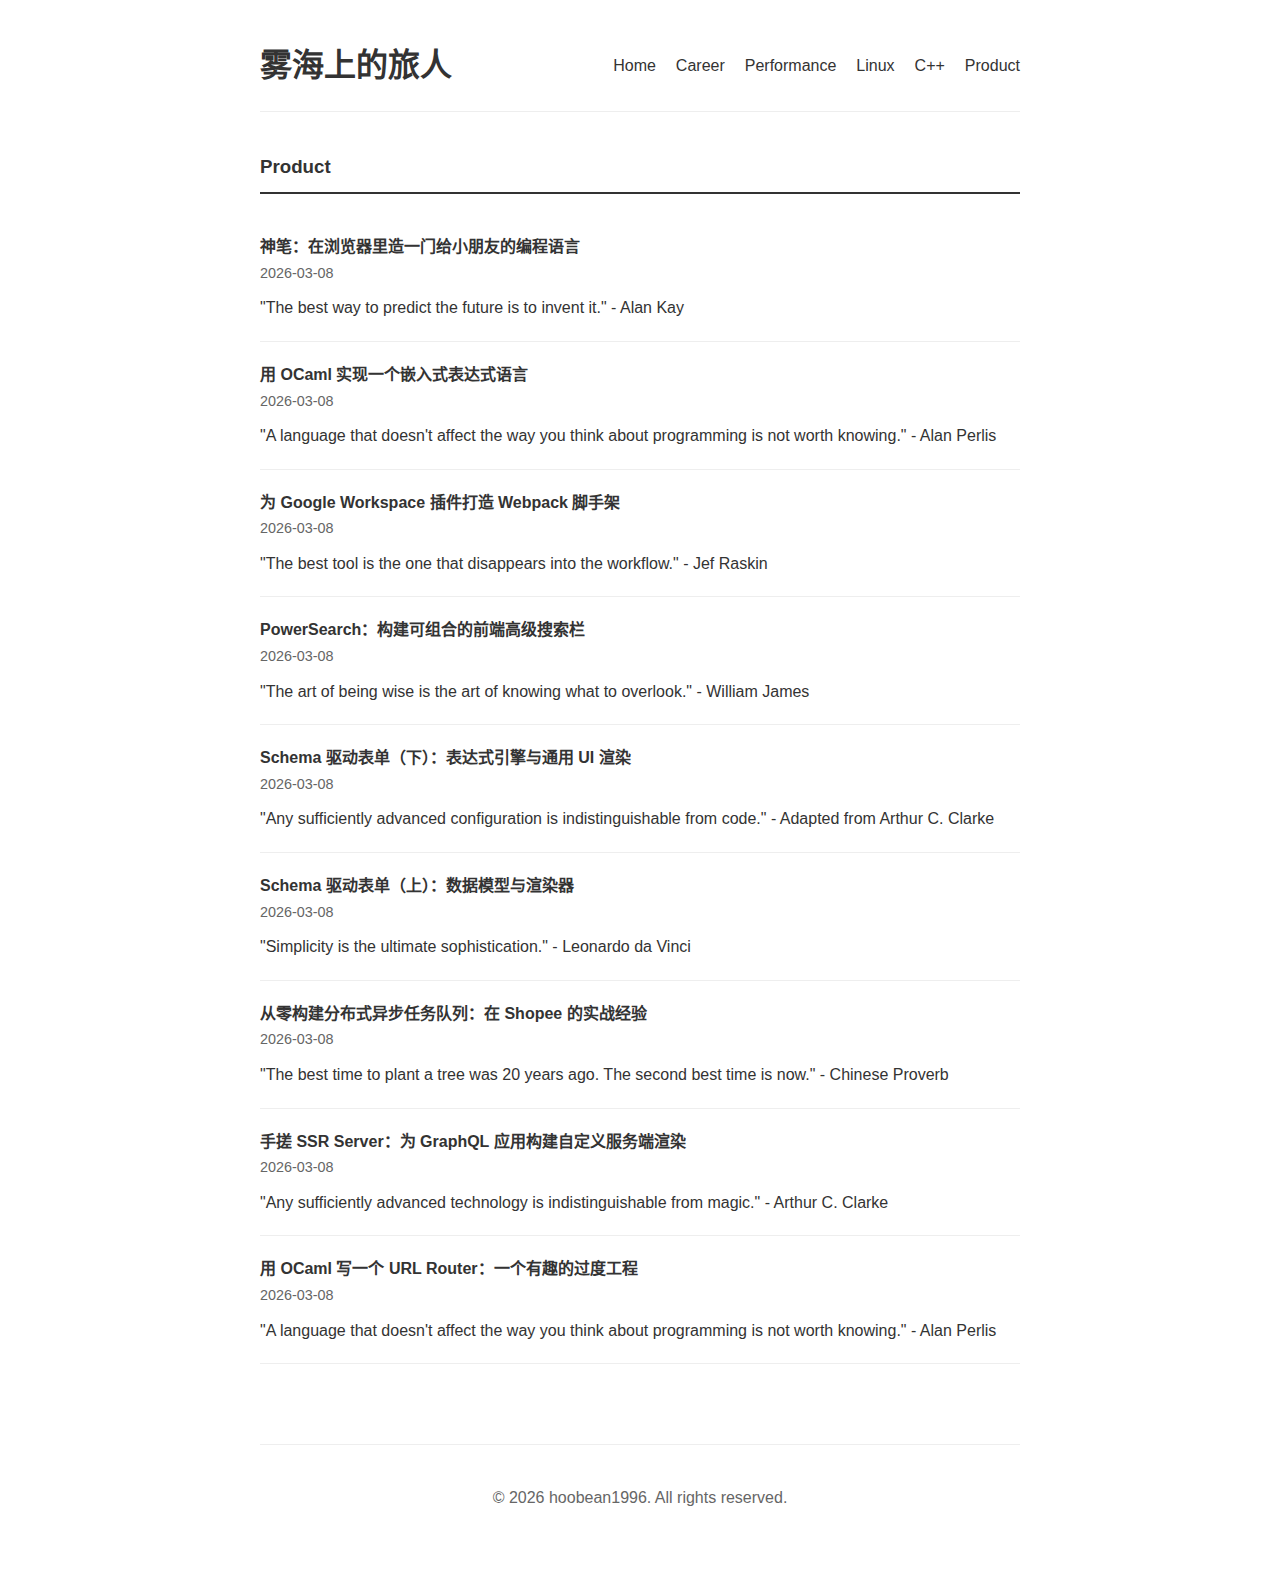
<file: product/index.html>
<!DOCTYPE html>
<html lang="zh-CN">
<head>
    <meta charset="UTF-8">
    <meta name="viewport" content="width=device-width, initial-scale=1.0">
    <title>Product - 雾海上的旅人</title>
    <link rel="stylesheet" href="../css/style.css">
</head>
<body>
    <header>
        <nav>
            <h1>雾海上的旅人</h1>
            <ul>
                <li><a href="../index.html">Home</a></li>
                <li><a href="../career.html">Career</a></li>
                <li><a href="../performance/">Performance</a></li>
                <li><a href="../linux/">Linux</a></li>
                <li><a href="../cpp/">C++</a></li>
                <li><a href="./">Product</a></li>
            </ul>
        </nav>
    </header>

    <main>
        <section class="posts">
            <h3>Product</h3>
            <article>
                <h4><a href="shenbi.html">神笔：在浏览器里造一门给小朋友的编程语言</a></h4>
                <time>2026-03-08</time>
                <p>"The best way to predict the future is to invent it." - Alan Kay</p>
            </article>
            <article>
                <h4><a href="expr-lang.html">用 OCaml 实现一个嵌入式表达式语言</a></h4>
                <time>2026-03-08</time>
                <p>"A language that doesn't affect the way you think about programming is not worth knowing." - Alan Perlis</p>
            </article>
            <article>
                <h4><a href="gsuite-plugin.html">为 Google Workspace 插件打造 Webpack 脚手架</a></h4>
                <time>2026-03-08</time>
                <p>"The best tool is the one that disappears into the workflow." - Jef Raskin</p>
            </article>
            <article>
                <h4><a href="power-search.html">PowerSearch：构建可组合的前端高级搜索栏</a></h4>
                <time>2026-03-08</time>
                <p>"The art of being wise is the art of knowing what to overlook." - William James</p>
            </article>
            <article>
                <h4><a href="schema-driven-ui.html">Schema 驱动表单（下）：表达式引擎与通用 UI 渲染</a></h4>
                <time>2026-03-08</time>
                <p>"Any sufficiently advanced configuration is indistinguishable from code." - Adapted from Arthur C. Clarke</p>
            </article>
            <article>
                <h4><a href="form-builder.html">Schema 驱动表单（上）：数据模型与渲染器</a></h4>
                <time>2026-03-08</time>
                <p>"Simplicity is the ultimate sophistication." - Leonardo da Vinci</p>
            </article>
            <article>
                <h4><a href="async-job-system.html">从零构建分布式异步任务队列：在 Shopee 的实战经验</a></h4>
                <time>2026-03-08</time>
                <p>"The best time to plant a tree was 20 years ago. The second best time is now." - Chinese Proverb</p>
            </article>
            <article>
                <h4><a href="ssr-server.html">手搓 SSR Server：为 GraphQL 应用构建自定义服务端渲染</a></h4>
                <time>2026-03-08</time>
                <p>"Any sufficiently advanced technology is indistinguishable from magic." - Arthur C. Clarke</p>
            </article>
            <article>
                <h4><a href="ssr-router.html">用 OCaml 写一个 URL Router：一个有趣的过度工程</a></h4>
                <time>2026-03-08</time>
                <p>"A language that doesn't affect the way you think about programming is not worth knowing." - Alan Perlis</p>
            </article>
        </section>
    </main>

    <footer>
        <p>&copy; 2026 hoobean1996. All rights reserved.</p>
    </footer>
</body>
</html>
</file>
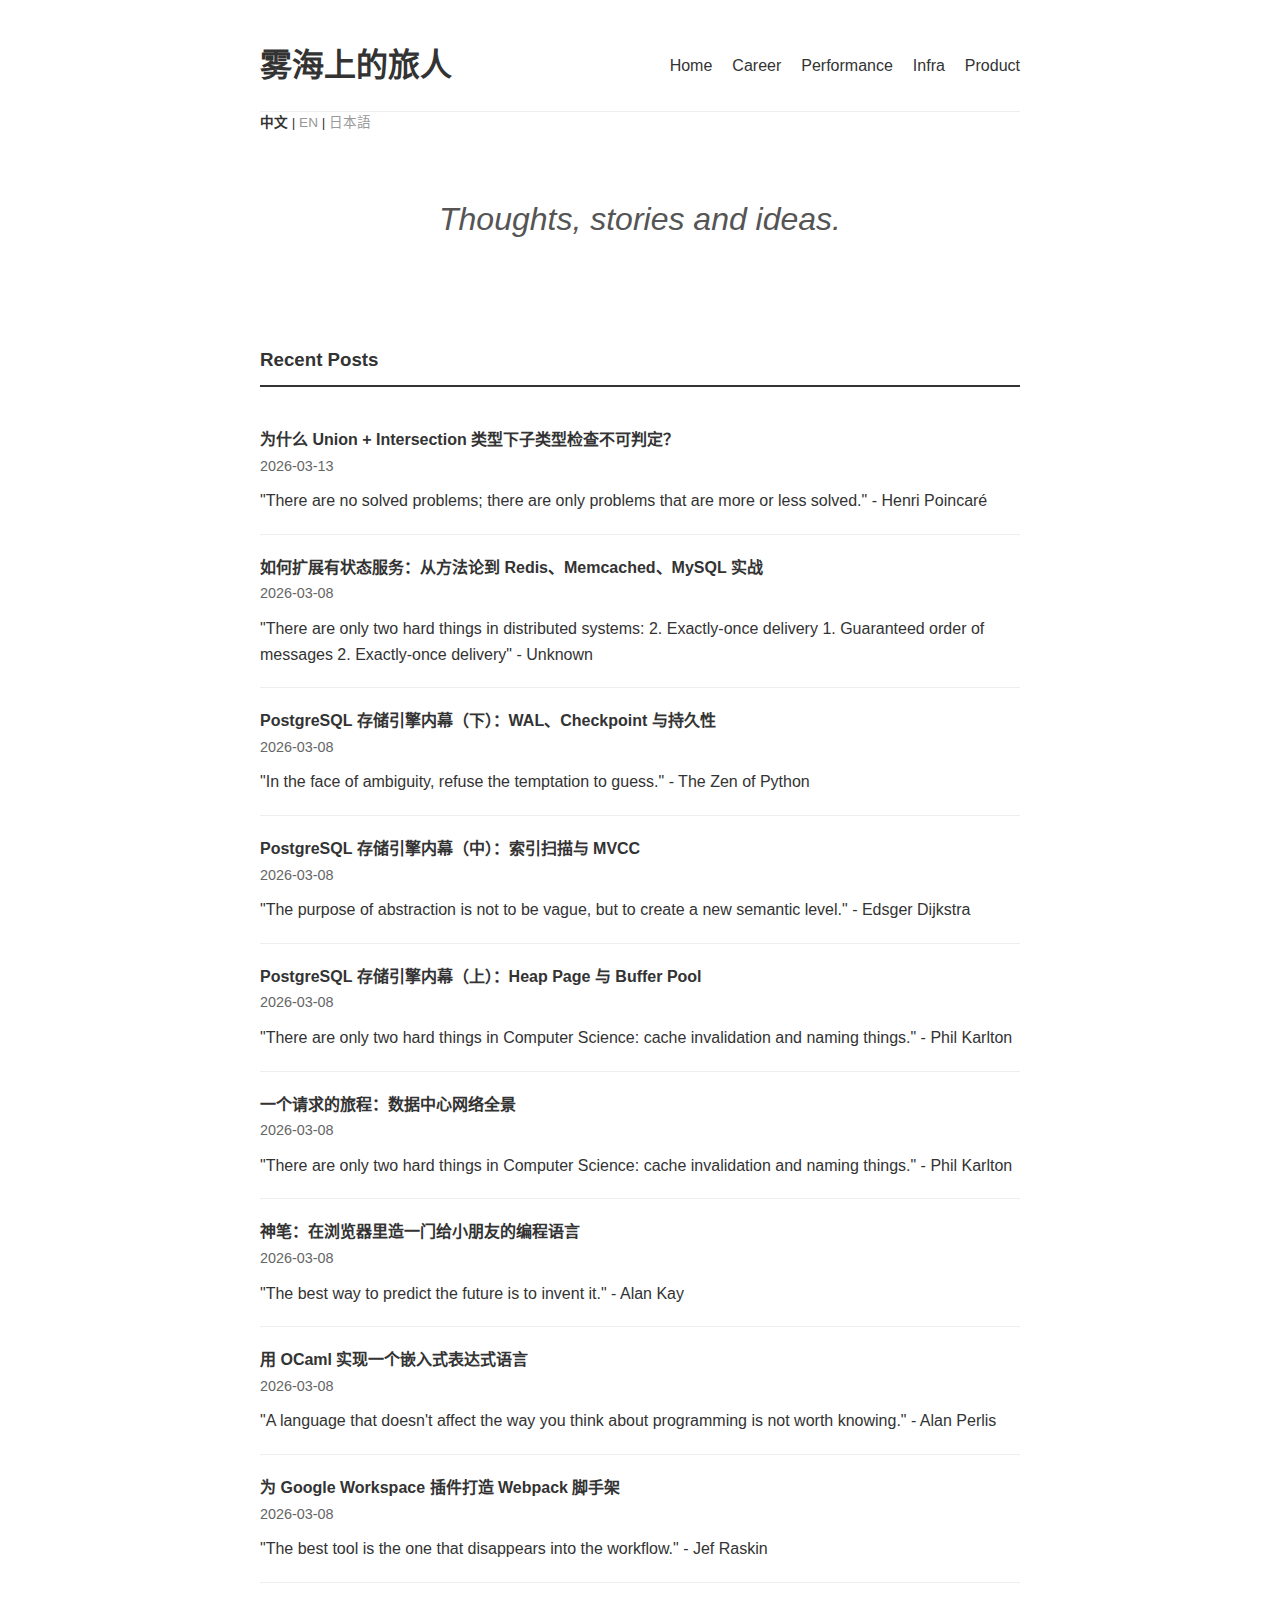
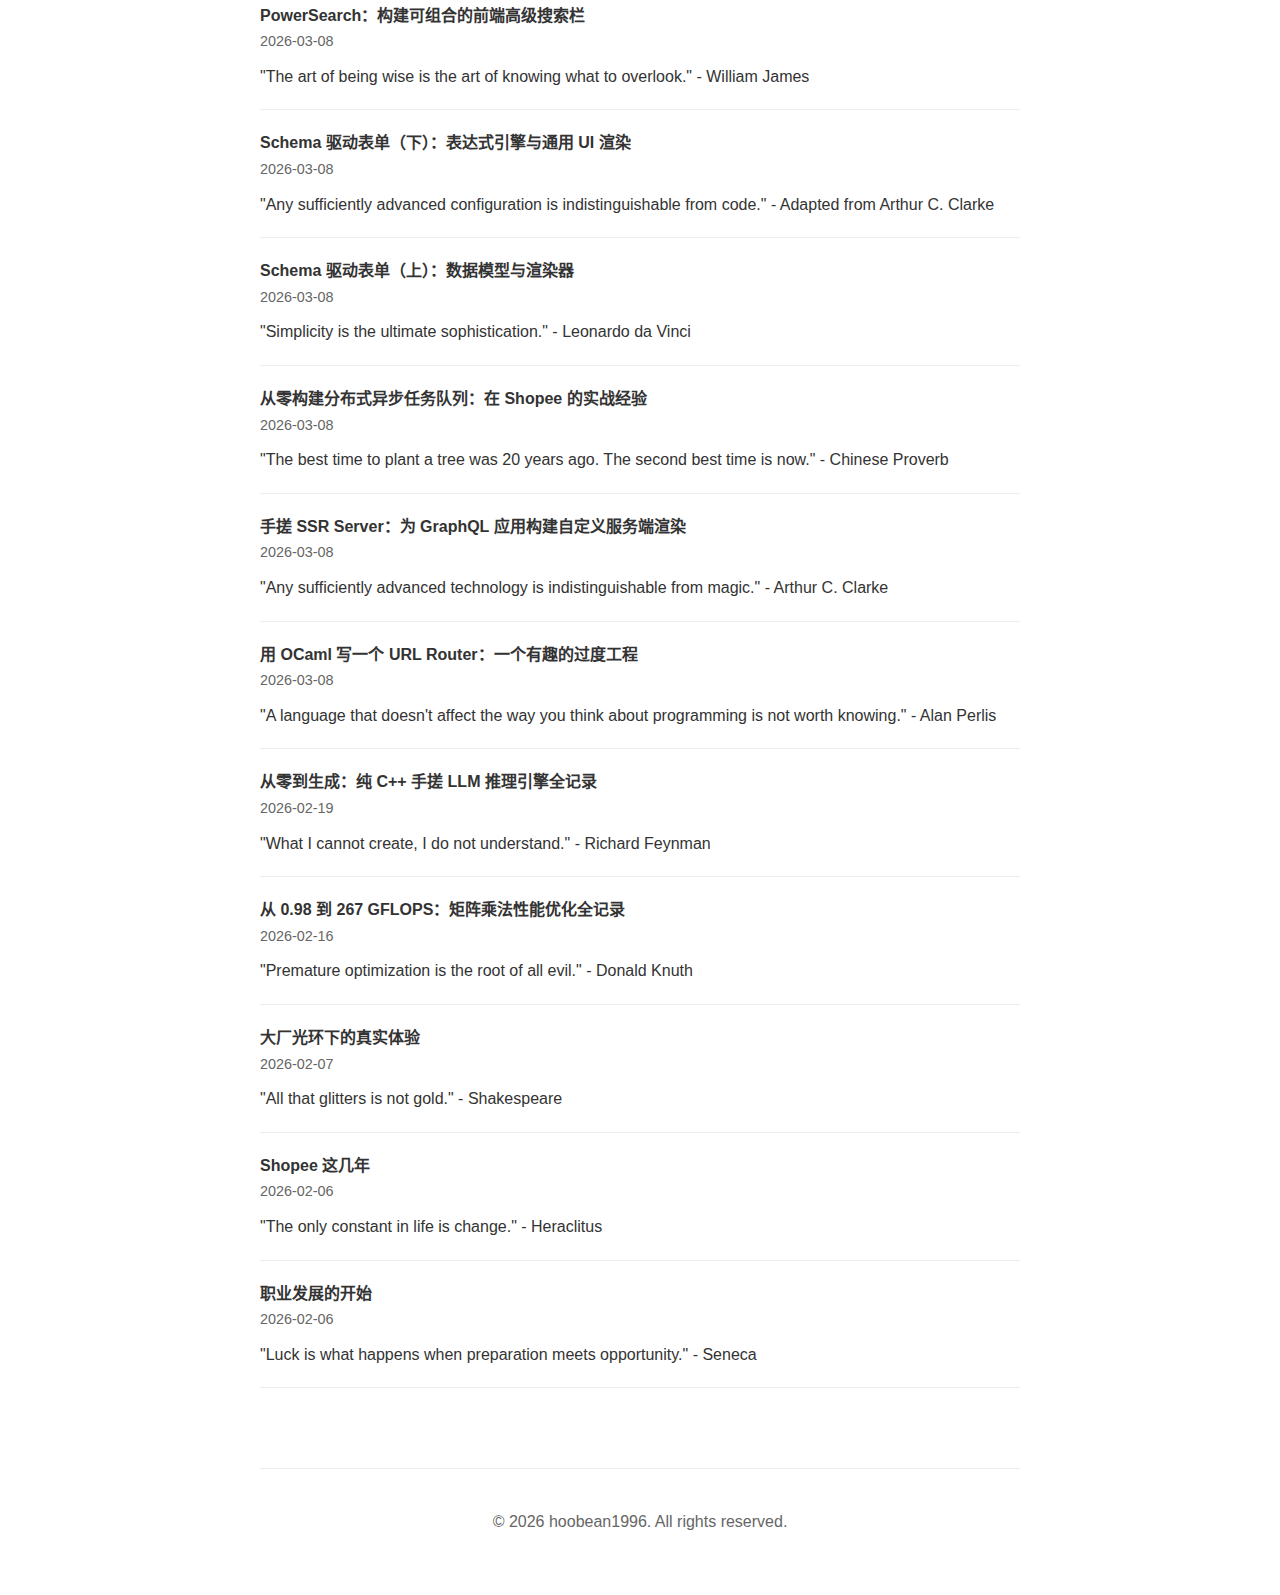
<file: zh/index.html>
<!DOCTYPE html>
<html lang="zh-CN">
<head>
    <meta charset="UTF-8">
    <meta name="viewport" content="width=device-width, initial-scale=1.0">
    <title>雾海上的旅人</title>
    <link rel="stylesheet" href="../css/style.css">
</head>
<body>
    <header>
        <nav>
            <h1>雾海上的旅人</h1>
            <ul>
                <li><a href="index.html">Home</a></li>
                <li><a href="career.html">Career</a></li>
                <li><a href="performance/">Performance</a></li>
                <li><a href="infra/">Infra</a></li>
                <li><a href="product/">Product</a></li>
            </ul>
        </nav>
    </header>

    <main>
        <section class="hero">
            <p class="tagline">Thoughts, stories and ideas.</p>
        </section>

        <section class="posts">
            <h3>Recent Posts</h3>
            <article>
                <h4><a href="product/subtype-undecidable.html">为什么 Union + Intersection 类型下子类型检查不可判定？</a></h4>
                <time>2026-03-13</time>
                <p>"There are no solved problems; there are only problems that are more or less solved." - Henri Poincaré</p>
            </article>
            <article>
                <h4><a href="infra/scaling-stateful-services.html">如何扩展有状态服务：从方法论到 Redis、Memcached、MySQL 实战</a></h4>
                <time>2026-03-08</time>
                <p>"There are only two hard things in distributed systems: 2. Exactly-once delivery 1. Guaranteed order of messages 2. Exactly-once delivery" - Unknown</p>
            </article>
            <article>
                <h4><a href="infra/pg-wal-checkpoint.html">PostgreSQL 存储引擎内幕（下）：WAL、Checkpoint 与持久性</a></h4>
                <time>2026-03-08</time>
                <p>"In the face of ambiguity, refuse the temptation to guess." - The Zen of Python</p>
            </article>
            <article>
                <h4><a href="infra/pg-index-mvcc.html">PostgreSQL 存储引擎内幕（中）：索引扫描与 MVCC</a></h4>
                <time>2026-03-08</time>
                <p>"The purpose of abstraction is not to be vague, but to create a new semantic level." - Edsger Dijkstra</p>
            </article>
            <article>
                <h4><a href="infra/pg-heap-buffer.html">PostgreSQL 存储引擎内幕（上）：Heap Page 与 Buffer Pool</a></h4>
                <time>2026-03-08</time>
                <p>"There are only two hard things in Computer Science: cache invalidation and naming things." - Phil Karlton</p>
            </article>
            <article>
                <h4><a href="infra/dc-networking.html">一个请求的旅程：数据中心网络全景</a></h4>
                <time>2026-03-08</time>
                <p>"There are only two hard things in Computer Science: cache invalidation and naming things." - Phil Karlton</p>
            </article>
            <article>
                <h4><a href="product/shenbi.html">神笔：在浏览器里造一门给小朋友的编程语言</a></h4>
                <time>2026-03-08</time>
                <p>"The best way to predict the future is to invent it." - Alan Kay</p>
            </article>
            <article>
                <h4><a href="product/expr-lang.html">用 OCaml 实现一个嵌入式表达式语言</a></h4>
                <time>2026-03-08</time>
                <p>"A language that doesn't affect the way you think about programming is not worth knowing." - Alan Perlis</p>
            </article>
            <article>
                <h4><a href="product/gsuite-plugin.html">为 Google Workspace 插件打造 Webpack 脚手架</a></h4>
                <time>2026-03-08</time>
                <p>"The best tool is the one that disappears into the workflow." - Jef Raskin</p>
            </article>
            <article>
                <h4><a href="product/power-search.html">PowerSearch：构建可组合的前端高级搜索栏</a></h4>
                <time>2026-03-08</time>
                <p>"The art of being wise is the art of knowing what to overlook." - William James</p>
            </article>
            <article>
                <h4><a href="product/schema-driven-ui.html">Schema 驱动表单（下）：表达式引擎与通用 UI 渲染</a></h4>
                <time>2026-03-08</time>
                <p>"Any sufficiently advanced configuration is indistinguishable from code." - Adapted from Arthur C. Clarke</p>
            </article>
            <article>
                <h4><a href="product/form-builder.html">Schema 驱动表单（上）：数据模型与渲染器</a></h4>
                <time>2026-03-08</time>
                <p>"Simplicity is the ultimate sophistication." - Leonardo da Vinci</p>
            </article>
            <article>
                <h4><a href="product/async-job-system.html">从零构建分布式异步任务队列：在 Shopee 的实战经验</a></h4>
                <time>2026-03-08</time>
                <p>"The best time to plant a tree was 20 years ago. The second best time is now." - Chinese Proverb</p>
            </article>
            <article>
                <h4><a href="product/ssr-server.html">手搓 SSR Server：为 GraphQL 应用构建自定义服务端渲染</a></h4>
                <time>2026-03-08</time>
                <p>"Any sufficiently advanced technology is indistinguishable from magic." - Arthur C. Clarke</p>
            </article>
            <article>
                <h4><a href="product/ssr-router.html">用 OCaml 写一个 URL Router：一个有趣的过度工程</a></h4>
                <time>2026-03-08</time>
                <p>"A language that doesn't affect the way you think about programming is not worth knowing." - Alan Perlis</p>
            </article>
            <article>
                <h4><a href="performance/llm-inference-engine.html">从零到生成：纯 C++ 手搓 LLM 推理引擎全记录</a></h4>
                <time>2026-02-19</time>
                <p>"What I cannot create, I do not understand." - Richard Feynman</p>
            </article>
            <article>
                <h4><a href="performance/matmul-optimization.html">从 0.98 到 267 GFLOPS：矩阵乘法性能优化全记录</a></h4>
                <time>2026-02-16</time>
                <p>"Premature optimization is the root of all evil." - Donald Knuth</p>
            </article>
            <article>
                <h4><a href="posts/meta-reality.html">大厂光环下的真实体验</a></h4>
                <time>2026-02-07</time>
                <p>"All that glitters is not gold." - Shakespeare</p>
            </article>
            <article>
                <h4><a href="posts/shopee-years.html">Shopee 这几年</a></h4>
                <time>2026-02-06</time>
                <p>"The only constant in life is change." - Heraclitus</p>
            </article>
            <article>
                <h4><a href="posts/the-beginning.html">职业发展的开始</a></h4>
                <time>2026-02-06</time>
                <p>"Luck is what happens when preparation meets opportunity." - Seneca</p>
            </article>
        </section>
    </main>

    <footer>
        <p>&copy; 2026 hoobean1996. All rights reserved.</p>
    </footer>
    <script src="../js/lang-switch.js"></script>
</body>
</html>
</file>
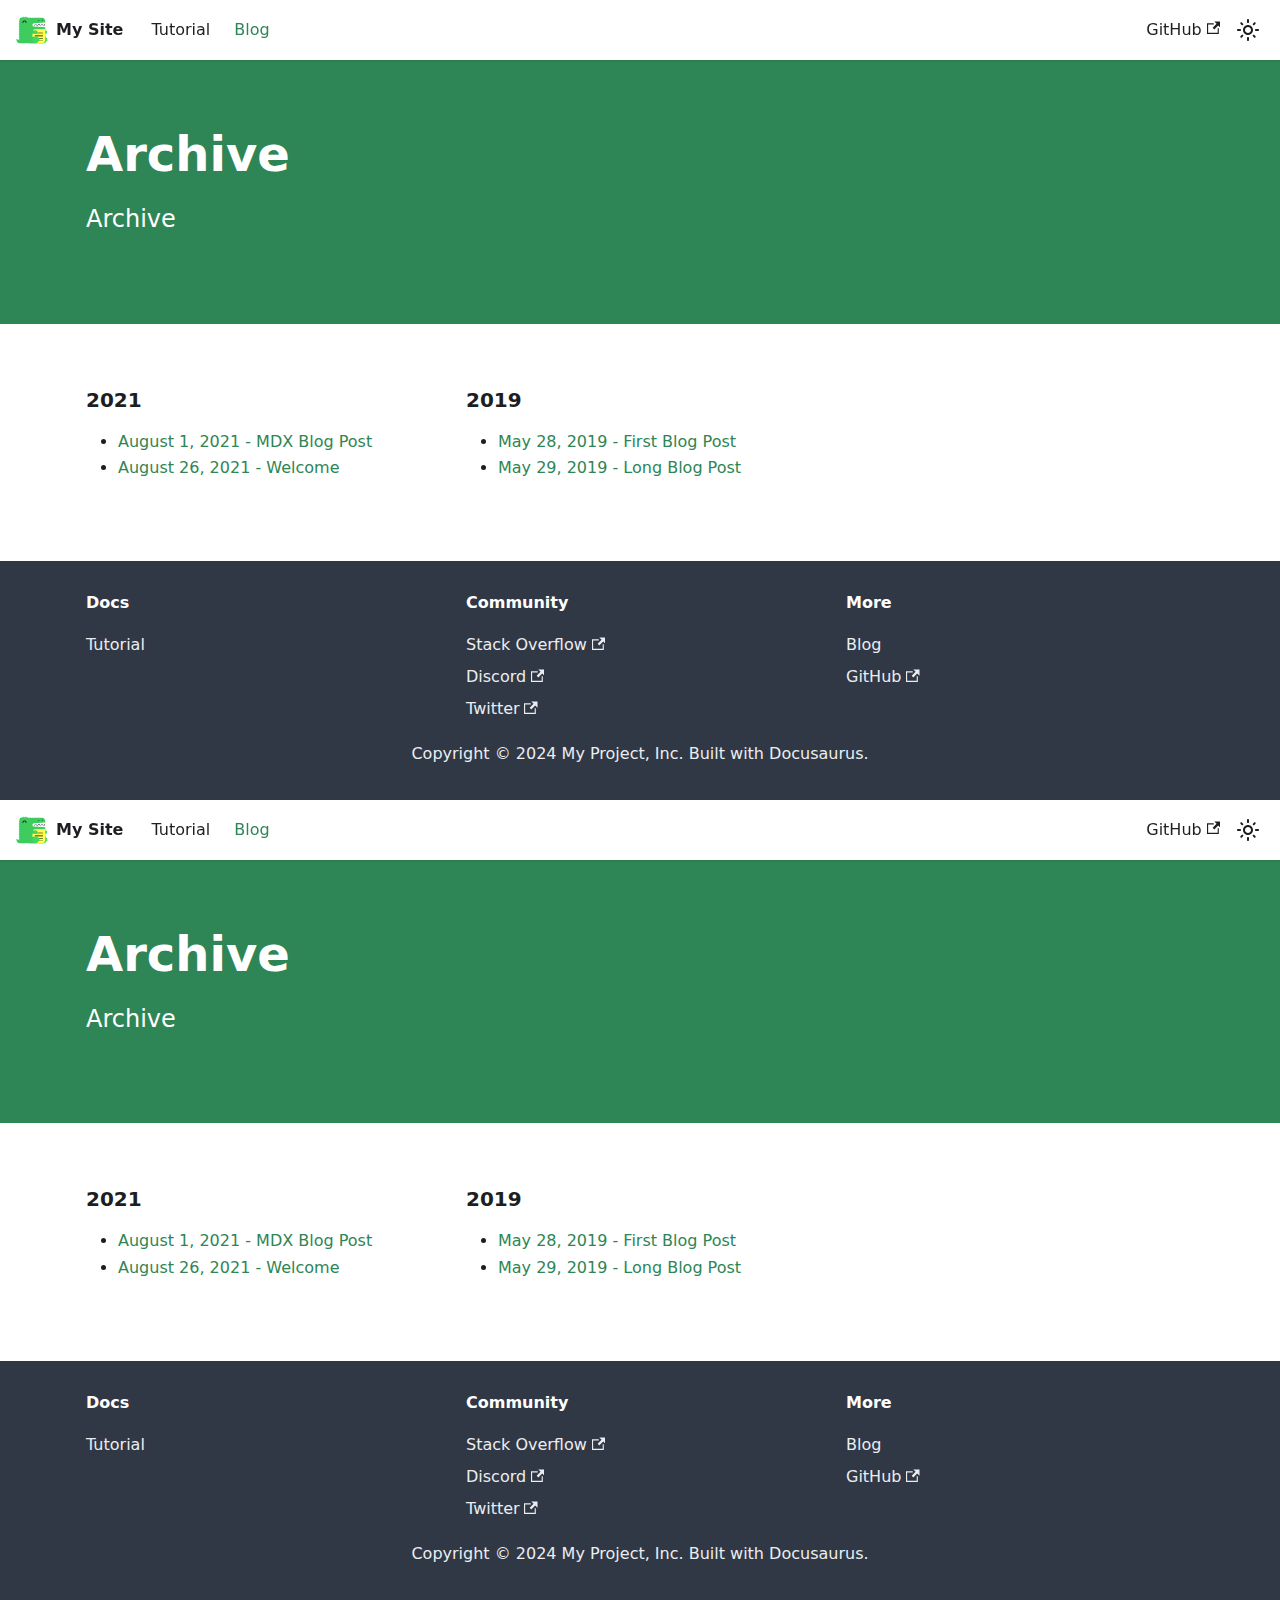
<file: blog/archive/index.html>
<!doctype html>
<html lang="en" dir="ltr" class="plugin-blog plugin-id-default" data-has-hydrated="false">
<head>
<meta charset="UTF-8">
<meta name="generator" content="Docusaurus v3.1.0">
<title data-rh="true">Archive | He Bin</title><meta data-rh="true" name="viewport" content="width=device-width,initial-scale=1"><meta data-rh="true" name="twitter:card" content="summary_large_image"><meta data-rh="true" property="og:image" content="https://hoobean1996.github.io/img/docusaurus-social-card.jpg"><meta data-rh="true" name="twitter:image" content="https://hoobean1996.github.io/img/docusaurus-social-card.jpg"><meta data-rh="true" property="og:url" content="https://hoobean1996.github.io/blog/archive"><meta data-rh="true" property="og:locale" content="en"><meta data-rh="true" name="docusaurus_locale" content="en"><meta data-rh="true" name="docusaurus_tag" content="default"><meta data-rh="true" name="docsearch:language" content="en"><meta data-rh="true" name="docsearch:docusaurus_tag" content="default"><meta data-rh="true" property="og:title" content="Archive | He Bin"><meta data-rh="true" name="description" content="Archive"><meta data-rh="true" property="og:description" content="Archive"><link data-rh="true" rel="icon" href="/img/favicon.ico"><link data-rh="true" rel="canonical" href="https://hoobean1996.github.io/blog/archive"><link data-rh="true" rel="alternate" href="https://hoobean1996.github.io/blog/archive" hreflang="en"><link data-rh="true" rel="alternate" href="https://hoobean1996.github.io/blog/archive" hreflang="x-default"><link rel="alternate" type="application/rss+xml" href="/blog/rss.xml" title="He Bin RSS Feed">
<link rel="alternate" type="application/atom+xml" href="/blog/atom.xml" title="He Bin Atom Feed"><link rel="stylesheet" href="/assets/css/styles.0b6ebd38.css">
<script src="/assets/js/runtime~main.9acf9d2d.js" defer="defer"></script>
<script src="/assets/js/main.51b5fa6a.js" defer="defer"></script>
</head>
<body class="navigation-with-keyboard">
<script>!function(){function t(t){document.documentElement.setAttribute("data-theme",t)}var e=function(){try{return new URLSearchParams(window.location.search).get("docusaurus-theme")}catch(t){}}()||function(){try{return localStorage.getItem("theme")}catch(t){}}();t(null!==e?e:"light")}(),function(){try{const c=new URLSearchParams(window.location.search).entries();for(var[t,e]of c)if(t.startsWith("docusaurus-data-")){var a=t.replace("docusaurus-data-","data-");document.documentElement.setAttribute(a,e)}}catch(t){}}()</script><div id="__docusaurus"><div role="region" aria-label="Skip to main content"><a class="skipToContent_fXgn" href="#__docusaurus_skipToContent_fallback">Skip to main content</a></div><nav aria-label="Main" class="navbar navbar--fixed-top"><div class="navbar__inner"><div class="navbar__items"><button aria-label="Toggle navigation bar" aria-expanded="false" class="navbar__toggle clean-btn" type="button"><svg width="30" height="30" viewBox="0 0 30 30" aria-hidden="true"><path stroke="currentColor" stroke-linecap="round" stroke-miterlimit="10" stroke-width="2" d="M4 7h22M4 15h22M4 23h22"></path></svg></button><a class="navbar__brand" href="/"><div class="navbar__logo"><img src="/img/logo.svg" alt="My Site Logo" class="themedComponent_mlkZ themedComponent--light_NVdE"><img src="/img/logo.svg" alt="My Site Logo" class="themedComponent_mlkZ themedComponent--dark_xIcU"></div><b class="navbar__title text--truncate">My Site</b></a><a class="navbar__item navbar__link" href="/docs/intro">Tutorial</a><a aria-current="page" class="navbar__item navbar__link navbar__link--active" href="/blog">Blog</a></div><div class="navbar__items navbar__items--right"><a href="https://github.com/facebook/docusaurus" target="_blank" rel="noopener noreferrer" class="navbar__item navbar__link">GitHub<svg width="13.5" height="13.5" aria-hidden="true" viewBox="0 0 24 24" class="iconExternalLink_nPIU"><path fill="currentColor" d="M21 13v10h-21v-19h12v2h-10v15h17v-8h2zm3-12h-10.988l4.035 4-6.977 7.07 2.828 2.828 6.977-7.07 4.125 4.172v-11z"></path></svg></a><div class="toggle_vylO colorModeToggle_DEke"><button class="clean-btn toggleButton_gllP toggleButtonDisabled_aARS" type="button" disabled="" title="Switch between dark and light mode (currently light mode)" aria-label="Switch between dark and light mode (currently light mode)" aria-live="polite"><svg viewBox="0 0 24 24" width="24" height="24" class="lightToggleIcon_pyhR"><path fill="currentColor" d="M12,9c1.65,0,3,1.35,3,3s-1.35,3-3,3s-3-1.35-3-3S10.35,9,12,9 M12,7c-2.76,0-5,2.24-5,5s2.24,5,5,5s5-2.24,5-5 S14.76,7,12,7L12,7z M2,13l2,0c0.55,0,1-0.45,1-1s-0.45-1-1-1l-2,0c-0.55,0-1,0.45-1,1S1.45,13,2,13z M20,13l2,0c0.55,0,1-0.45,1-1 s-0.45-1-1-1l-2,0c-0.55,0-1,0.45-1,1S19.45,13,20,13z M11,2v2c0,0.55,0.45,1,1,1s1-0.45,1-1V2c0-0.55-0.45-1-1-1S11,1.45,11,2z M11,20v2c0,0.55,0.45,1,1,1s1-0.45,1-1v-2c0-0.55-0.45-1-1-1C11.45,19,11,19.45,11,20z M5.99,4.58c-0.39-0.39-1.03-0.39-1.41,0 c-0.39,0.39-0.39,1.03,0,1.41l1.06,1.06c0.39,0.39,1.03,0.39,1.41,0s0.39-1.03,0-1.41L5.99,4.58z M18.36,16.95 c-0.39-0.39-1.03-0.39-1.41,0c-0.39,0.39-0.39,1.03,0,1.41l1.06,1.06c0.39,0.39,1.03,0.39,1.41,0c0.39-0.39,0.39-1.03,0-1.41 L18.36,16.95z M19.42,5.99c0.39-0.39,0.39-1.03,0-1.41c-0.39-0.39-1.03-0.39-1.41,0l-1.06,1.06c-0.39,0.39-0.39,1.03,0,1.41 s1.03,0.39,1.41,0L19.42,5.99z M7.05,18.36c0.39-0.39,0.39-1.03,0-1.41c-0.39-0.39-1.03-0.39-1.41,0l-1.06,1.06 c-0.39,0.39-0.39,1.03,0,1.41s1.03,0.39,1.41,0L7.05,18.36z"></path></svg><svg viewBox="0 0 24 24" width="24" height="24" class="darkToggleIcon_wfgR"><path fill="currentColor" d="M9.37,5.51C9.19,6.15,9.1,6.82,9.1,7.5c0,4.08,3.32,7.4,7.4,7.4c0.68,0,1.35-0.09,1.99-0.27C17.45,17.19,14.93,19,12,19 c-3.86,0-7-3.14-7-7C5,9.07,6.81,6.55,9.37,5.51z M12,3c-4.97,0-9,4.03-9,9s4.03,9,9,9s9-4.03,9-9c0-0.46-0.04-0.92-0.1-1.36 c-0.98,1.37-2.58,2.26-4.4,2.26c-2.98,0-5.4-2.42-5.4-5.4c0-1.81,0.89-3.42,2.26-4.4C12.92,3.04,12.46,3,12,3L12,3z"></path></svg></button></div><div class="navbarSearchContainer_Bca1"></div></div></div><div role="presentation" class="navbar-sidebar__backdrop"></div></nav><div id="__docusaurus_skipToContent_fallback" class="main-wrapper mainWrapper_z2l0"><header class="hero hero--primary"><div class="container"><h1 class="hero__title">Archive</h1><p class="hero__subtitle">Archive</p></div></header><main><section class="margin-vert--lg"><div class="container"><div class="row"><div class="col col--4 margin-vert--lg"><h3 class="anchor anchorWithStickyNavbar_LWe7" id="2021">2021<a href="#2021" class="hash-link" aria-label="Direct link to 2021" title="Direct link to 2021">​</a></h3><ul><li><a href="/blog/mdx-blog-post">August 1, 2021<!-- --> - <!-- -->MDX Blog Post</a></li><li><a href="/blog/welcome">August 26, 2021<!-- --> - <!-- -->Welcome</a></li></ul></div><div class="col col--4 margin-vert--lg"><h3 class="anchor anchorWithStickyNavbar_LWe7" id="2019">2019<a href="#2019" class="hash-link" aria-label="Direct link to 2019" title="Direct link to 2019">​</a></h3><ul><li><a href="/blog/first-blog-post">May 28, 2019<!-- --> - <!-- -->First Blog Post</a></li><li><a href="/blog/long-blog-post">May 29, 2019<!-- --> - <!-- -->Long Blog Post</a></li></ul></div></div></div></section></main></div><footer class="footer footer--dark"><div class="container container-fluid"><div class="row footer__links"><div class="col footer__col"><div class="footer__title">Docs</div><ul class="footer__items clean-list"><li class="footer__item"><a class="footer__link-item" href="/docs/intro">Tutorial</a></li></ul></div><div class="col footer__col"><div class="footer__title">Community</div><ul class="footer__items clean-list"><li class="footer__item"><a href="https://stackoverflow.com/questions/tagged/docusaurus" target="_blank" rel="noopener noreferrer" class="footer__link-item">Stack Overflow<svg width="13.5" height="13.5" aria-hidden="true" viewBox="0 0 24 24" class="iconExternalLink_nPIU"><path fill="currentColor" d="M21 13v10h-21v-19h12v2h-10v15h17v-8h2zm3-12h-10.988l4.035 4-6.977 7.07 2.828 2.828 6.977-7.07 4.125 4.172v-11z"></path></svg></a></li><li class="footer__item"><a href="https://discordapp.com/invite/docusaurus" target="_blank" rel="noopener noreferrer" class="footer__link-item">Discord<svg width="13.5" height="13.5" aria-hidden="true" viewBox="0 0 24 24" class="iconExternalLink_nPIU"><path fill="currentColor" d="M21 13v10h-21v-19h12v2h-10v15h17v-8h2zm3-12h-10.988l4.035 4-6.977 7.07 2.828 2.828 6.977-7.07 4.125 4.172v-11z"></path></svg></a></li><li class="footer__item"><a href="https://twitter.com/docusaurus" target="_blank" rel="noopener noreferrer" class="footer__link-item">Twitter<svg width="13.5" height="13.5" aria-hidden="true" viewBox="0 0 24 24" class="iconExternalLink_nPIU"><path fill="currentColor" d="M21 13v10h-21v-19h12v2h-10v15h17v-8h2zm3-12h-10.988l4.035 4-6.977 7.07 2.828 2.828 6.977-7.07 4.125 4.172v-11z"></path></svg></a></li></ul></div><div class="col footer__col"><div class="footer__title">More</div><ul class="footer__items clean-list"><li class="footer__item"><a class="footer__link-item" href="/blog">Blog</a></li><li class="footer__item"><a href="https://github.com/facebook/docusaurus" target="_blank" rel="noopener noreferrer" class="footer__link-item">GitHub<svg width="13.5" height="13.5" aria-hidden="true" viewBox="0 0 24 24" class="iconExternalLink_nPIU"><path fill="currentColor" d="M21 13v10h-21v-19h12v2h-10v15h17v-8h2zm3-12h-10.988l4.035 4-6.977 7.07 2.828 2.828 6.977-7.07 4.125 4.172v-11z"></path></svg></a></li></ul></div></div><div class="footer__bottom text--center"><div class="footer__copyright">Copyright © 2024 My Project, Inc. Built with Docusaurus.</div></div></div></footer></div>
</body>
</html>
</file>
<file: assets/css/styles.0b6ebd38.css>
.col,.container{padding:0 var(--ifm-spacing-horizontal);width:100%}.markdown>h2,.markdown>h3,.markdown>h4,.markdown>h5,.markdown>h6{margin-bottom:calc(var(--ifm-heading-vertical-rhythm-bottom)*var(--ifm-leading))}.markdown li,body{word-wrap:break-word}body,ol ol,ol ul,ul ol,ul ul{margin:0}pre,table{overflow:auto}blockquote,pre{margin:0 0 var(--ifm-spacing-vertical)}.breadcrumbs__link,.button{transition-timing-function:var(--ifm-transition-timing-default)}.button,code{vertical-align:middle}.button--outline.button--active,.button--outline:active,.button--outline:hover,:root{--ifm-button-color:var(--ifm-font-color-base-inverse)}.menu__link:hover,a{transition:color var(--ifm-transition-fast) var(--ifm-transition-timing-default)}.navbar--dark,:root{--ifm-navbar-link-hover-color:var(--ifm-color-primary)}.menu,.navbar-sidebar{overflow-x:hidden}:root,html[data-theme=dark]{--ifm-color-emphasis-500:var(--ifm-color-gray-500)}.toggleButton_gllP,html{-webkit-tap-highlight-color:transparent}.clean-list,.containsTaskList_mC6p,.details_lb9f>summary,.dropdown__menu,.menu__list{list-style:none}:root{--ifm-color-scheme:light;--ifm-dark-value:10%;--ifm-darker-value:15%;--ifm-darkest-value:30%;--ifm-light-value:15%;--ifm-lighter-value:30%;--ifm-lightest-value:50%;--ifm-contrast-background-value:90%;--ifm-contrast-foreground-value:70%;--ifm-contrast-background-dark-value:70%;--ifm-contrast-foreground-dark-value:90%;--ifm-color-primary:#3578e5;--ifm-color-secondary:#ebedf0;--ifm-color-success:#00a400;--ifm-color-info:#54c7ec;--ifm-color-warning:#ffba00;--ifm-color-danger:#fa383e;--ifm-color-primary-dark:#306cce;--ifm-color-primary-darker:#2d66c3;--ifm-color-primary-darkest:#2554a0;--ifm-color-primary-light:#538ce9;--ifm-color-primary-lighter:#72a1ed;--ifm-color-primary-lightest:#9abcf2;--ifm-color-primary-contrast-background:#ebf2fc;--ifm-color-primary-contrast-foreground:#102445;--ifm-color-secondary-dark:#d4d5d8;--ifm-color-secondary-darker:#c8c9cc;--ifm-color-secondary-darkest:#a4a6a8;--ifm-color-secondary-light:#eef0f2;--ifm-color-secondary-lighter:#f1f2f5;--ifm-color-secondary-lightest:#f5f6f8;--ifm-color-secondary-contrast-background:#fdfdfe;--ifm-color-secondary-contrast-foreground:#474748;--ifm-color-success-dark:#009400;--ifm-color-success-darker:#008b00;--ifm-color-success-darkest:#007300;--ifm-color-success-light:#26b226;--ifm-color-success-lighter:#4dbf4d;--ifm-color-success-lightest:#80d280;--ifm-color-success-contrast-background:#e6f6e6;--ifm-color-success-contrast-foreground:#003100;--ifm-color-info-dark:#4cb3d4;--ifm-color-info-darker:#47a9c9;--ifm-color-info-darkest:#3b8ba5;--ifm-color-info-light:#6ecfef;--ifm-color-info-lighter:#87d8f2;--ifm-color-info-lightest:#aae3f6;--ifm-color-info-contrast-background:#eef9fd;--ifm-color-info-contrast-foreground:#193c47;--ifm-color-warning-dark:#e6a700;--ifm-color-warning-darker:#d99e00;--ifm-color-warning-darkest:#b38200;--ifm-color-warning-light:#ffc426;--ifm-color-warning-lighter:#ffcf4d;--ifm-color-warning-lightest:#ffdd80;--ifm-color-warning-contrast-background:#fff8e6;--ifm-color-warning-contrast-foreground:#4d3800;--ifm-color-danger-dark:#e13238;--ifm-color-danger-darker:#d53035;--ifm-color-danger-darkest:#af272b;--ifm-color-danger-light:#fb565b;--ifm-color-danger-lighter:#fb7478;--ifm-color-danger-lightest:#fd9c9f;--ifm-color-danger-contrast-background:#ffebec;--ifm-color-danger-contrast-foreground:#4b1113;--ifm-color-white:#fff;--ifm-color-black:#000;--ifm-color-gray-0:var(--ifm-color-white);--ifm-color-gray-100:#f5f6f7;--ifm-color-gray-200:#ebedf0;--ifm-color-gray-300:#dadde1;--ifm-color-gray-400:#ccd0d5;--ifm-color-gray-500:#bec3c9;--ifm-color-gray-600:#8d949e;--ifm-color-gray-700:#606770;--ifm-color-gray-800:#444950;--ifm-color-gray-900:#1c1e21;--ifm-color-gray-1000:var(--ifm-color-black);--ifm-color-emphasis-0:var(--ifm-color-gray-0);--ifm-color-emphasis-100:var(--ifm-color-gray-100);--ifm-color-emphasis-200:var(--ifm-color-gray-200);--ifm-color-emphasis-300:var(--ifm-color-gray-300);--ifm-color-emphasis-400:var(--ifm-color-gray-400);--ifm-color-emphasis-600:var(--ifm-color-gray-600);--ifm-color-emphasis-700:var(--ifm-color-gray-700);--ifm-color-emphasis-800:var(--ifm-color-gray-800);--ifm-color-emphasis-900:var(--ifm-color-gray-900);--ifm-color-emphasis-1000:var(--ifm-color-gray-1000);--ifm-color-content:var(--ifm-color-emphasis-900);--ifm-color-content-inverse:var(--ifm-color-emphasis-0);--ifm-color-content-secondary:#525860;--ifm-background-color:#0000;--ifm-background-surface-color:var(--ifm-color-content-inverse);--ifm-global-border-width:1px;--ifm-global-radius:0.4rem;--ifm-hover-overlay:#0000000d;--ifm-font-color-base:var(--ifm-color-content);--ifm-font-color-base-inverse:var(--ifm-color-content-inverse);--ifm-font-color-secondary:var(--ifm-color-content-secondary);--ifm-font-family-base:system-ui,-apple-system,Segoe UI,Roboto,Ubuntu,Cantarell,Noto Sans,sans-serif,BlinkMacSystemFont,"Segoe UI",Helvetica,Arial,sans-serif,"Apple Color Emoji","Segoe UI Emoji","Segoe UI Symbol";--ifm-font-family-monospace:SFMono-Regular,Menlo,Monaco,Consolas,"Liberation Mono","Courier New",monospace;--ifm-font-size-base:100%;--ifm-font-weight-light:300;--ifm-font-weight-normal:400;--ifm-font-weight-semibold:500;--ifm-font-weight-bold:700;--ifm-font-weight-base:var(--ifm-font-weight-normal);--ifm-line-height-base:1.65;--ifm-global-spacing:1rem;--ifm-spacing-vertical:var(--ifm-global-spacing);--ifm-spacing-horizontal:var(--ifm-global-spacing);--ifm-transition-fast:200ms;--ifm-transition-slow:400ms;--ifm-transition-timing-default:cubic-bezier(0.08,0.52,0.52,1);--ifm-global-shadow-lw:0 1px 2px 0 #0000001a;--ifm-global-shadow-md:0 5px 40px #0003;--ifm-global-shadow-tl:0 12px 28px 0 #0003,0 2px 4px 0 #0000001a;--ifm-z-index-dropdown:100;--ifm-z-index-fixed:200;--ifm-z-index-overlay:400;--ifm-container-width:1140px;--ifm-container-width-xl:1320px;--ifm-code-background:#f6f7f8;--ifm-code-border-radius:var(--ifm-global-radius);--ifm-code-font-size:90%;--ifm-code-padding-horizontal:0.1rem;--ifm-code-padding-vertical:0.1rem;--ifm-pre-background:var(--ifm-code-background);--ifm-pre-border-radius:var(--ifm-code-border-radius);--ifm-pre-color:inherit;--ifm-pre-line-height:1.45;--ifm-pre-padding:1rem;--ifm-heading-color:inherit;--ifm-heading-margin-top:0;--ifm-heading-margin-bottom:var(--ifm-spacing-vertical);--ifm-heading-font-family:var(--ifm-font-family-base);--ifm-heading-font-weight:var(--ifm-font-weight-bold);--ifm-heading-line-height:1.25;--ifm-h1-font-size:2rem;--ifm-h2-font-size:1.5rem;--ifm-h3-font-size:1.25rem;--ifm-h4-font-size:1rem;--ifm-h5-font-size:0.875rem;--ifm-h6-font-size:0.85rem;--ifm-image-alignment-padding:1.25rem;--ifm-leading-desktop:1.25;--ifm-leading:calc(var(--ifm-leading-desktop)*1rem);--ifm-list-left-padding:2rem;--ifm-list-margin:1rem;--ifm-list-item-margin:0.25rem;--ifm-list-paragraph-margin:1rem;--ifm-table-cell-padding:0.75rem;--ifm-table-background:#0000;--ifm-table-stripe-background:#00000008;--ifm-table-border-width:1px;--ifm-table-border-color:var(--ifm-color-emphasis-300);--ifm-table-head-background:inherit;--ifm-table-head-color:inherit;--ifm-table-head-font-weight:var(--ifm-font-weight-bold);--ifm-table-cell-color:inherit;--ifm-link-color:var(--ifm-color-primary);--ifm-link-decoration:none;--ifm-link-hover-color:var(--ifm-link-color);--ifm-link-hover-decoration:underline;--ifm-paragraph-margin-bottom:var(--ifm-leading);--ifm-blockquote-font-size:var(--ifm-font-size-base);--ifm-blockquote-border-left-width:2px;--ifm-blockquote-padding-horizontal:var(--ifm-spacing-horizontal);--ifm-blockquote-padding-vertical:0;--ifm-blockquote-shadow:none;--ifm-blockquote-color:var(--ifm-color-emphasis-800);--ifm-blockquote-border-color:var(--ifm-color-emphasis-300);--ifm-hr-background-color:var(--ifm-color-emphasis-500);--ifm-hr-height:1px;--ifm-hr-margin-vertical:1.5rem;--ifm-scrollbar-size:7px;--ifm-scrollbar-track-background-color:#f1f1f1;--ifm-scrollbar-thumb-background-color:silver;--ifm-scrollbar-thumb-hover-background-color:#a7a7a7;--ifm-alert-background-color:inherit;--ifm-alert-border-color:inherit;--ifm-alert-border-radius:var(--ifm-global-radius);--ifm-alert-border-width:0px;--ifm-alert-border-left-width:5px;--ifm-alert-color:var(--ifm-font-color-base);--ifm-alert-padding-horizontal:var(--ifm-spacing-horizontal);--ifm-alert-padding-vertical:var(--ifm-spacing-vertical);--ifm-alert-shadow:var(--ifm-global-shadow-lw);--ifm-avatar-intro-margin:1rem;--ifm-avatar-intro-alignment:inherit;--ifm-avatar-photo-size:3rem;--ifm-badge-background-color:inherit;--ifm-badge-border-color:inherit;--ifm-badge-border-radius:var(--ifm-global-radius);--ifm-badge-border-width:var(--ifm-global-border-width);--ifm-badge-color:var(--ifm-color-white);--ifm-badge-padding-horizontal:calc(var(--ifm-spacing-horizontal)*0.5);--ifm-badge-padding-vertical:calc(var(--ifm-spacing-vertical)*0.25);--ifm-breadcrumb-border-radius:1.5rem;--ifm-breadcrumb-spacing:0.5rem;--ifm-breadcrumb-color-active:var(--ifm-color-primary);--ifm-breadcrumb-item-background-active:var(--ifm-hover-overlay);--ifm-breadcrumb-padding-horizontal:0.8rem;--ifm-breadcrumb-padding-vertical:0.4rem;--ifm-breadcrumb-size-multiplier:1;--ifm-breadcrumb-separator:url('data:image/svg+xml;utf8,<svg xmlns="http://www.w3.org/2000/svg" x="0px" y="0px" viewBox="0 0 256 256"><g><g><polygon points="79.093,0 48.907,30.187 146.72,128 48.907,225.813 79.093,256 207.093,128"/></g></g><g></g><g></g><g></g><g></g><g></g><g></g><g></g><g></g><g></g><g></g><g></g><g></g><g></g><g></g><g></g></svg>');--ifm-breadcrumb-separator-filter:none;--ifm-breadcrumb-separator-size:0.5rem;--ifm-breadcrumb-separator-size-multiplier:1.25;--ifm-button-background-color:inherit;--ifm-button-border-color:var(--ifm-button-background-color);--ifm-button-border-width:var(--ifm-global-border-width);--ifm-button-font-weight:var(--ifm-font-weight-bold);--ifm-button-padding-horizontal:1.5rem;--ifm-button-padding-vertical:0.375rem;--ifm-button-size-multiplier:1;--ifm-button-transition-duration:var(--ifm-transition-fast);--ifm-button-border-radius:calc(var(--ifm-global-radius)*var(--ifm-button-size-multiplier));--ifm-button-group-spacing:2px;--ifm-card-background-color:var(--ifm-background-surface-color);--ifm-card-border-radius:calc(var(--ifm-global-radius)*2);--ifm-card-horizontal-spacing:var(--ifm-global-spacing);--ifm-card-vertical-spacing:var(--ifm-global-spacing);--ifm-toc-border-color:var(--ifm-color-emphasis-300);--ifm-toc-link-color:var(--ifm-color-content-secondary);--ifm-toc-padding-vertical:0.5rem;--ifm-toc-padding-horizontal:0.5rem;--ifm-dropdown-background-color:var(--ifm-background-surface-color);--ifm-dropdown-font-weight:var(--ifm-font-weight-semibold);--ifm-dropdown-link-color:var(--ifm-font-color-base);--ifm-dropdown-hover-background-color:var(--ifm-hover-overlay);--ifm-footer-background-color:var(--ifm-color-emphasis-100);--ifm-footer-color:inherit;--ifm-footer-link-color:var(--ifm-color-emphasis-700);--ifm-footer-link-hover-color:var(--ifm-color-primary);--ifm-footer-link-horizontal-spacing:0.5rem;--ifm-footer-padding-horizontal:calc(var(--ifm-spacing-horizontal)*2);--ifm-footer-padding-vertical:calc(var(--ifm-spacing-vertical)*2);--ifm-footer-title-color:inherit;--ifm-footer-logo-max-width:min(30rem,90vw);--ifm-hero-background-color:var(--ifm-background-surface-color);--ifm-hero-text-color:var(--ifm-color-emphasis-800);--ifm-menu-color:var(--ifm-color-emphasis-700);--ifm-menu-color-active:var(--ifm-color-primary);--ifm-menu-color-background-active:var(--ifm-hover-overlay);--ifm-menu-color-background-hover:var(--ifm-hover-overlay);--ifm-menu-link-padding-horizontal:0.75rem;--ifm-menu-link-padding-vertical:0.375rem;--ifm-menu-link-sublist-icon:url('data:image/svg+xml;utf8,<svg xmlns="http://www.w3.org/2000/svg" width="16px" height="16px" viewBox="0 0 24 24"><path fill="rgba(0,0,0,0.5)" d="M7.41 15.41L12 10.83l4.59 4.58L18 14l-6-6-6 6z"></path></svg>');--ifm-menu-link-sublist-icon-filter:none;--ifm-navbar-background-color:var(--ifm-background-surface-color);--ifm-navbar-height:3.75rem;--ifm-navbar-item-padding-horizontal:0.75rem;--ifm-navbar-item-padding-vertical:0.25rem;--ifm-navbar-link-color:var(--ifm-font-color-base);--ifm-navbar-link-active-color:var(--ifm-link-color);--ifm-navbar-padding-horizontal:var(--ifm-spacing-horizontal);--ifm-navbar-padding-vertical:calc(var(--ifm-spacing-vertical)*0.5);--ifm-navbar-shadow:var(--ifm-global-shadow-lw);--ifm-navbar-search-input-background-color:var(--ifm-color-emphasis-200);--ifm-navbar-search-input-color:var(--ifm-color-emphasis-800);--ifm-navbar-search-input-placeholder-color:var(--ifm-color-emphasis-500);--ifm-navbar-search-input-icon:url('data:image/svg+xml;utf8,<svg fill="currentColor" xmlns="http://www.w3.org/2000/svg" viewBox="0 0 16 16" height="16px" width="16px"><path d="M6.02945,10.20327a4.17382,4.17382,0,1,1,4.17382-4.17382A4.15609,4.15609,0,0,1,6.02945,10.20327Zm9.69195,4.2199L10.8989,9.59979A5.88021,5.88021,0,0,0,12.058,6.02856,6.00467,6.00467,0,1,0,9.59979,10.8989l4.82338,4.82338a.89729.89729,0,0,0,1.29912,0,.89749.89749,0,0,0-.00087-1.29909Z" /></svg>');--ifm-navbar-sidebar-width:83vw;--ifm-pagination-border-radius:var(--ifm-global-radius);--ifm-pagination-color-active:var(--ifm-color-primary);--ifm-pagination-font-size:1rem;--ifm-pagination-item-active-background:var(--ifm-hover-overlay);--ifm-pagination-page-spacing:0.2em;--ifm-pagination-padding-horizontal:calc(var(--ifm-spacing-horizontal)*1);--ifm-pagination-padding-vertical:calc(var(--ifm-spacing-vertical)*0.25);--ifm-pagination-nav-border-radius:var(--ifm-global-radius);--ifm-pagination-nav-color-hover:var(--ifm-color-primary);--ifm-pills-color-active:var(--ifm-color-primary);--ifm-pills-color-background-active:var(--ifm-hover-overlay);--ifm-pills-spacing:0.125rem;--ifm-tabs-color:var(--ifm-font-color-secondary);--ifm-tabs-color-active:var(--ifm-color-primary);--ifm-tabs-color-active-border:var(--ifm-tabs-color-active);--ifm-tabs-padding-horizontal:1rem;--ifm-tabs-padding-vertical:1rem;--docusaurus-progress-bar-color:var(--ifm-color-primary);--ifm-color-primary:#2e8555;--ifm-color-primary-dark:#29784c;--ifm-color-primary-darker:#277148;--ifm-color-primary-darkest:#205d3b;--ifm-color-primary-light:#33925d;--ifm-color-primary-lighter:#359962;--ifm-color-primary-lightest:#3cad6e;--ifm-code-font-size:95%;--docusaurus-highlighted-code-line-bg:#0000001a;--docusaurus-announcement-bar-height:auto;--docusaurus-collapse-button-bg:#0000;--docusaurus-collapse-button-bg-hover:#0000001a;--doc-sidebar-width:300px;--doc-sidebar-hidden-width:30px;--docusaurus-tag-list-border:var(--ifm-color-emphasis-300)}.badge--danger,.badge--info,.badge--primary,.badge--secondary,.badge--success,.badge--warning{--ifm-badge-border-color:var(--ifm-badge-background-color)}.button--link,.button--outline{--ifm-button-background-color:#0000}*{box-sizing:border-box}html{-webkit-font-smoothing:antialiased;-webkit-text-size-adjust:100%;text-size-adjust:100%;background-color:var(--ifm-background-color);color:var(--ifm-font-color-base);color-scheme:var(--ifm-color-scheme);font:var(--ifm-font-size-base)/var(--ifm-line-height-base) var(--ifm-font-family-base);text-rendering:optimizelegibility}iframe{border:0;color-scheme:auto}.container{margin:0 auto;max-width:var(--ifm-container-width)}.container--fluid{max-width:inherit}.row{display:flex;flex-wrap:wrap;margin:0 calc(var(--ifm-spacing-horizontal)*-1)}.list_eTzJ article:last-child,.margin-bottom--none,.margin-vert--none,.markdown>:last-child{margin-bottom:0!important}.margin-top--none,.margin-vert--none{margin-top:0!important}.row--no-gutters{margin-left:0;margin-right:0}.margin-horiz--none,.margin-right--none{margin-right:0!important}.row--no-gutters>.col{padding-left:0;padding-right:0}.row--align-top{align-items:flex-start}.row--align-bottom{align-items:flex-end}.menuExternalLink_NmtK,.row--align-center{align-items:center}.row--align-stretch{align-items:stretch}.row--align-baseline{align-items:baseline}.col{--ifm-col-width:100%;flex:1 0;margin-left:0;max-width:var(--ifm-col-width)}.padding-bottom--none,.padding-vert--none{padding-bottom:0!important}.padding-top--none,.padding-vert--none{padding-top:0!important}.padding-horiz--none,.padding-left--none{padding-left:0!important}.padding-horiz--none,.padding-right--none{padding-right:0!important}.col[class*=col--]{flex:0 0 var(--ifm-col-width)}.col--1{--ifm-col-width:8.33333%}.col--offset-1{margin-left:8.33333%}.col--2{--ifm-col-width:16.66667%}.col--offset-2{margin-left:16.66667%}.col--3{--ifm-col-width:25%}.col--offset-3{margin-left:25%}.col--4{--ifm-col-width:33.33333%}.col--offset-4{margin-left:33.33333%}.col--5{--ifm-col-width:41.66667%}.col--offset-5{margin-left:41.66667%}.col--6{--ifm-col-width:50%}.col--offset-6{margin-left:50%}.col--7{--ifm-col-width:58.33333%}.col--offset-7{margin-left:58.33333%}.col--8{--ifm-col-width:66.66667%}.col--offset-8{margin-left:66.66667%}.col--9{--ifm-col-width:75%}.col--offset-9{margin-left:75%}.col--10{--ifm-col-width:83.33333%}.col--offset-10{margin-left:83.33333%}.col--11{--ifm-col-width:91.66667%}.col--offset-11{margin-left:91.66667%}.col--12{--ifm-col-width:100%}.col--offset-12{margin-left:100%}.margin-horiz--none,.margin-left--none{margin-left:0!important}.margin--none{margin:0!important}.margin-bottom--xs,.margin-vert--xs{margin-bottom:.25rem!important}.margin-top--xs,.margin-vert--xs{margin-top:.25rem!important}.margin-horiz--xs,.margin-left--xs{margin-left:.25rem!important}.margin-horiz--xs,.margin-right--xs{margin-right:.25rem!important}.margin--xs{margin:.25rem!important}.margin-bottom--sm,.margin-vert--sm{margin-bottom:.5rem!important}.margin-top--sm,.margin-vert--sm{margin-top:.5rem!important}.margin-horiz--sm,.margin-left--sm{margin-left:.5rem!important}.margin-horiz--sm,.margin-right--sm{margin-right:.5rem!important}.margin--sm{margin:.5rem!important}.margin-bottom--md,.margin-vert--md{margin-bottom:1rem!important}.margin-top--md,.margin-vert--md{margin-top:1rem!important}.margin-horiz--md,.margin-left--md{margin-left:1rem!important}.margin-horiz--md,.margin-right--md{margin-right:1rem!important}.margin--md{margin:1rem!important}.margin-bottom--lg,.margin-vert--lg{margin-bottom:2rem!important}.margin-top--lg,.margin-vert--lg{margin-top:2rem!important}.margin-horiz--lg,.margin-left--lg{margin-left:2rem!important}.margin-horiz--lg,.margin-right--lg{margin-right:2rem!important}.margin--lg{margin:2rem!important}.margin-bottom--xl,.margin-vert--xl{margin-bottom:5rem!important}.margin-top--xl,.margin-vert--xl{margin-top:5rem!important}.margin-horiz--xl,.margin-left--xl{margin-left:5rem!important}.margin-horiz--xl,.margin-right--xl{margin-right:5rem!important}.margin--xl{margin:5rem!important}.padding--none{padding:0!important}.padding-bottom--xs,.padding-vert--xs{padding-bottom:.25rem!important}.padding-top--xs,.padding-vert--xs{padding-top:.25rem!important}.padding-horiz--xs,.padding-left--xs{padding-left:.25rem!important}.padding-horiz--xs,.padding-right--xs{padding-right:.25rem!important}.padding--xs{padding:.25rem!important}.padding-bottom--sm,.padding-vert--sm{padding-bottom:.5rem!important}.padding-top--sm,.padding-vert--sm{padding-top:.5rem!important}.padding-horiz--sm,.padding-left--sm{padding-left:.5rem!important}.padding-horiz--sm,.padding-right--sm{padding-right:.5rem!important}.padding--sm{padding:.5rem!important}.padding-bottom--md,.padding-vert--md{padding-bottom:1rem!important}.padding-top--md,.padding-vert--md{padding-top:1rem!important}.padding-horiz--md,.padding-left--md{padding-left:1rem!important}.padding-horiz--md,.padding-right--md{padding-right:1rem!important}.padding--md{padding:1rem!important}.padding-bottom--lg,.padding-vert--lg{padding-bottom:2rem!important}.padding-top--lg,.padding-vert--lg{padding-top:2rem!important}.padding-horiz--lg,.padding-left--lg{padding-left:2rem!important}.padding-horiz--lg,.padding-right--lg{padding-right:2rem!important}.padding--lg{padding:2rem!important}.padding-bottom--xl,.padding-vert--xl{padding-bottom:5rem!important}.padding-top--xl,.padding-vert--xl{padding-top:5rem!important}.padding-horiz--xl,.padding-left--xl{padding-left:5rem!important}.padding-horiz--xl,.padding-right--xl{padding-right:5rem!important}.padding--xl{padding:5rem!important}code{background-color:var(--ifm-code-background);border:.1rem solid #0000001a;border-radius:var(--ifm-code-border-radius);font-family:var(--ifm-font-family-monospace);font-size:var(--ifm-code-font-size);padding:var(--ifm-code-padding-vertical) var(--ifm-code-padding-horizontal)}a code{color:inherit}pre{background-color:var(--ifm-pre-background);border-radius:var(--ifm-pre-border-radius);color:var(--ifm-pre-color);font:var(--ifm-code-font-size)/var(--ifm-pre-line-height) var(--ifm-font-family-monospace);padding:var(--ifm-pre-padding)}pre code{background-color:initial;border:none;font-size:100%;line-height:inherit;padding:0}kbd{background-color:var(--ifm-color-emphasis-0);border:1px solid var(--ifm-color-emphasis-400);border-radius:.2rem;box-shadow:inset 0 -1px 0 var(--ifm-color-emphasis-400);color:var(--ifm-color-emphasis-800);font:80% var(--ifm-font-family-monospace);padding:.15rem .3rem}h1,h2,h3,h4,h5,h6{color:var(--ifm-heading-color);font-family:var(--ifm-heading-font-family);font-weight:var(--ifm-heading-font-weight);line-height:var(--ifm-heading-line-height);margin:var(--ifm-heading-margin-top) 0 var(--ifm-heading-margin-bottom) 0}h1{font-size:var(--ifm-h1-font-size)}h2{font-size:var(--ifm-h2-font-size)}h3{font-size:var(--ifm-h3-font-size)}h4{font-size:var(--ifm-h4-font-size)}h5{font-size:var(--ifm-h5-font-size)}h6{font-size:var(--ifm-h6-font-size)}img{max-width:100%}img[align=right]{padding-left:var(--image-alignment-padding)}img[align=left]{padding-right:var(--image-alignment-padding)}.markdown{--ifm-h1-vertical-rhythm-top:3;--ifm-h2-vertical-rhythm-top:2;--ifm-h3-vertical-rhythm-top:1.5;--ifm-heading-vertical-rhythm-top:1.25;--ifm-h1-vertical-rhythm-bottom:1.25;--ifm-heading-vertical-rhythm-bottom:1}.markdown:after,.markdown:before{content:"";display:table}.markdown:after{clear:both}.markdown h1:first-child{--ifm-h1-font-size:3rem;margin-bottom:calc(var(--ifm-h1-vertical-rhythm-bottom)*var(--ifm-leading))}.markdown>h2{--ifm-h2-font-size:2rem;margin-top:calc(var(--ifm-h2-vertical-rhythm-top)*var(--ifm-leading))}.markdown>h3{--ifm-h3-font-size:1.5rem;margin-top:calc(var(--ifm-h3-vertical-rhythm-top)*var(--ifm-leading))}.markdown>h4,.markdown>h5,.markdown>h6{margin-top:calc(var(--ifm-heading-vertical-rhythm-top)*var(--ifm-leading))}.markdown>p,.markdown>pre,.markdown>ul{margin-bottom:var(--ifm-leading)}.markdown li>p{margin-top:var(--ifm-list-paragraph-margin)}.markdown li+li{margin-top:var(--ifm-list-item-margin)}ol,ul{margin:0 0 var(--ifm-list-margin);padding-left:var(--ifm-list-left-padding)}ol ol,ul ol{list-style-type:lower-roman}ol ol ol,ol ul ol,ul ol ol,ul ul ol{list-style-type:lower-alpha}table{border-collapse:collapse;display:block;margin-bottom:var(--ifm-spacing-vertical)}table thead tr{border-bottom:2px solid var(--ifm-table-border-color)}table thead,table tr:nth-child(2n){background-color:var(--ifm-table-stripe-background)}table tr{background-color:var(--ifm-table-background);border-top:var(--ifm-table-border-width) solid var(--ifm-table-border-color)}table td,table th{border:var(--ifm-table-border-width) solid var(--ifm-table-border-color);padding:var(--ifm-table-cell-padding)}table th{background-color:var(--ifm-table-head-background);color:var(--ifm-table-head-color);font-weight:var(--ifm-table-head-font-weight)}table td{color:var(--ifm-table-cell-color)}strong{font-weight:var(--ifm-font-weight-bold)}a{color:var(--ifm-link-color);text-decoration:var(--ifm-link-decoration)}a:hover{color:var(--ifm-link-hover-color);text-decoration:var(--ifm-link-hover-decoration)}.button:hover,.text--no-decoration,.text--no-decoration:hover,a:not([href]){text-decoration:none}p{margin:0 0 var(--ifm-paragraph-margin-bottom)}blockquote{border-left:var(--ifm-blockquote-border-left-width) solid var(--ifm-blockquote-border-color);box-shadow:var(--ifm-blockquote-shadow);color:var(--ifm-blockquote-color);font-size:var(--ifm-blockquote-font-size);padding:var(--ifm-blockquote-padding-vertical) var(--ifm-blockquote-padding-horizontal)}blockquote>:first-child{margin-top:0}blockquote>:last-child{margin-bottom:0}hr{background-color:var(--ifm-hr-background-color);border:0;height:var(--ifm-hr-height);margin:var(--ifm-hr-margin-vertical) 0}.shadow--lw{box-shadow:var(--ifm-global-shadow-lw)!important}.shadow--md{box-shadow:var(--ifm-global-shadow-md)!important}.shadow--tl{box-shadow:var(--ifm-global-shadow-tl)!important}.text--primary,.wordWrapButtonEnabled_EoeP .wordWrapButtonIcon_Bwma{color:var(--ifm-color-primary)}.text--secondary{color:var(--ifm-color-secondary)}.text--success{color:var(--ifm-color-success)}.text--info{color:var(--ifm-color-info)}.text--warning{color:var(--ifm-color-warning)}.text--danger{color:var(--ifm-color-danger)}.text--center{text-align:center}.text--left{text-align:left}.text--justify{text-align:justify}.text--right{text-align:right}.text--capitalize{text-transform:capitalize}.text--lowercase{text-transform:lowercase}.admonitionHeading_Gvgb,.alert__heading,.text--uppercase{text-transform:uppercase}.text--light{font-weight:var(--ifm-font-weight-light)}.text--normal{font-weight:var(--ifm-font-weight-normal)}.text--semibold{font-weight:var(--ifm-font-weight-semibold)}.text--bold{font-weight:var(--ifm-font-weight-bold)}.text--italic{font-style:italic}.text--truncate{overflow:hidden;text-overflow:ellipsis;white-space:nowrap}.text--break{word-wrap:break-word!important;word-break:break-word!important}.clean-btn{background:none;border:none;color:inherit;cursor:pointer;font-family:inherit;padding:0}.alert,.alert .close{color:var(--ifm-alert-foreground-color)}.clean-list{padding-left:0}.alert--primary{--ifm-alert-background-color:var(--ifm-color-primary-contrast-background);--ifm-alert-background-color-highlight:#3578e526;--ifm-alert-foreground-color:var(--ifm-color-primary-contrast-foreground);--ifm-alert-border-color:var(--ifm-color-primary-dark)}.alert--secondary{--ifm-alert-background-color:var(--ifm-color-secondary-contrast-background);--ifm-alert-background-color-highlight:#ebedf026;--ifm-alert-foreground-color:var(--ifm-color-secondary-contrast-foreground);--ifm-alert-border-color:var(--ifm-color-secondary-dark)}.alert--success{--ifm-alert-background-color:var(--ifm-color-success-contrast-background);--ifm-alert-background-color-highlight:#00a40026;--ifm-alert-foreground-color:var(--ifm-color-success-contrast-foreground);--ifm-alert-border-color:var(--ifm-color-success-dark)}.alert--info{--ifm-alert-background-color:var(--ifm-color-info-contrast-background);--ifm-alert-background-color-highlight:#54c7ec26;--ifm-alert-foreground-color:var(--ifm-color-info-contrast-foreground);--ifm-alert-border-color:var(--ifm-color-info-dark)}.alert--warning{--ifm-alert-background-color:var(--ifm-color-warning-contrast-background);--ifm-alert-background-color-highlight:#ffba0026;--ifm-alert-foreground-color:var(--ifm-color-warning-contrast-foreground);--ifm-alert-border-color:var(--ifm-color-warning-dark)}.alert--danger{--ifm-alert-background-color:var(--ifm-color-danger-contrast-background);--ifm-alert-background-color-highlight:#fa383e26;--ifm-alert-foreground-color:var(--ifm-color-danger-contrast-foreground);--ifm-alert-border-color:var(--ifm-color-danger-dark)}.alert{--ifm-code-background:var(--ifm-alert-background-color-highlight);--ifm-link-color:var(--ifm-alert-foreground-color);--ifm-link-hover-color:var(--ifm-alert-foreground-color);--ifm-link-decoration:underline;--ifm-tabs-color:var(--ifm-alert-foreground-color);--ifm-tabs-color-active:var(--ifm-alert-foreground-color);--ifm-tabs-color-active-border:var(--ifm-alert-border-color);background-color:var(--ifm-alert-background-color);border:var(--ifm-alert-border-width) solid var(--ifm-alert-border-color);border-left-width:var(--ifm-alert-border-left-width);border-radius:var(--ifm-alert-border-radius);box-shadow:var(--ifm-alert-shadow);padding:var(--ifm-alert-padding-vertical) var(--ifm-alert-padding-horizontal)}.alert__heading{align-items:center;display:flex;font:700 var(--ifm-h5-font-size)/var(--ifm-heading-line-height) var(--ifm-heading-font-family);margin-bottom:.5rem}.alert__icon{display:inline-flex;margin-right:.4em}.alert__icon svg{fill:var(--ifm-alert-foreground-color);stroke:var(--ifm-alert-foreground-color);stroke-width:0}.alert .close{margin:calc(var(--ifm-alert-padding-vertical)*-1) calc(var(--ifm-alert-padding-horizontal)*-1) 0 0;opacity:.75}.alert .close:focus,.alert .close:hover{opacity:1}.alert a{text-decoration-color:var(--ifm-alert-border-color)}.alert a:hover{text-decoration-thickness:2px}.avatar{column-gap:var(--ifm-avatar-intro-margin);display:flex}.avatar__photo{border-radius:50%;display:block;height:var(--ifm-avatar-photo-size);overflow:hidden;width:var(--ifm-avatar-photo-size)}.card--full-height,.navbar__logo img,body,html{height:100%}.avatar__photo--sm{--ifm-avatar-photo-size:2rem}.avatar__photo--lg{--ifm-avatar-photo-size:4rem}.avatar__photo--xl{--ifm-avatar-photo-size:6rem}.avatar__intro{display:flex;flex:1 1;flex-direction:column;justify-content:center;text-align:var(--ifm-avatar-intro-alignment)}.badge,.breadcrumbs__item,.breadcrumbs__link,.button,.dropdown>.navbar__link:after{display:inline-block}.avatar__name{font:700 var(--ifm-h4-font-size)/var(--ifm-heading-line-height) var(--ifm-font-family-base)}.avatar__subtitle{margin-top:.25rem}.avatar--vertical{--ifm-avatar-intro-alignment:center;--ifm-avatar-intro-margin:0.5rem;align-items:center;flex-direction:column}.badge{background-color:var(--ifm-badge-background-color);border:var(--ifm-badge-border-width) solid var(--ifm-badge-border-color);border-radius:var(--ifm-badge-border-radius);color:var(--ifm-badge-color);font-size:75%;font-weight:var(--ifm-font-weight-bold);line-height:1;padding:var(--ifm-badge-padding-vertical) var(--ifm-badge-padding-horizontal)}.badge--primary{--ifm-badge-background-color:var(--ifm-color-primary)}.badge--secondary{--ifm-badge-background-color:var(--ifm-color-secondary);color:var(--ifm-color-black)}.breadcrumbs__link,.button.button--secondary.button--outline:not(.button--active):not(:hover){color:var(--ifm-font-color-base)}.badge--success{--ifm-badge-background-color:var(--ifm-color-success)}.badge--info{--ifm-badge-background-color:var(--ifm-color-info)}.badge--warning{--ifm-badge-background-color:var(--ifm-color-warning)}.badge--danger{--ifm-badge-background-color:var(--ifm-color-danger)}.breadcrumbs{margin-bottom:0;padding-left:0}.breadcrumbs__item:not(:last-child):after{background:var(--ifm-breadcrumb-separator) center;content:" ";display:inline-block;filter:var(--ifm-breadcrumb-separator-filter);height:calc(var(--ifm-breadcrumb-separator-size)*var(--ifm-breadcrumb-size-multiplier)*var(--ifm-breadcrumb-separator-size-multiplier));margin:0 var(--ifm-breadcrumb-spacing);opacity:.5;width:calc(var(--ifm-breadcrumb-separator-size)*var(--ifm-breadcrumb-size-multiplier)*var(--ifm-breadcrumb-separator-size-multiplier))}.breadcrumbs__item--active .breadcrumbs__link{background:var(--ifm-breadcrumb-item-background-active);color:var(--ifm-breadcrumb-color-active)}.breadcrumbs__link{border-radius:var(--ifm-breadcrumb-border-radius);font-size:calc(1rem*var(--ifm-breadcrumb-size-multiplier));padding:calc(var(--ifm-breadcrumb-padding-vertical)*var(--ifm-breadcrumb-size-multiplier)) calc(var(--ifm-breadcrumb-padding-horizontal)*var(--ifm-breadcrumb-size-multiplier));transition-duration:var(--ifm-transition-fast);transition-property:background,color}.breadcrumbs__link:any-link:hover,.breadcrumbs__link:link:hover,.breadcrumbs__link:visited:hover,area[href].breadcrumbs__link:hover{background:var(--ifm-breadcrumb-item-background-active);text-decoration:none}.breadcrumbs--sm{--ifm-breadcrumb-size-multiplier:0.8}.breadcrumbs--lg{--ifm-breadcrumb-size-multiplier:1.2}.button{background-color:var(--ifm-button-background-color);border:var(--ifm-button-border-width) solid var(--ifm-button-border-color);border-radius:var(--ifm-button-border-radius);cursor:pointer;font-size:calc(.875rem*var(--ifm-button-size-multiplier));font-weight:var(--ifm-button-font-weight);line-height:1.5;padding:calc(var(--ifm-button-padding-vertical)*var(--ifm-button-size-multiplier)) calc(var(--ifm-button-padding-horizontal)*var(--ifm-button-size-multiplier));text-align:center;transition-duration:var(--ifm-button-transition-duration);transition-property:color,background,border-color;-webkit-user-select:none;user-select:none;white-space:nowrap}.button,.button:hover{color:var(--ifm-button-color)}.button--outline{--ifm-button-color:var(--ifm-button-border-color)}.button--outline:hover{--ifm-button-background-color:var(--ifm-button-border-color)}.button--link{--ifm-button-border-color:#0000;color:var(--ifm-link-color);text-decoration:var(--ifm-link-decoration)}.button--link.button--active,.button--link:active,.button--link:hover{color:var(--ifm-link-hover-color);text-decoration:var(--ifm-link-hover-decoration)}.button.disabled,.button:disabled,.button[disabled]{opacity:.65;pointer-events:none}.button--sm{--ifm-button-size-multiplier:0.8}.button--lg{--ifm-button-size-multiplier:1.35}.button--block{display:block;width:100%}.button.button--secondary{color:var(--ifm-color-gray-900)}:where(.button--primary){--ifm-button-background-color:var(--ifm-color-primary);--ifm-button-border-color:var(--ifm-color-primary)}:where(.button--primary):not(.button--outline):hover{--ifm-button-background-color:var(--ifm-color-primary-dark);--ifm-button-border-color:var(--ifm-color-primary-dark)}.button--primary.button--active,.button--primary:active{--ifm-button-background-color:var(--ifm-color-primary-darker);--ifm-button-border-color:var(--ifm-color-primary-darker)}:where(.button--secondary){--ifm-button-background-color:var(--ifm-color-secondary);--ifm-button-border-color:var(--ifm-color-secondary)}:where(.button--secondary):not(.button--outline):hover{--ifm-button-background-color:var(--ifm-color-secondary-dark);--ifm-button-border-color:var(--ifm-color-secondary-dark)}.button--secondary.button--active,.button--secondary:active{--ifm-button-background-color:var(--ifm-color-secondary-darker);--ifm-button-border-color:var(--ifm-color-secondary-darker)}:where(.button--success){--ifm-button-background-color:var(--ifm-color-success);--ifm-button-border-color:var(--ifm-color-success)}:where(.button--success):not(.button--outline):hover{--ifm-button-background-color:var(--ifm-color-success-dark);--ifm-button-border-color:var(--ifm-color-success-dark)}.button--success.button--active,.button--success:active{--ifm-button-background-color:var(--ifm-color-success-darker);--ifm-button-border-color:var(--ifm-color-success-darker)}:where(.button--info){--ifm-button-background-color:var(--ifm-color-info);--ifm-button-border-color:var(--ifm-color-info)}:where(.button--info):not(.button--outline):hover{--ifm-button-background-color:var(--ifm-color-info-dark);--ifm-button-border-color:var(--ifm-color-info-dark)}.button--info.button--active,.button--info:active{--ifm-button-background-color:var(--ifm-color-info-darker);--ifm-button-border-color:var(--ifm-color-info-darker)}:where(.button--warning){--ifm-button-background-color:var(--ifm-color-warning);--ifm-button-border-color:var(--ifm-color-warning)}:where(.button--warning):not(.button--outline):hover{--ifm-button-background-color:var(--ifm-color-warning-dark);--ifm-button-border-color:var(--ifm-color-warning-dark)}.button--warning.button--active,.button--warning:active{--ifm-button-background-color:var(--ifm-color-warning-darker);--ifm-button-border-color:var(--ifm-color-warning-darker)}:where(.button--danger){--ifm-button-background-color:var(--ifm-color-danger);--ifm-button-border-color:var(--ifm-color-danger)}:where(.button--danger):not(.button--outline):hover{--ifm-button-background-color:var(--ifm-color-danger-dark);--ifm-button-border-color:var(--ifm-color-danger-dark)}.button--danger.button--active,.button--danger:active{--ifm-button-background-color:var(--ifm-color-danger-darker);--ifm-button-border-color:var(--ifm-color-danger-darker)}.button-group{display:inline-flex;gap:var(--ifm-button-group-spacing)}.button-group>.button:not(:first-child){border-bottom-left-radius:0;border-top-left-radius:0}.button-group>.button:not(:last-child){border-bottom-right-radius:0;border-top-right-radius:0}.button-group--block{display:flex;justify-content:stretch}.button-group--block>.button{flex-grow:1}.card{background-color:var(--ifm-card-background-color);border-radius:var(--ifm-card-border-radius);box-shadow:var(--ifm-global-shadow-lw);display:flex;flex-direction:column;overflow:hidden}.card__image{padding-top:var(--ifm-card-vertical-spacing)}.card__image:first-child{padding-top:0}.card__body,.card__footer,.card__header{padding:var(--ifm-card-vertical-spacing) var(--ifm-card-horizontal-spacing)}.card__body:not(:last-child),.card__footer:not(:last-child),.card__header:not(:last-child){padding-bottom:0}.card__body>:last-child,.card__footer>:last-child,.card__header>:last-child{margin-bottom:0}.card__footer{margin-top:auto}.table-of-contents{font-size:.8rem;margin-bottom:0;padding:var(--ifm-toc-padding-vertical) 0}.table-of-contents,.table-of-contents ul{list-style:none;padding-left:var(--ifm-toc-padding-horizontal)}.table-of-contents li{margin:var(--ifm-toc-padding-vertical) var(--ifm-toc-padding-horizontal)}.table-of-contents__left-border{border-left:1px solid var(--ifm-toc-border-color)}.table-of-contents__link{color:var(--ifm-toc-link-color);display:block}.table-of-contents__link--active,.table-of-contents__link--active code,.table-of-contents__link:hover,.table-of-contents__link:hover code{color:var(--ifm-color-primary);text-decoration:none}.close{color:var(--ifm-color-black);float:right;font-size:1.5rem;font-weight:var(--ifm-font-weight-bold);line-height:1;opacity:.5;padding:1rem;transition:opacity var(--ifm-transition-fast) var(--ifm-transition-timing-default)}.close:hover{opacity:.7}.close:focus,.theme-code-block-highlighted-line .codeLineNumber_Tfdd:before{opacity:.8}.dropdown{display:inline-flex;font-weight:var(--ifm-dropdown-font-weight);position:relative;vertical-align:top}.dropdown--hoverable:hover .dropdown__menu,.dropdown--show .dropdown__menu{opacity:1;pointer-events:all;transform:translateY(-1px);visibility:visible}#nprogress,.dropdown__menu,.navbar__item.dropdown .navbar__link:not([href]){pointer-events:none}.dropdown--right .dropdown__menu{left:inherit;right:0}.dropdown--nocaret .navbar__link:after{content:none!important}.dropdown__menu{background-color:var(--ifm-dropdown-background-color);border-radius:var(--ifm-global-radius);box-shadow:var(--ifm-global-shadow-md);left:0;max-height:80vh;min-width:10rem;opacity:0;overflow-y:auto;padding:.5rem;position:absolute;top:calc(100% - var(--ifm-navbar-item-padding-vertical) + .3rem);transform:translateY(-.625rem);transition-duration:var(--ifm-transition-fast);transition-property:opacity,transform,visibility;transition-timing-function:var(--ifm-transition-timing-default);visibility:hidden;z-index:var(--ifm-z-index-dropdown)}.sidebar_re4s,.tableOfContents_bqdL{max-height:calc(100vh - var(--ifm-navbar-height) - 2rem)}.menu__caret,.menu__link,.menu__list-item-collapsible{border-radius:.25rem;transition:background var(--ifm-transition-fast) var(--ifm-transition-timing-default)}.dropdown__link{border-radius:.25rem;color:var(--ifm-dropdown-link-color);display:block;font-size:.875rem;margin-top:.2rem;padding:.25rem .5rem;white-space:nowrap}.dropdown__link--active,.dropdown__link:hover{background-color:var(--ifm-dropdown-hover-background-color);color:var(--ifm-dropdown-link-color);text-decoration:none}.dropdown__link--active,.dropdown__link--active:hover{--ifm-dropdown-link-color:var(--ifm-link-color)}.dropdown>.navbar__link:after{border-color:currentcolor #0000;border-style:solid;border-width:.4em .4em 0;content:"";margin-left:.3em;position:relative;top:2px;transform:translateY(-50%)}.footer{background-color:var(--ifm-footer-background-color);color:var(--ifm-footer-color);padding:var(--ifm-footer-padding-vertical) var(--ifm-footer-padding-horizontal)}.footer--dark{--ifm-footer-background-color:#303846;--ifm-footer-color:var(--ifm-footer-link-color);--ifm-footer-link-color:var(--ifm-color-secondary);--ifm-footer-title-color:var(--ifm-color-white)}.footer__links{margin-bottom:1rem}.footer__link-item{color:var(--ifm-footer-link-color);line-height:2}.footer__link-item:hover{color:var(--ifm-footer-link-hover-color)}.footer__link-separator{margin:0 var(--ifm-footer-link-horizontal-spacing)}.footer__logo{margin-top:1rem;max-width:var(--ifm-footer-logo-max-width)}.footer__title{color:var(--ifm-footer-title-color);font:700 var(--ifm-h4-font-size)/var(--ifm-heading-line-height) var(--ifm-font-family-base);margin-bottom:var(--ifm-heading-margin-bottom)}.menu,.navbar__link{font-weight:var(--ifm-font-weight-semibold)}.docItemContainer_Djhp article>:first-child,.docItemContainer_Djhp header+*,.footer__item{margin-top:0}.admonitionContent_BuS1>:last-child,.cardContainer_fWXF :last-child,.collapsibleContent_i85q p:last-child,.details_lb9f>summary>p:last-child,.footer__items{margin-bottom:0}.codeBlockStandalone_MEMb,[type=checkbox]{padding:0}.hero{align-items:center;background-color:var(--ifm-hero-background-color);color:var(--ifm-hero-text-color);display:flex;padding:4rem 2rem}.hero--primary{--ifm-hero-background-color:var(--ifm-color-primary);--ifm-hero-text-color:var(--ifm-font-color-base-inverse)}.hero--dark{--ifm-hero-background-color:#303846;--ifm-hero-text-color:var(--ifm-color-white)}.hero__title,.title_f1Hy{font-size:3rem}.hero__subtitle{font-size:1.5rem}.menu__list{margin:0;padding-left:0}.menu__caret,.menu__link{padding:var(--ifm-menu-link-padding-vertical) var(--ifm-menu-link-padding-horizontal)}.menu__list .menu__list{flex:0 0 100%;margin-top:.25rem;padding-left:var(--ifm-menu-link-padding-horizontal)}.menu__list-item:not(:first-child){margin-top:.25rem}.menu__list-item--collapsed .menu__list{height:0;overflow:hidden}.details_lb9f[data-collapsed=false].isBrowser_bmU9>summary:before,.details_lb9f[open]:not(.isBrowser_bmU9)>summary:before,.menu__list-item--collapsed .menu__caret:before,.menu__list-item--collapsed .menu__link--sublist:after{transform:rotate(90deg)}.menu__list-item-collapsible{display:flex;flex-wrap:wrap;position:relative}.menu__caret:hover,.menu__link:hover,.menu__list-item-collapsible--active,.menu__list-item-collapsible:hover{background:var(--ifm-menu-color-background-hover)}.menu__list-item-collapsible .menu__link--active,.menu__list-item-collapsible .menu__link:hover{background:none!important}.menu__caret,.menu__link{align-items:center;display:flex}.menu__link{color:var(--ifm-menu-color);flex:1;line-height:1.25}.menu__link:hover{color:var(--ifm-menu-color);text-decoration:none}.menu__caret:before,.menu__link--sublist-caret:after{content:"";height:1.25rem;transform:rotate(180deg);transition:transform var(--ifm-transition-fast) linear;width:1.25rem;filter:var(--ifm-menu-link-sublist-icon-filter)}.menu__link--sublist-caret:after{background:var(--ifm-menu-link-sublist-icon) 50%/2rem 2rem;margin-left:auto;min-width:1.25rem}.menu__link--active,.menu__link--active:hover{color:var(--ifm-menu-color-active)}.navbar__brand,.navbar__link{color:var(--ifm-navbar-link-color)}.menu__link--active:not(.menu__link--sublist){background-color:var(--ifm-menu-color-background-active)}.menu__caret:before{background:var(--ifm-menu-link-sublist-icon) 50%/2rem 2rem}.navbar--dark,html[data-theme=dark]{--ifm-menu-link-sublist-icon-filter:invert(100%) sepia(94%) saturate(17%) hue-rotate(223deg) brightness(104%) contrast(98%)}.navbar{background-color:var(--ifm-navbar-background-color);box-shadow:var(--ifm-navbar-shadow);height:var(--ifm-navbar-height);padding:var(--ifm-navbar-padding-vertical) var(--ifm-navbar-padding-horizontal)}.navbar,.navbar>.container,.navbar>.container-fluid{display:flex}.navbar--fixed-top{position:sticky;top:0;z-index:var(--ifm-z-index-fixed)}.navbar-sidebar,.navbar-sidebar__backdrop{bottom:0;opacity:0;position:fixed;transition-duration:var(--ifm-transition-fast);transition-timing-function:ease-in-out;left:0;top:0;visibility:hidden}.navbar__inner{display:flex;flex-wrap:wrap;justify-content:space-between;width:100%}.navbar__brand{align-items:center;display:flex;margin-right:1rem;min-width:0}.navbar__brand:hover{color:var(--ifm-navbar-link-hover-color);text-decoration:none}.announcementBarContent_xLdY,.navbar__title{flex:1 1 auto}.navbar__toggle{display:none;margin-right:.5rem}.navbar__logo{flex:0 0 auto;height:2rem;margin-right:.5rem}.navbar__items{align-items:center;display:flex;flex:1;min-width:0}.navbar__items--center{flex:0 0 auto}.navbar__items--center .navbar__brand{margin:0}.navbar__items--center+.navbar__items--right{flex:1}.navbar__items--right{flex:0 0 auto;justify-content:flex-end}.navbar__items--right>:last-child{padding-right:0}.navbar__item{display:inline-block;padding:var(--ifm-navbar-item-padding-vertical) var(--ifm-navbar-item-padding-horizontal)}.navbar__link--active,.navbar__link:hover{color:var(--ifm-navbar-link-hover-color);text-decoration:none}.navbar--dark,.navbar--primary{--ifm-menu-color:var(--ifm-color-gray-300);--ifm-navbar-link-color:var(--ifm-color-gray-100);--ifm-navbar-search-input-background-color:#ffffff1a;--ifm-navbar-search-input-placeholder-color:#ffffff80;color:var(--ifm-color-white)}.navbar--dark{--ifm-navbar-background-color:#242526;--ifm-menu-color-background-active:#ffffff0d;--ifm-navbar-search-input-color:var(--ifm-color-white)}.navbar--primary{--ifm-navbar-background-color:var(--ifm-color-primary);--ifm-navbar-link-hover-color:var(--ifm-color-white);--ifm-menu-color-active:var(--ifm-color-white);--ifm-navbar-search-input-color:var(--ifm-color-emphasis-500)}.navbar__search-input{-webkit-appearance:none;appearance:none;background:var(--ifm-navbar-search-input-background-color) var(--ifm-navbar-search-input-icon) no-repeat .75rem center/1rem 1rem;border:none;border-radius:2rem;color:var(--ifm-navbar-search-input-color);cursor:text;display:inline-block;font-size:.9rem;height:2rem;padding:0 .5rem 0 2.25rem;width:12.5rem}.navbar__search-input::placeholder{color:var(--ifm-navbar-search-input-placeholder-color)}.navbar-sidebar{background-color:var(--ifm-navbar-background-color);box-shadow:var(--ifm-global-shadow-md);transform:translate3d(-100%,0,0);transition-property:opacity,visibility,transform;width:var(--ifm-navbar-sidebar-width)}.navbar-sidebar--show .navbar-sidebar,.navbar-sidebar__items{transform:translateZ(0)}.navbar-sidebar--show .navbar-sidebar,.navbar-sidebar--show .navbar-sidebar__backdrop{opacity:1;visibility:visible}.navbar-sidebar__backdrop{background-color:#0009;right:0;transition-property:opacity,visibility}.navbar-sidebar__brand{align-items:center;box-shadow:var(--ifm-navbar-shadow);display:flex;flex:1;height:var(--ifm-navbar-height);padding:var(--ifm-navbar-padding-vertical) var(--ifm-navbar-padding-horizontal)}.navbar-sidebar__items{display:flex;height:calc(100% - var(--ifm-navbar-height));transition:transform var(--ifm-transition-fast) ease-in-out}.navbar-sidebar__items--show-secondary{transform:translate3d(calc((var(--ifm-navbar-sidebar-width))*-1),0,0)}.navbar-sidebar__item{flex-shrink:0;padding:.5rem;width:calc(var(--ifm-navbar-sidebar-width))}.navbar-sidebar__back{background:var(--ifm-menu-color-background-active);font-size:15px;font-weight:var(--ifm-button-font-weight);margin:0 0 .2rem -.5rem;padding:.6rem 1.5rem;position:relative;text-align:left;top:-.5rem;width:calc(100% + 1rem)}.navbar-sidebar__close{display:flex;margin-left:auto}.pagination{column-gap:var(--ifm-pagination-page-spacing);display:flex;font-size:var(--ifm-pagination-font-size);padding-left:0}.pagination--sm{--ifm-pagination-font-size:0.8rem;--ifm-pagination-padding-horizontal:0.8rem;--ifm-pagination-padding-vertical:0.2rem}.pagination--lg{--ifm-pagination-font-size:1.2rem;--ifm-pagination-padding-horizontal:1.2rem;--ifm-pagination-padding-vertical:0.3rem}.pagination__item{display:inline-flex}.pagination__item>span{padding:var(--ifm-pagination-padding-vertical)}.pagination__item--active .pagination__link{color:var(--ifm-pagination-color-active)}.pagination__item--active .pagination__link,.pagination__item:not(.pagination__item--active):hover .pagination__link{background:var(--ifm-pagination-item-active-background)}.pagination__item--disabled,.pagination__item[disabled]{opacity:.25;pointer-events:none}.pagination__link{border-radius:var(--ifm-pagination-border-radius);color:var(--ifm-font-color-base);display:inline-block;padding:var(--ifm-pagination-padding-vertical) var(--ifm-pagination-padding-horizontal);transition:background var(--ifm-transition-fast) var(--ifm-transition-timing-default)}.pagination__link:hover,.sidebarItemLink_mo7H:hover{text-decoration:none}.pagination-nav{grid-gap:var(--ifm-spacing-horizontal);display:grid;gap:var(--ifm-spacing-horizontal);grid-template-columns:repeat(2,1fr)}.pagination-nav__link{border:1px solid var(--ifm-color-emphasis-300);border-radius:var(--ifm-pagination-nav-border-radius);display:block;height:100%;line-height:var(--ifm-heading-line-height);padding:var(--ifm-global-spacing);transition:border-color var(--ifm-transition-fast) var(--ifm-transition-timing-default)}.pagination-nav__link:hover{border-color:var(--ifm-pagination-nav-color-hover);text-decoration:none}.pagination-nav__link--next{grid-column:2/3;text-align:right}.pagination-nav__label{font-size:var(--ifm-h4-font-size);font-weight:var(--ifm-heading-font-weight);word-break:break-word}.pagination-nav__link--prev .pagination-nav__label:before{content:"« "}.pagination-nav__link--next .pagination-nav__label:after{content:" »"}.pagination-nav__sublabel{color:var(--ifm-color-content-secondary);font-size:var(--ifm-h5-font-size);font-weight:var(--ifm-font-weight-semibold);margin-bottom:.25rem}.pills__item,.sidebarItemTitle_pO2u,.tabs{font-weight:var(--ifm-font-weight-bold)}.pills{display:flex;gap:var(--ifm-pills-spacing);padding-left:0}.pills__item{border-radius:.5rem;cursor:pointer;display:inline-block;padding:.25rem 1rem;transition:background var(--ifm-transition-fast) var(--ifm-transition-timing-default)}.tabs,:not(.containsTaskList_mC6p>li)>.containsTaskList_mC6p{padding-left:0}.pills__item--active{color:var(--ifm-pills-color-active)}.pills__item--active,.pills__item:not(.pills__item--active):hover{background:var(--ifm-pills-color-background-active)}.pills--block{justify-content:stretch}.pills--block .pills__item{flex-grow:1;text-align:center}.tabs{color:var(--ifm-tabs-color);display:flex;margin-bottom:0;overflow-x:auto}.tabs__item{border-bottom:3px solid #0000;border-radius:var(--ifm-global-radius);cursor:pointer;display:inline-flex;padding:var(--ifm-tabs-padding-vertical) var(--ifm-tabs-padding-horizontal);transition:background-color var(--ifm-transition-fast) var(--ifm-transition-timing-default)}.tabs__item--active{border-bottom-color:var(--ifm-tabs-color-active-border);border-bottom-left-radius:0;border-bottom-right-radius:0;color:var(--ifm-tabs-color-active)}.tabs__item:hover{background-color:var(--ifm-hover-overlay)}.tabs--block{justify-content:stretch}.tabs--block .tabs__item{flex-grow:1;justify-content:center}html[data-theme=dark]{--ifm-color-scheme:dark;--ifm-color-emphasis-0:var(--ifm-color-gray-1000);--ifm-color-emphasis-100:var(--ifm-color-gray-900);--ifm-color-emphasis-200:var(--ifm-color-gray-800);--ifm-color-emphasis-300:var(--ifm-color-gray-700);--ifm-color-emphasis-400:var(--ifm-color-gray-600);--ifm-color-emphasis-600:var(--ifm-color-gray-400);--ifm-color-emphasis-700:var(--ifm-color-gray-300);--ifm-color-emphasis-800:var(--ifm-color-gray-200);--ifm-color-emphasis-900:var(--ifm-color-gray-100);--ifm-color-emphasis-1000:var(--ifm-color-gray-0);--ifm-background-color:#1b1b1d;--ifm-background-surface-color:#242526;--ifm-hover-overlay:#ffffff0d;--ifm-color-content:#e3e3e3;--ifm-color-content-secondary:#fff;--ifm-breadcrumb-separator-filter:invert(64%) sepia(11%) saturate(0%) hue-rotate(149deg) brightness(99%) contrast(95%);--ifm-code-background:#ffffff1a;--ifm-scrollbar-track-background-color:#444;--ifm-scrollbar-thumb-background-color:#686868;--ifm-scrollbar-thumb-hover-background-color:#7a7a7a;--ifm-table-stripe-background:#ffffff12;--ifm-toc-border-color:var(--ifm-color-emphasis-200);--ifm-color-primary-contrast-background:#102445;--ifm-color-primary-contrast-foreground:#ebf2fc;--ifm-color-secondary-contrast-background:#474748;--ifm-color-secondary-contrast-foreground:#fdfdfe;--ifm-color-success-contrast-background:#003100;--ifm-color-success-contrast-foreground:#e6f6e6;--ifm-color-info-contrast-background:#193c47;--ifm-color-info-contrast-foreground:#eef9fd;--ifm-color-warning-contrast-background:#4d3800;--ifm-color-warning-contrast-foreground:#fff8e6;--ifm-color-danger-contrast-background:#4b1113;--ifm-color-danger-contrast-foreground:#ffebec}#nprogress .bar{background:var(--docusaurus-progress-bar-color);height:2px;left:0;position:fixed;top:0;width:100%;z-index:1031}#nprogress .peg{box-shadow:0 0 10px var(--docusaurus-progress-bar-color),0 0 5px var(--docusaurus-progress-bar-color);height:100%;opacity:1;position:absolute;right:0;transform:rotate(3deg) translateY(-4px);width:100px}[data-theme=dark]{--ifm-color-primary:#25c2a0;--ifm-color-primary-dark:#21af90;--ifm-color-primary-darker:#1fa588;--ifm-color-primary-darkest:#1a8870;--ifm-color-primary-light:#29d5b0;--ifm-color-primary-lighter:#32d8b4;--ifm-color-primary-lightest:#4fddbf;--docusaurus-highlighted-code-line-bg:#0000004d}body:not(.navigation-with-keyboard) :not(input):focus{outline:0}#__docusaurus-base-url-issue-banner-container,.docSidebarContainer_YfHR,.sidebarLogo_isFc,.themedComponent_mlkZ,[data-theme=dark] .lightToggleIcon_pyhR,[data-theme=light] .darkToggleIcon_wfgR,html[data-announcement-bar-initially-dismissed=true] .announcementBar_mb4j{display:none}.skipToContent_fXgn{background-color:var(--ifm-background-surface-color);color:var(--ifm-color-emphasis-900);left:100%;padding:calc(var(--ifm-global-spacing)/2) var(--ifm-global-spacing);position:fixed;top:1rem;z-index:calc(var(--ifm-z-index-fixed) + 1)}.skipToContent_fXgn:focus{box-shadow:var(--ifm-global-shadow-md);left:1rem}.closeButton_CVFx{line-height:0;padding:0}.content_knG7{font-size:85%;padding:5px 0;text-align:center}.content_knG7 a{color:inherit;text-decoration:underline}.announcementBar_mb4j{align-items:center;background-color:var(--ifm-color-white);border-bottom:1px solid var(--ifm-color-emphasis-100);color:var(--ifm-color-black);display:flex;height:var(--docusaurus-announcement-bar-height)}.announcementBarPlaceholder_vyr4{flex:0 0 10px}.announcementBarClose_gvF7{align-self:stretch;flex:0 0 30px}.toggle_vylO{height:2rem;width:2rem}.toggleButton_gllP{align-items:center;border-radius:50%;display:flex;height:100%;justify-content:center;transition:background var(--ifm-transition-fast);width:100%}.toggleButton_gllP:hover{background:var(--ifm-color-emphasis-200)}.toggleButtonDisabled_aARS{cursor:not-allowed}.darkNavbarColorModeToggle_X3D1:hover{background:var(--ifm-color-gray-800)}[data-theme=dark] .themedComponent--dark_xIcU,[data-theme=light] .themedComponent--light_NVdE,html:not([data-theme]) .themedComponent--light_NVdE{display:initial}.iconExternalLink_nPIU{margin-left:.3rem}.dropdownNavbarItemMobile_S0Fm{cursor:pointer}.iconLanguage_nlXk{margin-right:5px;vertical-align:text-bottom}@supports selector(:has(*)){.navbarSearchContainer_Bca1:not(:has(>*)){display:none}}.navbarHideable_m1mJ{transition:transform var(--ifm-transition-fast) ease}.navbarHidden_jGov{transform:translate3d(0,calc(-100% - 2px),0)}.errorBoundaryError_a6uf{color:red;white-space:pre-wrap}.errorBoundaryFallback_VBag{color:red;padding:.55rem}.footerLogoLink_BH7S{opacity:.5;transition:opacity var(--ifm-transition-fast) var(--ifm-transition-timing-default)}.footerLogoLink_BH7S:hover,.hash-link:focus,:hover>.hash-link{opacity:1}.anchorWithStickyNavbar_LWe7{scroll-margin-top:calc(var(--ifm-navbar-height) + .5rem)}.anchorWithHideOnScrollNavbar_WYt5{scroll-margin-top:.5rem}.hash-link{opacity:0;padding-left:.5rem;transition:opacity var(--ifm-transition-fast);-webkit-user-select:none;user-select:none}.hash-link:before{content:"#"}.mainWrapper_z2l0{display:flex;flex:1 0 auto;flex-direction:column}.docusaurus-mt-lg{margin-top:3rem}#__docusaurus{display:flex;flex-direction:column;min-height:100%}.sidebar_re4s{overflow-y:auto;position:sticky;top:calc(var(--ifm-navbar-height) + 2rem)}.sidebarItemTitle_pO2u{font-size:var(--ifm-h3-font-size)}.container_mt6G,.sidebarItemList_Yudw{font-size:.9rem}.sidebarItem__DBe{margin-top:.7rem}.sidebarItemLink_mo7H{color:var(--ifm-font-color-base);display:block}.sidebarItemLinkActive_I1ZP{color:var(--ifm-color-primary)!important}.cardContainer_fWXF{--ifm-link-color:var(--ifm-color-emphasis-800);--ifm-link-hover-color:var(--ifm-color-emphasis-700);--ifm-link-hover-decoration:none;border:1px solid var(--ifm-color-emphasis-200);box-shadow:0 1.5px 3px 0 #00000026;transition:all var(--ifm-transition-fast) ease;transition-property:border,box-shadow}.cardContainer_fWXF:hover{border-color:var(--ifm-color-primary);box-shadow:0 3px 6px 0 #0003}.cardTitle_rnsV{font-size:1.2rem}.cardDescription_PWke{font-size:.8rem}.features_t9lD{align-items:center;display:flex;padding:2rem 0;width:100%}.featureSvg_GfXr{height:200px;width:200px}.heroBanner_qdFl{overflow:hidden;padding:4rem 0;position:relative;text-align:center}.buttons_AeoN{align-items:center;display:flex;justify-content:center}.authorCol_Hf19{flex-grow:1!important;max-width:inherit!important}.imageOnlyAuthorRow_pa_O{display:flex;flex-flow:row wrap}.imageOnlyAuthorCol_G86a{margin-left:.3rem;margin-right:.3rem}.backToTopButton_sjWU{background-color:var(--ifm-color-emphasis-200);border-radius:50%;bottom:1.3rem;box-shadow:var(--ifm-global-shadow-lw);height:3rem;opacity:0;position:fixed;right:1.3rem;transform:scale(0);transition:all var(--ifm-transition-fast) var(--ifm-transition-timing-default);visibility:hidden;width:3rem;z-index:calc(var(--ifm-z-index-fixed) - 1)}.buttonGroup__atx button,.codeBlockContainer_Ckt0{background:var(--prism-background-color);color:var(--prism-color)}.backToTopButton_sjWU:after{background-color:var(--ifm-color-emphasis-1000);content:" ";display:inline-block;height:100%;-webkit-mask:var(--ifm-menu-link-sublist-icon) 50%/2rem 2rem no-repeat;mask:var(--ifm-menu-link-sublist-icon) 50%/2rem 2rem no-repeat;width:100%}.backToTopButtonShow_xfvO{opacity:1;transform:scale(1);visibility:visible}[data-theme=dark]:root{--docusaurus-collapse-button-bg:#ffffff0d;--docusaurus-collapse-button-bg-hover:#ffffff1a}.collapseSidebarButton_PEFL{display:none;margin:0}.docMainContainer_TBSr,.docRoot_UBD9{display:flex;width:100%}.docsWrapper_hBAB{display:flex;flex:1 0 auto}.codeBlockContainer_Ckt0{border-radius:var(--ifm-code-border-radius);box-shadow:var(--ifm-global-shadow-lw);margin-bottom:var(--ifm-leading)}.codeBlockContent_biex{border-radius:inherit;direction:ltr;position:relative}.codeBlockTitle_Ktv7{border-bottom:1px solid var(--ifm-color-emphasis-300);border-top-left-radius:inherit;border-top-right-radius:inherit;font-size:var(--ifm-code-font-size);font-weight:500;padding:.75rem var(--ifm-pre-padding)}.codeBlock_bY9V{--ifm-pre-background:var(--prism-background-color);margin:0;padding:0}.codeBlockTitle_Ktv7+.codeBlockContent_biex .codeBlock_bY9V{border-top-left-radius:0;border-top-right-radius:0}.codeBlockLines_e6Vv{float:left;font:inherit;min-width:100%;padding:var(--ifm-pre-padding)}.codeBlockLinesWithNumbering_o6Pm{display:table;padding:var(--ifm-pre-padding) 0}.buttonGroup__atx{column-gap:.2rem;display:flex;position:absolute;right:calc(var(--ifm-pre-padding)/2);top:calc(var(--ifm-pre-padding)/2)}.buttonGroup__atx button{align-items:center;border:1px solid var(--ifm-color-emphasis-300);border-radius:var(--ifm-global-radius);display:flex;line-height:0;opacity:0;padding:.4rem;transition:opacity var(--ifm-transition-fast) ease-in-out}.buttonGroup__atx button:focus-visible,.buttonGroup__atx button:hover{opacity:1!important}.theme-code-block:hover .buttonGroup__atx button{opacity:.4}.iconEdit_Z9Sw{margin-right:.3em;vertical-align:sub}:where(:root){--docusaurus-highlighted-code-line-bg:#484d5b}:where([data-theme=dark]){--docusaurus-highlighted-code-line-bg:#646464}.theme-code-block-highlighted-line{background-color:var(--docusaurus-highlighted-code-line-bg);display:block;margin:0 calc(var(--ifm-pre-padding)*-1);padding:0 var(--ifm-pre-padding)}.codeLine_lJS_{counter-increment:a;display:table-row}.codeLineNumber_Tfdd{background:var(--ifm-pre-background);display:table-cell;left:0;overflow-wrap:normal;padding:0 var(--ifm-pre-padding);position:sticky;text-align:right;width:1%}.codeLineNumber_Tfdd:before{content:counter(a);opacity:.4}.codeLineContent_feaV{padding-right:var(--ifm-pre-padding)}.tag_zVej{border:1px solid var(--docusaurus-tag-list-border);transition:border var(--ifm-transition-fast)}.tag_zVej:hover{--docusaurus-tag-list-border:var(--ifm-link-color);text-decoration:none}.tagRegular_sFm0{border-radius:var(--ifm-global-radius);font-size:90%;padding:.2rem .5rem .3rem}.tagWithCount_h2kH{align-items:center;border-left:0;display:flex;padding:0 .5rem 0 1rem;position:relative}.tagWithCount_h2kH:after,.tagWithCount_h2kH:before{border:1px solid var(--docusaurus-tag-list-border);content:"";position:absolute;top:50%;transition:inherit}.tagWithCount_h2kH:before{border-bottom:0;border-right:0;height:1.18rem;right:100%;transform:translate(50%,-50%) rotate(-45deg);width:1.18rem}.tagWithCount_h2kH:after{border-radius:50%;height:.5rem;left:0;transform:translateY(-50%);width:.5rem}.tagWithCount_h2kH span{background:var(--ifm-color-secondary);border-radius:var(--ifm-global-radius);color:var(--ifm-color-black);font-size:.7rem;line-height:1.2;margin-left:.3rem;padding:.1rem .4rem}.tag_Nnez{display:inline-block;margin:.5rem .5rem 0 1rem}.theme-code-block:hover .copyButtonCopied_obH4{opacity:1!important}.copyButtonIcons_eSgA{height:1.125rem;position:relative;width:1.125rem}.copyButtonIcon_y97N,.copyButtonSuccessIcon_LjdS{fill:currentColor;height:inherit;left:0;opacity:inherit;position:absolute;top:0;transition:all var(--ifm-transition-fast) ease;width:inherit}.copyButtonSuccessIcon_LjdS{color:#00d600;left:50%;opacity:0;top:50%;transform:translate(-50%,-50%) scale(.33)}.copyButtonCopied_obH4 .copyButtonIcon_y97N{opacity:0;transform:scale(.33)}.copyButtonCopied_obH4 .copyButtonSuccessIcon_LjdS{opacity:1;transform:translate(-50%,-50%) scale(1);transition-delay:75ms}.tags_jXut{display:inline}.tag_QGVx{display:inline-block;margin:0 .4rem .5rem 0}.lastUpdated_vwxv{font-size:smaller;font-style:italic;margin-top:.2rem}.tocCollapsibleButton_TO0P{align-items:center;display:flex;font-size:inherit;justify-content:space-between;padding:.4rem .8rem;width:100%}.tocCollapsibleButton_TO0P:after{background:var(--ifm-menu-link-sublist-icon) 50% 50%/2rem 2rem no-repeat;content:"";filter:var(--ifm-menu-link-sublist-icon-filter);height:1.25rem;transform:rotate(180deg);transition:transform var(--ifm-transition-fast);width:1.25rem}.tocCollapsibleButtonExpanded_MG3E:after,.tocCollapsibleExpanded_sAul{transform:none}.tocCollapsible_ETCw{background-color:var(--ifm-menu-color-background-active);border-radius:var(--ifm-global-radius);margin:1rem 0}.tocCollapsibleContent_vkbj>ul{border-left:none;border-top:1px solid var(--ifm-color-emphasis-300);font-size:15px;padding:.2rem 0}.tocCollapsibleContent_vkbj ul li{margin:.4rem .8rem}.tocCollapsibleContent_vkbj a{display:block}.wordWrapButtonIcon_Bwma{height:1.2rem;width:1.2rem}.details_lb9f{--docusaurus-details-summary-arrow-size:0.38rem;--docusaurus-details-transition:transform 200ms ease;--docusaurus-details-decoration-color:grey}.details_lb9f>summary{cursor:pointer;padding-left:1rem;position:relative}.details_lb9f>summary::-webkit-details-marker{display:none}.details_lb9f>summary:before{border-color:#0000 #0000 #0000 var(--docusaurus-details-decoration-color);border-style:solid;border-width:var(--docusaurus-details-summary-arrow-size);content:"";left:0;position:absolute;top:.45rem;transform:rotate(0);transform-origin:calc(var(--docusaurus-details-summary-arrow-size)/2) 50%;transition:var(--docusaurus-details-transition)}.collapsibleContent_i85q{border-top:1px solid var(--docusaurus-details-decoration-color);margin-top:1rem;padding-top:1rem}.details_b_Ee{--docusaurus-details-decoration-color:var(--ifm-alert-border-color);--docusaurus-details-transition:transform var(--ifm-transition-fast) ease;border:1px solid var(--ifm-alert-border-color);margin:0 0 var(--ifm-spacing-vertical)}.img_ev3q{height:auto}.admonition_xJq3{margin-bottom:1em}.admonitionHeading_Gvgb{font:var(--ifm-heading-font-weight) var(--ifm-h5-font-size)/var(--ifm-heading-line-height) var(--ifm-heading-font-family)}.admonitionHeading_Gvgb:not(:last-child){margin-bottom:.3rem}.admonitionHeading_Gvgb code{text-transform:none}.admonitionIcon_Rf37{display:inline-block;margin-right:.4em;vertical-align:middle}.admonitionIcon_Rf37 svg{fill:var(--ifm-alert-foreground-color);display:inline-block;height:1.6em;width:1.6em}.blogPostFooterDetailsFull_mRVl{flex-direction:column}.tableOfContents_bqdL{overflow-y:auto;position:sticky;top:calc(var(--ifm-navbar-height) + 1rem)}.breadcrumbHomeIcon_YNFT{height:1.1rem;position:relative;top:1px;vertical-align:top;width:1.1rem}.breadcrumbsContainer_Z_bl{--ifm-breadcrumb-size-multiplier:0.8;margin-bottom:.8rem}.title_kItE{--ifm-h1-font-size:3rem;margin-bottom:calc(var(--ifm-leading)*1.25)}.mdxPageWrapper_j9I6{justify-content:center}@media (min-width:997px){.collapseSidebarButton_PEFL,.expandButton_TmdG{background-color:var(--docusaurus-collapse-button-bg)}:root{--docusaurus-announcement-bar-height:30px}.announcementBarClose_gvF7,.announcementBarPlaceholder_vyr4{flex-basis:50px}.navbarSearchContainer_Bca1{padding:var(--ifm-navbar-item-padding-vertical) var(--ifm-navbar-item-padding-horizontal)}.collapseSidebarButton_PEFL{border:1px solid var(--ifm-toc-border-color);border-radius:0;bottom:0;display:block!important;height:40px;position:sticky}.collapseSidebarButtonIcon_kv0_{margin-top:4px;transform:rotate(180deg)}.expandButtonIcon_i1dp,[dir=rtl] .collapseSidebarButtonIcon_kv0_{transform:rotate(0)}.collapseSidebarButton_PEFL:focus,.collapseSidebarButton_PEFL:hover,.expandButton_TmdG:focus,.expandButton_TmdG:hover{background-color:var(--docusaurus-collapse-button-bg-hover)}.menuHtmlItem_M9Kj{padding:var(--ifm-menu-link-padding-vertical) var(--ifm-menu-link-padding-horizontal)}.menu_SIkG{flex-grow:1;padding:.5rem}@supports (scrollbar-gutter:stable){.menu_SIkG{padding:.5rem 0 .5rem .5rem;scrollbar-gutter:stable}}.menuWithAnnouncementBar_GW3s{margin-bottom:var(--docusaurus-announcement-bar-height)}.sidebar_njMd{display:flex;flex-direction:column;height:100%;padding-top:var(--ifm-navbar-height);width:var(--doc-sidebar-width)}.sidebarWithHideableNavbar_wUlq{padding-top:0}.sidebarHidden_VK0M{opacity:0;visibility:hidden}.sidebarLogo_isFc{align-items:center;color:inherit!important;display:flex!important;margin:0 var(--ifm-navbar-padding-horizontal);max-height:var(--ifm-navbar-height);min-height:var(--ifm-navbar-height);text-decoration:none!important}.sidebarLogo_isFc img{height:2rem;margin-right:.5rem}.expandButton_TmdG{align-items:center;display:flex;height:100%;justify-content:center;position:absolute;right:0;top:0;transition:background-color var(--ifm-transition-fast) ease;width:100%}[dir=rtl] .expandButtonIcon_i1dp{transform:rotate(180deg)}.docSidebarContainer_YfHR{border-right:1px solid var(--ifm-toc-border-color);-webkit-clip-path:inset(0);clip-path:inset(0);display:block;margin-top:calc(var(--ifm-navbar-height)*-1);transition:width var(--ifm-transition-fast) ease;width:var(--doc-sidebar-width);will-change:width}.docSidebarContainerHidden_DPk8{cursor:pointer;width:var(--doc-sidebar-hidden-width)}.sidebarViewport_aRkj{height:100%;max-height:100vh;position:sticky;top:0}.docMainContainer_TBSr{flex-grow:1;max-width:calc(100% - var(--doc-sidebar-width))}.docMainContainerEnhanced_lQrH{max-width:calc(100% - var(--doc-sidebar-hidden-width))}.docItemWrapperEnhanced_JWYK{max-width:calc(var(--ifm-container-width) + var(--doc-sidebar-width))!important}.lastUpdated_vwxv{text-align:right}.tocMobile_ITEo{display:none}.docItemCol_VOVn,.generatedIndexPage_vN6x{max-width:75%!important}.list_eTzJ article:nth-last-child(-n+2){margin-bottom:0!important}}@media (min-width:1440px){.container{max-width:var(--ifm-container-width-xl)}}@media (max-width:996px){.col{--ifm-col-width:100%;flex-basis:var(--ifm-col-width);margin-left:0}.footer{--ifm-footer-padding-horizontal:0}.colorModeToggle_DEke,.footer__link-separator,.navbar__item,.sidebar_re4s,.tableOfContents_bqdL{display:none}.footer__col{margin-bottom:calc(var(--ifm-spacing-vertical)*3)}.footer__link-item{display:block}.hero{padding-left:0;padding-right:0}.navbar>.container,.navbar>.container-fluid{padding:0}.navbar__toggle{display:inherit}.navbar__search-input{width:9rem}.pills--block,.tabs--block{flex-direction:column}.navbarSearchContainer_Bca1{position:absolute;right:var(--ifm-navbar-padding-horizontal)}.docItemContainer_F8PC{padding:0 .3rem}}@media screen and (max-width:996px){.heroBanner_qdFl{padding:2rem}}@media (max-width:576px){.markdown h1:first-child{--ifm-h1-font-size:2rem}.markdown>h2{--ifm-h2-font-size:1.5rem}.markdown>h3{--ifm-h3-font-size:1.25rem}.title_f1Hy{font-size:2rem}}@media (hover:hover){.backToTopButton_sjWU:hover{background-color:var(--ifm-color-emphasis-300)}}@media (pointer:fine){.thin-scrollbar{scrollbar-width:thin}.thin-scrollbar::-webkit-scrollbar{height:var(--ifm-scrollbar-size);width:var(--ifm-scrollbar-size)}.thin-scrollbar::-webkit-scrollbar-track{background:var(--ifm-scrollbar-track-background-color);border-radius:10px}.thin-scrollbar::-webkit-scrollbar-thumb{background:var(--ifm-scrollbar-thumb-background-color);border-radius:10px}.thin-scrollbar::-webkit-scrollbar-thumb:hover{background:var(--ifm-scrollbar-thumb-hover-background-color)}}@media (prefers-reduced-motion:reduce){:root{--ifm-transition-fast:0ms;--ifm-transition-slow:0ms}}@media print{.announcementBar_mb4j,.footer,.menu,.navbar,.pagination-nav,.table-of-contents,.tocMobile_ITEo{display:none}.tabs{page-break-inside:avoid}.codeBlockLines_e6Vv{white-space:pre-wrap}}
</file>
<file: css/style.css>
* {
    margin: 0;
    padding: 0;
    box-sizing: border-box;
}

body {
    font-family: -apple-system, BlinkMacSystemFont, 'Segoe UI', Roboto, sans-serif;
    line-height: 1.6;
    color: #333;
    max-width: 800px;
    margin: 0 auto;
    padding: 20px;
}

header nav {
    display: flex;
    justify-content: space-between;
    align-items: center;
    padding: 20px 0;
    border-bottom: 1px solid #eee;
}

header nav ul {
    display: flex;
    list-style: none;
    gap: 20px;
}

header nav a {
    text-decoration: none;
    color: #333;
}

header nav a:hover {
    color: #0066cc;
}

.hero {
    text-align: center;
    padding: 60px 0;
}

.hero .tagline {
    font-size: 2rem;
    font-style: italic;
    color: #555;
}

.posts {
    padding: 40px 0;
}

.posts h3 {
    margin-bottom: 20px;
    border-bottom: 2px solid #333;
    padding-bottom: 10px;
}

article {
    padding: 20px 0;
    border-bottom: 1px solid #eee;
}

article h4 a {
    color: #333;
    text-decoration: none;
}

article h4 a:hover {
    color: #0066cc;
}

article time {
    color: #666;
    font-size: 0.9rem;
}

article p {
    margin-top: 10px;
}

footer {
    text-align: center;
    padding: 40px 0;
    color: #666;
    border-top: 1px solid #eee;
    margin-top: 40px;
}

/* Post Content */
.post-content {
    padding: 40px 0;
}

.post-cover {
    margin: 30px 0;
}

.post-cover img {
    width: 100%;
    max-height: 400px;
    object-fit: cover;
    border-radius: 4px;
}

.post-cover figcaption {
    text-align: center;
    color: #666;
    font-size: 0.85rem;
    margin-top: 10px;
    font-style: italic;
}

.post-content h2 {
    font-size: 2rem;
    margin-bottom: 10px;
}

.post-content time {
    color: #666;
    font-size: 0.9rem;
    display: block;
    margin-bottom: 30px;
}

.post-content p {
    margin-bottom: 20px;
}

.post-content h3 {
    margin-top: 40px;
    margin-bottom: 20px;
    font-size: 1.3rem;
}

.post-content ul {
    margin-left: 20px;
    margin-bottom: 20px;
}

.post-content li {
    margin-bottom: 8px;
}

/* Career Page */
.career-page h2 {
    font-size: 2rem;
    margin-bottom: 10px;
}

.career-intro {
    color: #666;
    margin-bottom: 40px;
}

.timeline {
    position: relative;
    padding-left: 30px;
}

.timeline::before {
    content: '';
    position: absolute;
    left: 0;
    top: 0;
    bottom: 0;
    width: 2px;
    background: #eee;
}

.timeline-item {
    position: relative;
    padding-bottom: 30px;
}

.timeline-item::before {
    content: '';
    position: absolute;
    left: -34px;
    top: 5px;
    width: 10px;
    height: 10px;
    border-radius: 50%;
    background: #333;
}

.timeline-date {
    font-size: 0.9rem;
    color: #666;
    margin-bottom: 5px;
}

.timeline-content h3 {
    font-size: 1.2rem;
    margin-bottom: 5px;
}

.timeline-role {
    color: #666;
    margin-bottom: 5px;
}

/* Series Navigation */
.series-nav {
    background: #f9f9f9;
    border: 1px solid #e1e4e8;
    border-radius: 4px;
    padding: 12px 20px;
    margin: 20px 0;
    font-size: 0.9rem;
    line-height: 1.8;
}

.series-nav strong {
    font-size: 0.85rem;
    color: #666;
    text-transform: uppercase;
    letter-spacing: 0.5px;
}

.series-nav a {
    color: #0066cc;
    text-decoration: none;
}

.series-nav a:hover {
    text-decoration: underline;
}

.series-nav .current {
    color: #333;
    font-weight: 600;
}

/* Value Proposition */
.post-content .value-prop {
    background: #f0f7ff;
    border-left: 4px solid #0066cc;
    padding: 16px 20px;
    margin: 20px 0 30px;
    font-size: 0.95rem;
    line-height: 1.7;
    color: #2c3e50;
}

.post-content .value-prop strong {
    color: #0066cc;
}

/* Code Blocks */
.post-content pre {
    background: #f6f8fa;
    border: 1px solid #e1e4e8;
    border-radius: 4px;
    padding: 16px;
    overflow-x: auto;
    margin-bottom: 20px;
    line-height: 1.5;
}

.post-content pre code {
    font-family: 'SFMono-Regular', Consolas, 'Liberation Mono', Menlo, monospace;
    font-size: 0.875rem;
    color: #24292e;
    background: none;
    padding: 0;
}

.post-content code {
    font-family: 'SFMono-Regular', Consolas, 'Liberation Mono', Menlo, monospace;
    font-size: 0.875rem;
    background: #f6f8fa;
    padding: 2px 6px;
    border-radius: 3px;
}

/* Tables */
.post-content table {
    width: 100%;
    border-collapse: collapse;
    margin-bottom: 20px;
}

.post-content th,
.post-content td {
    border: 1px solid #e1e4e8;
    padding: 8px 12px;
    text-align: left;
}

.post-content th {
    background: #f6f8fa;
    font-weight: 600;
}

.post-content tr:nth-child(even) {
    background: #f9f9f9;
}

/* ASCII diagrams */
.post-content pre.diagram {
    background: #fff;
    border: 1px solid #e1e4e8;
    font-size: 0.8rem;
    line-height: 1.4;
}

/* Sidebar TOC */
.toc {
    position: fixed;
    top: 80px;
    right: calc((100vw - 800px) / 2 - 260px);
    width: 220px;
    max-height: calc(100vh - 120px);
    overflow-y: auto;
    font-size: 0.8rem;
    line-height: 1.5;
    border-left: 2px solid #eee;
    padding-left: 12px;
}

.toc-title {
    font-weight: 600;
    color: #333;
    margin-bottom: 8px;
    font-size: 0.75rem;
    text-transform: uppercase;
    letter-spacing: 0.5px;
}

.toc a {
    display: block;
    color: #999;
    text-decoration: none;
    padding: 3px 0;
    transition: color 0.15s;
}

.toc a:hover {
    color: #333;
}

.toc a.active {
    color: #333;
    font-weight: 500;
    border-left: 2px solid #333;
    margin-left: -13px;
    padding-left: 11px;
}

/* Hide TOC on narrow screens */
@media (max-width: 1100px) {
    .toc {
        display: none;
    }
}

/* Language Switcher */
.lang-switch {
    font-size: 0.85rem;
    white-space: nowrap;
}

.lang-switch a {
    color: #999;
    text-decoration: none;
}

.lang-switch a:hover {
    color: #0066cc;
}

.lang-switch .lang-current {
    color: #333;
    font-weight: 600;
}

@media (max-width: 600px) {
    header nav {
        flex-wrap: wrap;
        gap: 10px;
    }
    .lang-switch {
        order: -1;
        width: 100%;
        text-align: right;
    }
}
</file>
